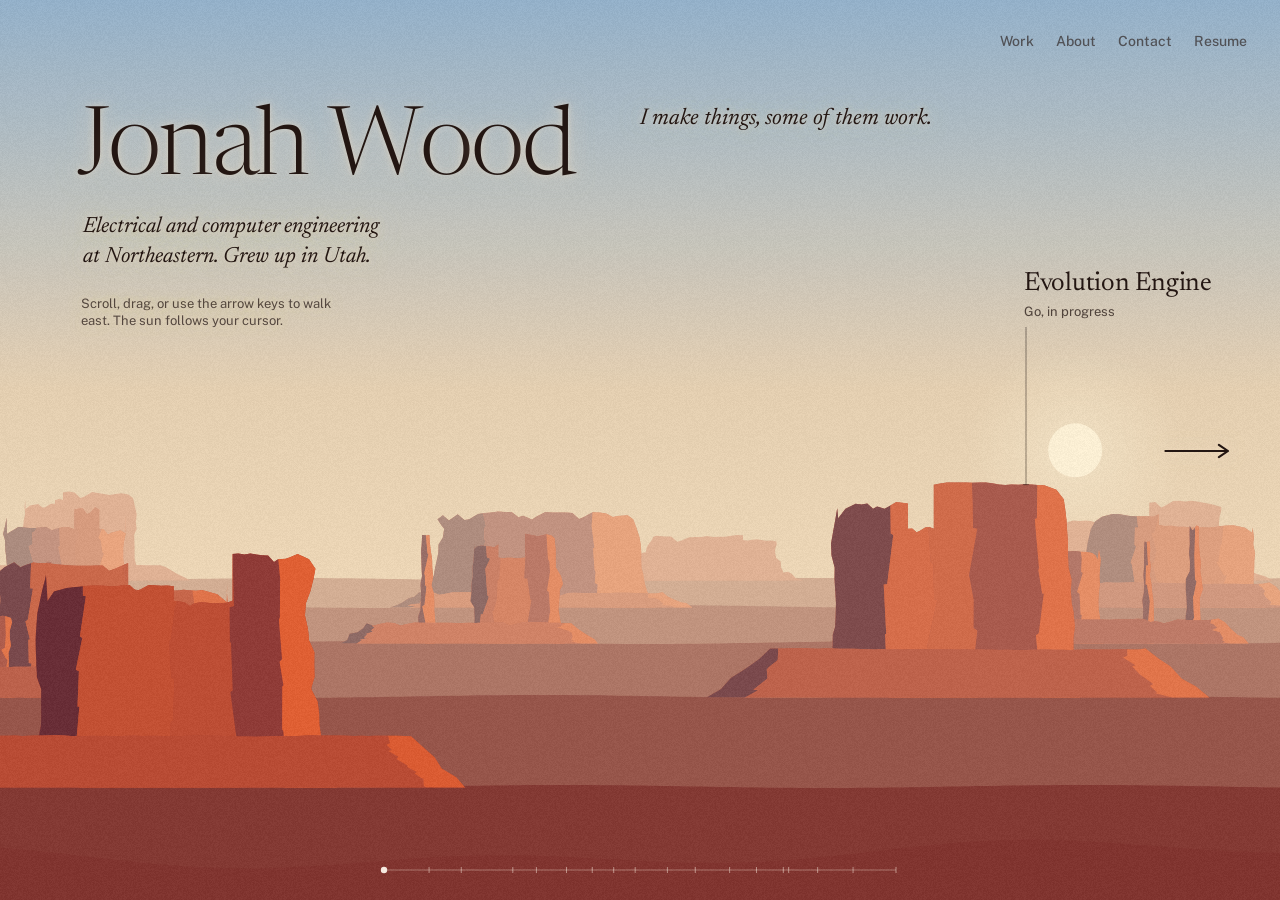
<file: index.html>
<!doctype html>
<html lang="en">
<head>
<meta charset="utf-8">
<meta name="viewport" content="width=device-width, initial-scale=1, viewport-fit=cover">
<title>Jonah Wood</title>
<meta name="description" content="Jonah Wood, electrical and computer engineering at Northeastern.">
<link rel="preconnect" href="https://fonts.googleapis.com">
<link rel="preconnect" href="https://fonts.gstatic.com" crossorigin>
<link href="https://fonts.googleapis.com/css2?family=Newsreader:ital,opsz,wght@0,6..72,300..600;1,6..72,300..500&family=Public+Sans:wght@300..700&family=JetBrains+Mono:wght@400;500&display=swap" rel="stylesheet">
<style>
:root{
  --ink:#231612; --halo:rgba(230,200,170,.55); --cream:#F6EBDD;
  --sheet:rgba(251,246,239,.9); --paper:#FBF6EF; --rule:rgba(35,22,18,.16); --tint:rgba(35,22,18,.045);
  --serif:"Newsreader","Iowan Old Style","Palatino Linotype",Palatino,Georgia,serif;
  --mono:"JetBrains Mono",ui-monospace,"SF Mono",Menlo,Consolas,monospace;
  --sans:"Public Sans",ui-sans-serif,system-ui,-apple-system,"Segoe UI",Helvetica,Arial,sans-serif;
  --ease:cubic-bezier(.2,.75,.1,1);
  --pad:clamp(18px,2.6vw,40px);
  --start:day;
  color-scheme:light dark;
  box-sizing:border-box;
  padding-top:env(safe-area-inset-top,0px);
  padding-bottom:env(safe-area-inset-bottom,0px);
}
/* the desert lights itself; a dark preference just starts the visit after sundown */
@media (prefers-color-scheme:dark){:root:not([data-theme="light"]){--start:night;--ink:#F6EBDD;--halo:rgba(18,18,36,.6);--sheet:rgba(22,20,36,.88);--paper:#16142A;--rule:rgba(246,235,221,.18);--tint:rgba(246,235,221,.06)}}
:root[data-theme="dark"]{--start:night;--ink:#F6EBDD;--halo:rgba(18,18,36,.6);--sheet:rgba(22,20,36,.88);--paper:#16142A;--rule:rgba(246,235,221,.18);--tint:rgba(246,235,221,.06)}
*,*::before,*::after{box-sizing:inherit}
html{height:100%;scroll-padding-top:env(safe-area-inset-top,0px);background:#1a1420}
body{height:100%;margin:0;overflow:hidden;background:#1a1420;color:var(--ink);font-family:var(--sans);-webkit-font-smoothing:antialiased;overscroll-behavior:none}
a{color:inherit}
button{font:inherit;color:inherit;background:none;border:0;padding:0;cursor:pointer;text-align:left}
:focus-visible{outline:1.5px solid currentColor;outline-offset:5px;border-radius:2px}

#scene{position:fixed;inset:0;width:100%;height:100%;touch-action:none;cursor:grab}
body.dragging #scene,body.dragging{cursor:grabbing}
#world{position:fixed;inset:0;pointer-events:none;overflow:hidden}
.it{position:absolute;left:0;top:0;pointer-events:auto;color:var(--ink);
  text-shadow:0 0 22px var(--halo),0 0 6px var(--halo);transition:color 1.2s ease,opacity .6s ease;will-change:transform}
.it.gone{visibility:hidden}

/* name */
.name h1{margin:0;font-family:var(--serif);font-weight:300;font-size:clamp(3rem,7.4vw,7.6rem);line-height:.92;letter-spacing:-.025em;font-variation-settings:"opsz" 72}
.name h1 span{display:inline-block;transition:transform .9s var(--ease)}
.name p{margin:18px 0 0 .3em;font-family:var(--serif);font-size:clamp(1.05rem,1.1vw + .5rem,1.4rem);line-height:1.35;max-width:26ch;font-style:italic}
.name .hint{margin-top:22px;font-family:var(--sans);font-style:normal;font-size:.8125rem;opacity:.72;max-width:34ch}

/* loose fragments */
.frag{max-width:30ch;font-family:var(--serif);font-style:italic;font-size:clamp(1.15rem,1.1vw + .55rem,1.6rem);line-height:1.32;font-weight:400}
.frag.small{font-style:normal;font-family:var(--sans);font-size:.9375rem;line-height:1.5;max-width:34ch;font-weight:400}
.frag.small b{font-weight:600}

/* projects and tools, anchored to the land */
.proj .lb{display:block}
.proj .tt{display:block;font-family:var(--serif);font-size:clamp(1.3rem,1.3vw + .6rem,2rem);line-height:1.1;letter-spacing:-.01em;font-weight:400}
.proj.tool .tt{font-family:var(--sans);font-size:1rem;font-weight:600;letter-spacing:0}
.proj .mt{display:block;margin-top:5px;font-size:.8125rem;opacity:.75}
.proj .tt::after{content:"\2193";display:inline-block;margin-left:.3em;opacity:0;transform:translateY(-.35em);transition:opacity .35s ease,transform .5s var(--ease)}
.proj:hover .tt::after,.proj .lb:focus-visible .tt::after{opacity:.8;transform:none}
.proj .ex{display:none}

/* contact */
.contact .mail{font-family:var(--serif);font-weight:300;font-size:clamp(1.9rem,5.4vw,5.4rem);line-height:1;letter-spacing:-.02em;white-space:nowrap;
  display:inline-block;transform-origin:0 100%;transition:transform .7s var(--ease),font-weight .7s var(--ease)}
.contact .mail:hover{transform:skewX(-10deg);font-weight:400}
.contact .row{display:flex;flex-wrap:wrap;gap:8px 24px;margin-top:20px;font-size:.9375rem;font-weight:500}
.contact .row a,.contact .row button{text-decoration:underline;text-underline-offset:4px;text-decoration-thickness:1px}
.contact .st{display:block;margin-top:12px;font-size:.8125rem;opacity:.75;min-height:1.2em}

/* down in the rockies */
#deep{position:fixed;inset:0;pointer-events:none;color:var(--ink);text-shadow:0 0 22px var(--halo),0 0 6px var(--halo);transition:color 1.2s ease;will-change:transform;transform:translate3d(0,100vh,0)}
.scene .back,#deep .dp,#city .sheet{pointer-events:auto}
.scene .back{position:absolute;top:var(--pad);left:var(--pad);display:flex;align-items:center;gap:10px;font-family:var(--serif);font-size:1.25rem}
.scene .back svg{width:13px;height:13px;fill:none;stroke:currentColor;stroke-width:1.6;stroke-linecap:round;stroke-linejoin:round;transition:transform .5s var(--ease)}
#deep .back:hover svg{transform:translateY(-3px)}
#city .back:hover svg{transform:translateX(3px)}
#deep .dp{position:absolute;left:calc(var(--pad)*2.2);top:clamp(84px,17vh,19vh);max-width:52ch;max-height:calc(100% - clamp(84px,17vh,19vh) - 24px);overflow:auto;scrollbar-width:none}
#deep h2{margin:0;font-family:var(--serif);font-weight:300;font-size:clamp(2.2rem,min(5vw,8.5vh),5rem);line-height:.98;letter-spacing:-.02em;font-variation-settings:"opsz" 72}
#deep .dm{margin:14px 0 0;font-size:.875rem;opacity:.75}
#deep .dx p{margin:14px 0 0;font-size:1.0625rem;line-height:1.55}
#deep .dx a{display:inline-block;margin-top:16px;font-size:.9375rem;font-weight:600;text-underline-offset:4px;text-decoration-thickness:1px}
body.deep #scene{cursor:default}

/* along the coast in maine: the resume, laid out the way the desert is */
#city{position:fixed;inset:0;pointer-events:none;touch-action:none;overflow:hidden;will-change:transform;transform:translate3d(-100vw,0,0)}
#cworld{position:absolute;inset:0;pointer-events:none}
.scene .back:focus-visible{outline:none;text-decoration:underline;text-underline-offset:5px}
.name h2{margin:0;font-family:var(--serif);font-weight:300;font-size:clamp(3rem,7.4vw,7.6rem);line-height:.92;letter-spacing:-.025em;font-variation-settings:"opsz" 72}
#city .proj a.lb{text-decoration:none}
#city .proj a.lb:hover .tt{text-decoration:underline;text-underline-offset:5px;text-decoration-thickness:1px}
#city .proj .pd{margin:10px 0 0;max-width:32ch;font-size:.875rem;line-height:1.5}
#city .end .row{display:flex;flex-wrap:wrap;gap:8px 22px;margin-top:16px;font-size:.9375rem;font-weight:500}
#city .end a,#city .end button,#city .name a{text-decoration:underline;text-underline-offset:4px;text-decoration-thickness:1px}

/* corner */
.corner{position:fixed;top:var(--pad);right:var(--pad);display:flex;gap:22px;font-size:.875rem;font-weight:500;color:var(--ink);text-shadow:0 0 16px var(--halo);transition:color 1.2s ease;z-index:3}
.corner button{opacity:.62;transition:opacity .3s}
.corner button:hover,.corner button[aria-current="true"]{opacity:1}
.home{position:fixed;top:var(--pad);left:var(--pad);z-index:3;font-family:var(--serif);font-size:1.25rem;color:var(--ink);text-shadow:0 0 16px var(--halo);opacity:0;transform:translateY(-6px);transition:opacity .5s,transform .6s var(--ease),color 1.2s ease;pointer-events:none}
.home.on{opacity:1;transform:none;pointer-events:auto}

/* first-visit arrow: the trail line points east */
.arrow{position:fixed;right:calc(var(--pad)*1.3);top:50%;margin-top:-14px;z-index:3;color:var(--ink);padding:6px;opacity:0;animation:arrIn .8s .6s ease forwards;filter:drop-shadow(0 0 8px var(--halo)) drop-shadow(0 0 2px var(--halo));transition:color 1.2s ease}
.arrow svg{display:block;width:68px;height:18px;overflow:visible}
.arrow .shaft,.arrow .head{fill:none;stroke:currentColor;stroke-width:1.8;stroke-linecap:round;stroke-linejoin:round}
.arrow .shaft{stroke-dasharray:52;stroke-dashoffset:52;animation:draw .9s .7s var(--ease) forwards}
.arrow .head{stroke-dasharray:20;stroke-dashoffset:20;animation:draw .5s 1.35s var(--ease) forwards}
.arrow .mv{animation:nudge 2.4s 2s ease-in-out infinite;transform-box:fill-box}
@keyframes arrIn{to{opacity:1}}
@keyframes draw{to{stroke-dashoffset:0}}
@keyframes nudge{0%,62%,100%{transform:translateX(0)}30%{transform:translateX(6px)}}
.arrow.go{pointer-events:none;animation:none;opacity:1}
.arrow.go .mv{animation:none}
.arrow.go svg{animation:launch .9s cubic-bezier(.55,0,.15,1) forwards;transform-origin:100% 50%}
.arrow.go .shaft{animation:tail .9s cubic-bezier(.55,0,.15,1) forwards;stroke-dashoffset:0}
@keyframes launch{0%{transform:translateX(0)}28%{transform:translateX(-9px) scaleX(.82);opacity:1}65%{opacity:.9}100%{transform:translateX(170px) scaleX(1.6);opacity:0}}
@keyframes tail{0%{stroke-dasharray:52 0;stroke-dashoffset:0}28%{stroke-dasharray:52 0}100%{stroke-dasharray:14 60;stroke-dashoffset:-40}}
@media (prefers-reduced-motion:reduce){.arrow .mv{animation:none}.arrow.go svg{animation:fade .3s forwards}@keyframes fade{to{opacity:0}}}

@media (max-width:760px){
  .frag{max-width:22ch}
  .frag.small{max-width:min(30ch,74vw)}
  #deep .dp{left:var(--pad);right:var(--pad);top:14vh}
  .scene .back .lg{display:none}
  #city .proj .pd{max-width:min(28ch,74vw)}
  .contact .mail{font-size:clamp(1.5rem,7.2vw,2.4rem)}
  .corner{gap:16px;font-size:.8125rem}
  .home{font-size:1.05rem}
}
@media (prefers-reduced-motion:reduce){ .name h1 span,.contact .mail{transition-duration:.01s} }
</style>
</head>
<body>
<canvas id="scene" aria-hidden="true"></canvas>

<button class="home" id="home" type="button">Jonah Wood</button>
<nav class="corner" aria-label="Jump to">
  <button type="button" data-go="work">Work</button>
  <button type="button" data-go="about">About</button>
  <button type="button" data-go="contact">Contact</button>
  <button type="button" id="go-resume" data-resume>Resume</button>
</nav>

<button class="arrow" id="arrow" type="button" aria-label="Walk east">
  <svg viewBox="0 0 56 16" preserveAspectRatio="none" aria-hidden="true"><g class="mv"><path class="shaft" d="M2 8 H53"/><path class="head" d="M46 2.5 L53.5 8 L46 13.5"/></g></svg>
</button>

<div id="world">
  <div class="it name" data-x=".06" data-sy=".12">
    <h1 id="nm" aria-label="Jonah Wood">Jonah Wood</h1>
    <p>Electrical and computer engineering at Northeastern. Grew up in Utah.</p>
    <p class="hint">Scroll, drag, or use the arrow keys to walk east. The sun follows your cursor.</p>
  </div>

  <p class="it frag" data-x=".5" data-sy=".09">I make things, some of them work.</p>

  <div class="it proj" id="p-evo" data-x=".8" data-sy=".3" data-layer="3">
    <button class="lb" type="button"><span class="tt">Evolution Engine</span><span class="mt">Go, in progress</span></button>
    <div class="ex"><div>
      <p>Point it at any simulation that takes some parameters and gives back a score, in whatever language, and it finds the parameters that score best. Right now it runs a genetic algorithm or CMA-ES.</p>
      <p>The point is that it's easy to use. All you give it is the program and the range for each parameter, everything else has a tuned default. The goal is someone running their own sim without me there to help.</p>
      <p>Where it's going: one binary with a local web UI, where you drop in a sim, set it up without touching json, and watch it evolve live. Then Bayesian optimization for sims too expensive to run thousands of times, picking the optimizer for you, and workers on other machines or a cluster.</p>
      <a href="https://github.com/IfAnyoneCould/Evolution_Engine" target="_blank" rel="noopener">Source on GitHub</a>
    </div></div>
  </div>

  <p class="it frag" data-x="1.28" data-sy=".1">Most of my projects start with something that annoys me.</p>

  <div class="it proj tool" data-x="1.5" data-sy=".34" data-layer="4">
    <button class="lb" type="button"><span class="tt">canvas-achieve-sync</span><span class="mt">A small tool</span></button>
    <div class="ex"><div>
      <p>Pulls Canvas assignments, Achieve textbook work and the Northeastern calendar into one Google Tasks list.</p>
      <a href="https://github.com/IfAnyoneCould/canvas-achieve-sync" target="_blank" rel="noopener">Source on GitHub</a>
    </div></div>
  </div>

  <div class="it proj" data-x="1.78" data-sy=".2" data-layer="3">
    <button class="lb" type="button"><span class="tt">2D game engine</span><span class="mt">C++, SDL2, OpenGL</span></button>
    <div class="ex"><div>
      <p>An engine written from scratch, with a fixed 240 Hz physics step.</p>
      <a href="https://github.com/IfAnyoneCould/cpp-game-engine" target="_blank" rel="noopener">Source on GitHub</a>
    </div></div>
  </div>

  <p class="it frag small" data-x="2.02" data-sy=".08">Congressional Award Gold Medal. National Merit Scholar.</p>

  <div class="it proj tool" data-x="2.22" data-sy=".34" data-layer="4">
    <button class="lb" type="button"><span class="tt">neu-clubs</span><span class="mt">A small tool</span></button>
    <div class="ex"><div>
      <p>All 933 Northeastern student groups scraped into one searchable table.</p>
      <a href="https://github.com/IfAnyoneCould/neu-clubs" target="_blank" rel="noopener">Source on GitHub</a>
    </div></div>
  </div>

  <p class="it frag small" id="about-a" data-x="2.42" data-sy=".12"><b>Now</b> studying for a B.S. in Electrical and Computer Engineering at Northeastern, 2026 to 2030.</p>
  <p class="it frag small" data-x="2.72" data-sy=".08"><b>Before that</b> I was an engineering intern at Yale Cordage, a job that came out of a year of asking their engineers questions through robotics. A.S. from Salt Lake Community College.</p>

  <div class="it proj" data-x="2.98" data-sy=".24" data-layer="4">
    <button class="lb" type="button"><span class="tt">Hive 3747</span><span class="mt">FIRST Tech Challenge, lead designer</span></button>
    <div class="ex"><div>
      <p>Three seasons as lead designer, with thousands of hours in CAD across nearly every mechanism on the robot.</p>
      <p>Qualified for the World Championship all three years, and won back-to-back Utah State Inspire Awards.</p>
    </div></div>
  </div>

  <div class="it proj tool" data-x="3.3" data-sy=".34" data-layer="3">
    <button class="lb" type="button"><span class="tt">downloads-janitor</span><span class="mt">A small tool</span></button>
    <div class="ex"><div>
      <p>Archives old downloads automatically and keeps a ledger so any move can be undone.</p>
      <a href="https://github.com/IfAnyoneCould/downloads-janitor" target="_blank" rel="noopener">Source on GitHub</a>
    </div></div>
  </div>

  <div class="it proj tool" data-x="3.55" data-sy=".34" data-layer="4">
    <button class="lb" type="button"><span class="tt">cli-sync</span><span class="mt">A small tool</span></button>
    <div class="ex"><div>
      <p>Keeps my WSL command line setup matched to Windows. Links the configs, pins every tool to the version scoop has, and restores nvim plugins, so nothing gets set up twice.</p>
      <a href="https://github.com/IfAnyoneCould/cli-sync" target="_blank" rel="noopener">Source on GitHub</a>
    </div></div>
  </div>

  <div class="it proj tool" data-x="3.8" data-sy=".34" data-layer="3">
    <button class="lb" type="button"><span class="tt">wzl</span><span class="mt">A small tool</span></button>
    <div class="ex"><div>
      <p>Saves a wezterm window, with its tabs, splits, folders and nvim sessions, and opens it back up. Works for Windows and WSL panes.</p>
      <a href="https://github.com/IfAnyoneCould/wezterm-layouts" target="_blank" rel="noopener">Source on GitHub</a>
    </div></div>
  </div>

  <p class="it frag" data-x="3.85" data-sy=".1">Away from a bench I'm reading, mostly philosophy, or somewhere out here.</p>
  <div class="it proj" data-x="4.12" data-sy=".24" data-layer="3">
    <button class="lb" type="button"><span class="tt">Verilog practices</span><span class="mt">SystemVerilog, in progress</span></button>
    <div class="ex"><div>
      <p>Working toward chip design one project at a time, each harder than the last. First up is a 4-bit ALU with seven instructions and its testbench.</p>
      <a href="https://github.com/IfAnyoneCould/verilog_practices" target="_blank" rel="noopener">Source on GitHub</a>
    </div></div>
  </div>

  <p class="it frag small" data-x="4.45" data-sy=".16">Learning Rust and Verilog. Mostly writing C, C++, Go and Python, and for anything I can hold, it's Fusion 360 and a printer or laser cutter.</p>

  <div class="it contact" id="contact" data-x="4.85" data-sy=".15">
    <button class="mail" id="mail" type="button" data-addr="jonahwood1408@gmail.com" aria-describedby="cst">jonahwood1408@gmail.com</button>
    <span class="st" id="cst" role="status">Click the address to copy it.</span>
    <div class="row">
      <a href="mailto:jonahwood1408@gmail.com">Open in mail</a>
      <a href="https://github.com/IfAnyoneCould" target="_blank" rel="noopener">GitHub</a>
      <a href="https://www.linkedin.com/in/jonah-wood-1494322ab/" target="_blank" rel="noopener">LinkedIn</a>
      <button type="button" data-resume>Resume</button>
    </div>
  </div>
</div>

<section id="deep" class="scene" aria-label="Project" inert>
  <button class="back" id="back" type="button"><svg viewBox="0 0 14 14" aria-hidden="true"><path d="M7 12.5V1.8M2.2 6.4L7 1.5l4.8 4.9"/></svg><span>Back<span class="lg"> to the desert</span></span></button>
  <div class="dp"><h2 id="dt"></h2><p class="dm" id="dm"></p><div class="dx" id="dx"></div></div>
</section>

<section id="city" class="scene" aria-label="Resume" inert>
  <button class="back" id="cback" type="button"><span>Back<span class="lg"> to the desert</span></span><svg viewBox="0 0 14 14" aria-hidden="true"><path d="M1.5 7h10.7M7.6 2.2L12.5 7l-4.9 4.8"/></svg></button>
  <div id="cworld">
    <div class="it name" data-x="5.58" data-sy=".12">
      <h2>Resume</h2>
      <p>Everything on one page is <a href="resume.pdf" target="_blank" rel="noopener">here, as a PDF</a>. The long way round is along the coast.</p>
      <p class="hint">Scroll, drag, or use the arrow keys to walk west. The sun follows your cursor.</p>
    </div>

    <p class="it frag" data-x="5.14" data-sy=".09">Northeastern University, B.S. in Electrical and Computer Engineering. Expected May 2030.</p>
    <p class="it frag small" data-x="4.84" data-sy=".3"><b>Before that</b> an Associate of Science from Salt Lake Community College and an Honors Diploma from Beehive Science and Technology Academy, both in April 2026.</p>

    <div class="it proj" data-x="4.56" data-sy=".2" data-layer="3"><div class="lb"><span class="tt">Engineering Intern, Yale Cordage</span><span class="mt">Jul. to Sep. 2026, Saco, Maine</span></div></div>
    <p class="it frag small" data-x="4.3" data-sy=".08">Designed, built, budgeted, ordered, and programmed a <b>Smart Reeve Plate</b>, an end-to-end system that guides twisting-machine operators through rope reeving patterns with a scan-to-LED workflow.</p>
    <p class="it frag small" data-x="4.08" data-sy=".3">Architected the whole pipeline in Node-RED: barcode work-order scan, product-config lookup, PLC, HMI selection, pattern retrieval, and an Arduino-driven LED display on a custom-machined plate.</p>
    <p class="it frag small" data-x="3.86" data-sy=".1">Designed and tested two custom PCBs and the machined aluminum plates, and wrote the Arduino firmware that takes compact varint-encoded channel data from the PLC over serial and drives their 122 LEDs.</p>
    <p class="it frag small" data-x="3.64" data-sy=".3">Designed a human-readable topology language and a parser that compiles reeve patterns into hole-position and end-count data, with authoring tools built around documentation and ease of use.</p>
    <p class="it frag small" data-x="3.42" data-sy=".08">Built a microcontroller bridge that parses an industrial scale's RS-232 output and prints weight labels on a thermal printer.</p>
    <p class="it frag" data-x="3.2" data-sy=".3">Parsed 3,000+ rows of unstructured product data into a database, saving tens of thousands of dollars and weeks of manual work.</p>

    <div class="it proj" data-x="2.92" data-sy=".22" data-layer="4"><div class="lb"><span class="tt">Hive 3747</span><span class="mt">FIRST Tech Challenge, lead designer and build lead, 2023 to 2026</span></div></div>
    <p class="it frag" data-x="2.64" data-sy=".09">Back-to-back Utah State Inspire Awards, #1 robot-game rankings, and the World Championship all three seasons.</p>
    <p class="it frag small" data-x="2.36" data-sy=".3">Designed and fabricated virtually every mechanism on the robot for three years, drive trains, launchers, lifts, intakes, end-effectors and transfers, owned the CAD in Fusion 360, and worked closely with the programmers.</p>

    <p class="it frag small" data-x="2.08" data-sy=".12"><b>Languages</b> Java, C++, embedded C, Go and Python.</p>
    <p class="it frag small" data-x="1.84" data-sy=".3"><b>At the bench</b> Fusion 360, 3D printing, laser cutting, PCB design, Node-RED, PLC and HMI, Arduino, serial (UART and RS-232), Git.</p>
    <p class="it frag" data-x="1.58" data-sy=".1">National Merit Scholarship Finalist. Congressional Award Gold Medal.</p>
    <p class="it frag small" data-x="1.32" data-sy=".3"><b>AP Scholar with Distinction</b>, eight exams with seven 5s, including Physics C: Mechanics, Calculus AB and Computer Science A.</p>

    <div class="it proj" data-x="1.06" data-sy=".14" data-layer="3"><a class="lb" href="https://github.com/IfAnyoneCould/cpp-game-engine" target="_blank" rel="noopener"><span class="tt">cpp-game-engine</span><span class="mt">C++20</span></a><p class="pd">A 2D engine from scratch on SDL2 and OpenGL, with fixed-timestep 240 Hz physics, SAT and AABB collision, and levels painted as PNGs.</p></div>
    <div class="it proj" data-x="0.8" data-sy=".3" data-layer="4"><a class="lb" href="https://github.com/IfAnyoneCould/Evolution_Engine" target="_blank" rel="noopener"><span class="tt">Evolution Engine</span><span class="mt">Go</span></a><p class="pd">A language-agnostic black-box optimizer over a stdin/stdout pipe, with GA and CMA-ES behind one interface. Seeded, reproducible runs, with defaults tuned across 66 benchmark and control sims like cart-pole and acrobot.</p></div>
    <div class="it proj" data-x="0.54" data-sy=".12" data-layer="3"><a class="lb" href="https://github.com/IfAnyoneCould/canvas-achieve-sync" target="_blank" rel="noopener"><span class="tt">canvas-achieve-sync</span><span class="mt">Python</span></a><p class="pd">Canvas, Achieve and the Northeastern calendar, kept in one Google Tasks list.</p></div>
    <div class="it proj" data-x="0.3" data-sy=".3" data-layer="4"><a class="lb" href="https://github.com/IfAnyoneCould/neu-clubs" target="_blank" rel="noopener"><span class="tt">neu-clubs</span><span class="mt">Python</span></a><p class="pd">All 933 Northeastern student groups, scraped into one searchable table.</p></div>

    <div class="it end" data-x="0.04" data-sy=".16">
      <p class="frag">That&rsquo;s all of it.</p>
      <div class="row"><a href="resume.pdf" target="_blank" rel="noopener">View the PDF</a><a href="mailto:jonahwood1408@gmail.com">Email</a><a href="https://github.com/IfAnyoneCould" target="_blank" rel="noopener">GitHub</a><button type="button" id="cback2">Back to the desert</button></div>
    </div>
  </div>
</section>

<script>
(function(){
const cv = document.getElementById("scene"); let ctx = cv.getContext("2d");
const reduce = matchMedia("(prefers-reduced-motion: reduce)").matches;
let W=0, H=0, D=1, mob=false, CS=1;
let CAMMAX = 4.22; const JX = {work:.52, about:2.3, contact:4.22}, JUMP = {};

/* ---------- noise ---------- */
function hash(i){ i = Math.imul(i ^ 61, 0x27d4eb2d) ^ (i >>> 15); i = Math.imul(i ^ (i >>> 13), 0x85ebca6b); return ((i ^ (i >>> 16)) >>> 0) / 4294967296; }
function h2(x,y){ return hash(Math.imul(x|0, 374761393) + Math.imul(y|0, 668265263)); }
const sm = t => t*t*(3-2*t);
function n1(x){ const i = Math.floor(x), f = x - i; return hash(i) + (hash(i+1) - hash(i))*sm(f); }
function fbm(x, o){ let a = .5, s = 0, n = 0, fr = 1; for (let i=0;i<o;i++){ s += a*n1(x*fr + i*31.7); n += a; a *= .5; fr *= 2.03; } return s/n; }
const ss = (a,b,x) => { const t = Math.max(0, Math.min(1, (x-a)/(b-a))); return t*t*(3-2*t); };
const cl = (v,a=0,b=1) => Math.max(a, Math.min(b, v));
const hx = h => [parseInt(h.slice(1,3),16), parseInt(h.slice(3,5),16), parseInt(h.slice(5,7),16)];
const mix = (a,b,t) => [a[0]+(b[0]-a[0])*t, a[1]+(b[1]-a[1])*t, a[2]+(b[2]-a[2])*t];
const css = (c,a=1) => `rgba(${c[0]|0},${c[1]|0},${c[2]|0},${a})`;

/* ---------- land: flat-lit sandstone, cut like a print ---------- */
const PAL = {lit:"#F2692F", lit2:"#DD552A", mid:"#B1402C", shadow:"#772A31", deep:"#46192B",
  talus:"#8C302A", talusLit:"#C74E2D", floor:"#7C2E2B", bush:"#3E3F27", bushLit:"#575A35"};
const PALK = Object.keys(PAL), PALRGB = {}; PALK.forEach(k => PALRGB[k] = hx(PAL[k]));
const LAYERS = [
  {f:.03, base:.645, hmin:.045, hmax:.1,  kinds:["mesa","mesa","butte"], haze:.74, detail:0, spread:[1.2,2.4]},
  {f:.08, base:.675, hmin:.05,  hmax:.13, kinds:["mesa","butte","mesa"], haze:.58, detail:1, spread:[1.1,2.2]},
  {f:.16, base:.715, hmin:.07,  hmax:.18, kinds:["butte","mesa","monument","butte"], haze:.4, detail:2, spread:[1,2]},
  {f:.27, base:.775, hmin:.11,  hmax:.24, kinds:["butte","monument","mesa","spires","butte","fins"], haze:.2, detail:3, spread:[1,2.1]},
  {f:.42, base:.875, hmin:.15,  hmax:.32, kinds:["monument","butte","spires","mesa","butte","monument","fins"], haze:.03, detail:3, spread:[1.1,2.4]},
  {f:.6,  base:.95, ground:true, haze:0}
];

/* ----- formations: pedestals, blocks and spires, each cut into lit planes ----- */
function jagSide(h, w, sc){
  const pts = []; let off = 0; const n = 8 + (h/(20*sc)|0);
  for (let i=1;i<n;i++){ off += R(-1,1)*1.2*sc; if (rnd() < .25) off += R(-1,1)*R(2.5,6)*sc; off = cl(off, -w*.1, w*.1);
    const t = i/n; pts.push([t, off]); if (rnd() < .4) pts.push([t + .5/n*R(.2,.7), off]); }
  return pts;
}
function jagTop(w, sc, rough = 1){
  const top = []; const nt = 3 + (w/(7*sc)|0); let off = 0;
  for (let i=1;i<nt;i++){
    off = cl(off + R(-1,1)*1.1*sc*rough, -2*sc, 2.5*sc);
    const q = rnd();
    if (q < .1*rough && i < nt - 2){ const d = R(3,7)*sc; top.push([i/nt, off + d]); top.push([(i+.7)/nt, off + d*R(.5,1)]); i++; }
    else top.push([i/nt, off]);
  }
  return top;
}
// a jagged, mostly vertical crease from above the top to the ground
function crease(xTop, xBot, h, sc){
  const pts = [[xTop, -h - 80], [xTop, -h]]; let y = -h, x = xTop;
  while (y < 0){
    const k = cl((y + h)/h), target = xTop + (xBot - xTop)*k;
    y = Math.min(0, y + R(.1,.24)*h); x = target + R(-1,1)*R(1.5,5)*sc;
    pts.push([x, y]); if (y >= 0) break;
    x += R(-1,1)*R(2,5)*sc; pts.push([x, y + R(0,2.5)*sc]);
  }
  pts.push([x, 12]); return pts;
}
function makeBlock(x0, x1, h, sc, opt = {}){
  const w = x1 - x0, taper = opt.taper != null ? opt.taper : w*R(.01,.05);
  const flare = opt.spire ? 0 : w*R(.03,.09);
  // top: one to three levels, stepped down, with chamfered shoulders
  const segs = [0, 1], steps = [];
  if (!opt.spire && w > 50*sc && rnd() < .7){ const k = 1 + (rnd() < .4 ? 1 : 0); for (let i=0;i<k;i++) segs.push(R(.2,.8)); }
  segs.sort((a,b) => a - b);
  const main = (rnd()*(segs.length - 1))|0, lev = [];
  for (let i=0;i<segs.length-1;i++) lev.push(i === main ? 0 : h*R(.07,.24));
  const tw = w - 2*taper, tx = u => x0 + taper + tw*u;
  const top = [];
  for (let i=0;i<segs.length-1;i++){
    const u0 = segs[i], u1 = segs[i+1], d = lev[i];
    if (i > 0) steps.push(u0);
    top.push([tx(u0), -h + d]);
    for (const [u, dy] of jagTop(tw*(u1 - u0), sc, opt.rough || 1)) top.push([tx(u0 + (u1 - u0)*u), -h + d + dy]);
    top.push([tx(u1), -h + d]);
  }
  const ch = opt.spire ? 0 : Math.min(h*R(.03,.1), 14*sc), cw = tw*R(.04,.1);
  const out = [[x0 - flare, 0]];
  const sl = jagSide(h, w, sc), sr = jagSide(h, w, sc);
  const fl = t => t < .28 ? flare*Math.pow((.28 - t)/.28, 1.6) : 0;
  const damp = t => 1 - ss(.72, .97, t);
  for (const [t, dx] of sl){ if (t > .95 || h*t > h - ch - 2) continue; out.push([x0 + taper*t + dx*damp(t) - fl(t), -h*t]); }
  out.push([top[0][0], top[0][1] + ch]); out.push([top[0][0] + cw*.5, top[0][1] + ch*.35]);
  for (const p of top) if (p[0] > top[0][0] + cw && p[0] < top[top.length-1][0] - cw) out.push(p);
  const tl = top[top.length-1]; out.push([tl[0] - cw*.5, tl[1] + ch*.35]); out.push([tl[0], tl[1] + ch]);
  for (let i=sr.length-1;i>=0;i--){ const [t, dx] = sr[i]; if (t > .95 || h*t > h - ch - 2) continue; out.push([x1 - taper*t + dx*damp(t) + fl(t), -h*t]); }
  out.push([x1 + flare, 0]);
  // planes: a crease at every step, plus narrow edge faces
  let splits = steps.slice();
  if (opt.spire || w < 30*sc) splits = [R(.35,.65)];
  else { splits.push(R(.1,.28)); splits.push(R(.72,.9)); if (w > 90*sc && rnd() < .5) splits.push(R(.35,.65)); }
  splits.sort((a,b) => a - b); splits = splits.filter((u,i) => i === 0 || u - splits[i-1] > .09);
  const n = splits.length + 1;
  const bounds = splits.map(u => crease(tx(u), x0 + w*u + (u < .5 ? -1 : 1)*flare*.3, h, sc));
  const normals = Array.from({length:n}, (_,i) => i === 0 ? R(-1,-.72) : i === n-1 ? R(.72,1) : R(-.55,.55));
  return {x0: x0 - flare, x1: x1 + flare, h, out, bounds, normals, ledges:[], fracs:[], top:[x0 + taper, x1 - taper]};
}
function makePed(x0, x1, h, ext, sc){
  const out = [[x0 - ext, 0]], w = x1 - x0;
  for (let i=1;i<5;i++){ const t = i/5; out.push([x0 - ext*(1 - t) + R(-1,1)*2*sc, -h*t + R(-1,1)*1.5*sc]); }
  out.push([x0, -h]);
  for (const [u, dy] of jagTop(w, sc, .6)) out.push([x0 + w*u, -h + dy*.6]);
  out.push([x1, -h]);
  for (let i=4;i>0;i--){ const t = i/5; out.push([x1 + ext*(1 - t) + R(-1,1)*2*sc, -h*t + R(-1,1)*1.5*sc]); }
  out.push([x1 + ext, 0]);
  const bounds = [crease(x0 + w*R(.02,.06), x0 - ext*.45, h, sc), crease(x1 - w*R(.02,.06), x1 + ext*.45, h, sc)];
  const normals = [R(-.95,-.75), R(-.2,.2), R(.75,.95)];
  return {x0: x0 - ext, x1: x1 + ext, h, out, bounds, normals, ledges:[], fracs:[], top:[x0, x1]};
}
function makeForm(L, x, sc, hs){
  const kind = L.kinds[(rnd()*L.kinds.length)|0];
  const H0 = R(L.hmin, L.hmax)*H*hs;
  const blocks = []; let ped = null;
  const spire = (cx, hh) => { const sw = H0*R(.1,.17); return makeBlock(cx - sw/2, cx + sw/2, hh, sc, {taper:sw*R(.2,.3), facets:2, spire:true, rough:.5}); };
  if (kind === "mesa"){
    const w = H0*R(1.9,3.2), ph = H0*R(.16,.28);
    ped = makePed(x, x + w, ph, w*R(.08,.14), sc);
    const i0 = x + w*R(.03,.1), i1 = x + w*R(.9,.97);
    blocks.push(makeBlock(i0, i1, H0, sc));
    if (rnd() < .55){ const sw = w*R(.14,.26); const left = rnd() < .5;
      blocks.push(makeBlock(left ? i0 - sw*.4 : i1 - sw*.6, left ? i0 + sw*.6 : i1 + sw*.4, H0*R(.55,.75), sc)); }
  } else if (kind === "butte"){
    const w = H0*R(.75,1.3), pw = w*R(1.35,1.7), px = x;
    ped = makePed(px, px + pw, H0*R(.16,.28), pw*R(.12,.18), sc);
    const bx = px + (pw - w)*R(.3,.7);
    blocks.push(makeBlock(bx, bx + w, H0, sc));
  } else if (kind === "monument"){
    const w = H0*R(.8,1.2), pw = w*R(2.1,2.7);
    ped = makePed(x, x + pw, H0*R(.15,.26), pw*R(.1,.15), sc);
    const left = rnd() < .5, bx = left ? x + pw*.06 : x + pw*.94 - w;
    blocks.push(makeBlock(bx, bx + w, H0, sc));
    const ns = 1 + (rnd() < .5 ? 1 : 0);
    for (let i=0;i<ns;i++){ const cx = left ? bx + w + pw*R(.18,.34) + i*pw*.16 : bx - pw*R(.18,.34) - i*pw*.16; blocks.push(spire(cx, H0*R(.7,1.1))); }
  } else if (kind === "spires"){
    const n = 3 + (rnd()*3|0), pw = H0*R(1,1.7);
    ped = makePed(x, x + pw, H0*R(.28,.42), pw*R(.12,.2), sc);
    for (let i=0;i<n;i++) blocks.push(spire(x + pw*(i + .5 + R(-.2,.2))/n, H0*R(.5,1.1)));
  } else {
    const n = 3 + (rnd()*3|0); let cx = x;
    for (let i=0;i<n;i++){ const pw = H0*R(.14,.24); blocks.push(makeBlock(cx, cx + pw, H0*R(.6,1), sc, {taper:pw*R(.06,.14), facets:2, rough:.8})); cx += pw + pw*R(.04,.3); }
  }
  blocks.sort((a,b) => b.h - a.h);
  let xmin = Infinity, xmax = -Infinity;
  for (const b of blocks.concat(ped ? [ped] : [])){ xmin = Math.min(xmin, b.x0); xmax = Math.max(xmax, b.x1); }
  const tw = xmax - xmin, ext = tw*R(.05,.12), th = H0*R(.05,.1);
  const tal = []; const nt = 22;
  for (let i=0;i<=nt;i++){ const u = i/nt, b = Math.sin(Math.PI*u); tal.push([xmin - ext + u*(tw + ext*2) + R(-2,2)*sc, -th*Math.pow(b,.5)*(i && i<nt ? R(.75,1.1) : 0)]); }
  const tcx = (xmin + xmax)/2 + R(-.1,.1)*tw;
  return {kind, x:xmin, x1:xmax, cx:(xmin+xmax)/2, blocks, ped, tal, th, ext, H0, tsplit:crease(tcx, tcx + R(-8,8)*sc, th + 2, sc)};
}
function makeBush(x, y, s){ const b = []; const n = 4 + (rnd()*5|0); for (let i=0;i<n;i++) b.push([R(-1,1)*s, -R(0,1)*s*.9, s*R(.45,.8)]); return {x, y, b, s}; }

// highest point of a shape's outline straight up from x, relative to its base
function topAt(out, x){ let t = 0; for (let i = 0; i < out.length; i++){ const [ax, ay] = out[i], [bx, by] = out[(i + 1) % out.length]; if ((ax - x)*(bx - x) <= 0 && ax !== bx){ const y = ay + (by - ay)*(x - ax)/(bx - ax); if (y < t) t = y; } } return t; }
function buildLayer(L, cmax = CAMMAX){
  const lw = Math.ceil(W + L.f*cmax*W + 120);
  const sc = Math.max(.7, Math.min(1.4, H/860)), hs = mob ? .82 : 1;
  const base = L.base*H;
  const tops = new Float32Array(lw).fill(base);
  const forms = [], bushes = [];
  seedR(Math.round(L.f*1000) + 7 + (L.seed || 0));
  const mark = (a, b, y) => { for (let xx = Math.max(0, Math.floor(a)); xx < Math.min(lw, Math.ceil(b)); xx++) tops[xx] = Math.min(tops[xx], y); };
  if (!L.ground){
    let x = -R(20,120);
    while (x < lw){
      const fm = makeForm(L, x, sc, hs);
      forms.push(fm);
      // pines along the tops, for the coast: set on the rock's real outline, only where it's level, kept in from the edges
      if (L.pines){
        fm.pines = [];
        for (const b of fm.blocks){
          if (b.top[1] - b.top[0] < 30*sc) continue;
          for (let px = b.top[0] + R(6, 12)*sc; px < b.top[1] - 6*sc; px += R(5, 11)*sc){
            const s0 = R(10, 24)*sc*L.pines, m = s0*.34, y = topAt(b.out, px), yl = topAt(b.out, px - m), yr = topAt(b.out, px + m);
            if (px - m < b.top[0] || px + m > b.top[1] || Math.abs(yl - y) > 2*sc || Math.abs(yr - y) > 2*sc) continue;
            fm.pines.push([px, base + y + 1.5*sc, s0, R(.8, 1.2)]);
          }
        }
      }
      for (const b of fm.blocks) mark(b.top[0], b.top[1], base - b.h);
      if (fm.ped) mark(fm.ped.top[0], fm.ped.top[1], base - fm.ped.h);
      const tw = fm.x1 - fm.x;
      x = fm.x1 + tw*(R(L.spread[0], L.spread[1]) - .6) + R(10, 60)*sc;
    }
  }
  return {L, f:L.f, lw, tops, forms, bushes, base, sc};
}
let _s = 1; function seedR(v){ _s = v; }
function rnd(){ _s = (_s*16807) % 2147483647; return (_s - 1)/2147483646; }
function R(a,b){ return a + rnd()*(b-a); }

let layers = [];
function bakeAll(){ layers = LAYERS.map(buildLayer); }

function layerPal(L, S, pal = PALRGB){
  const o = {rgb:{}};
  for (const k in pal){
    let c = pal[k];
    c = mix(c, [255,150,90], S.warm*.1);
    c = mix(c, S.hor, L.haze);
    c = mix(c, S.tint, S.ta);
    c = mix(c, [44,36,70], S.dark*.5);
    o.rgb[k] = c; o[k] = css(c);
  }
  return o;
}
function poly(pts, ox, base){ ctx.beginPath(); ctx.moveTo(pts[0][0] + ox, base + pts[0][1]); for (let i=1;i<pts.length;i++) ctx.lineTo(pts[i][0] + ox, base + pts[i][1]); ctx.closePath(); }
function faces(b, ox, base, T){
  const n = b.normals.length, far = 4000;
  for (let i=0;i<n;i++){
    const A = i === 0 ? [[b.x0 - far, -b.h - 100], [b.x0 - far, 20]] : b.bounds[i-1];
    const B = i === n-1 ? [[b.x1 + far, -b.h - 100], [b.x1 + far, 20]] : b.bounds[i];
    ctx.beginPath();
    ctx.moveTo(A[0][0] + ox, base + A[0][1]);
    for (let k=1;k<A.length;k++) ctx.lineTo(A[k][0] + ox, base + A[k][1]);
    for (let k=B.length-1;k>=0;k--) ctx.lineTo(B[k][0] + ox, base + B[k][1]);
    ctx.closePath(); ctx.fillStyle = T(b.normals[i]); ctx.fill();
  }
}
function drawShape(b, ox, base, L, T, sc){
  poly(b.out, ox, base);
  ctx.fillStyle = T(0); ctx.fill();
  if (L.detail === 0) return;
  ctx.save(); ctx.clip();
  faces(b, ox, base, T);
  if (L.detail >= 2){
    ctx.lineWidth = 1.5*sc; ctx.strokeStyle = T(-1, -.3); ctx.globalAlpha = .55;
    for (const pts of b.ledges){ ctx.beginPath(); pts.forEach(([x,y],k) => k ? ctx.lineTo(x + ox, base + y) : ctx.moveTo(x + ox, base + y)); ctx.stroke(); }
    ctx.globalAlpha = 1;
  }
  if (L.detail >= 3){
    ctx.fillStyle = T(-1, -.35);
    for (const [fx, fy, fw] of b.fracs){ ctx.beginPath(); ctx.moveTo(fx + ox - fw*.5, base + fy); ctx.lineTo(fx + ox + fw*.5, base + fy + fw*3); ctx.lineTo(fx + ox + fw*.4, base); ctx.lineTo(fx + ox - fw*.8, base); ctx.closePath(); ctx.fill(); }
  }
  ctx.restore();
}
function shader(ramp, S, e, lx){
  const lightK = Math.max(.35*S.dark, cl(e*4 + .45)*(1 - S.dark*.6)), frontK = cl(e*1.8);
  return (nx, off = 0) => {
    const b = cl(.4 + .52*nx*lx*lightK + .2*(1 - Math.abs(nx))*frontK - (1 - lightK)*.12 + off);
    const f = b*3.999, i = f|0, t = f - i; return css(mix(ramp[i], ramp[i+1], t));
  };
}
function floor(col, base, ox, L, hill = 0){
  ctx.fillStyle = col;
  ctx.beginPath(); ctx.moveTo(0, H);
  for (let x=0; x<=W+10; x+=10) ctx.lineTo(x, base - 1 + Math.sin((x - ox)*.012 + L.f*40)*(L.ground ? 7 : 1.5) + (L.ground ? Math.sin((x - ox)*.004)*9 : 0) - hill*n1((x - ox)*.005 + L.f*90));
  ctx.lineTo(W, H); ctx.closePath(); ctx.fill();
}
function drawLayer(LL, S, e, lx, cv = cam, pal = PALRGB){
  const L = LL.L, ox = -cv*L.f*W + par*L.f, base = LL.base, P = layerPal(L, S, pal), sc = LL.sc;
  const T = shader([P.rgb.deep, P.rgb.shadow, P.rgb.mid, P.rgb.lit2, P.rgb.lit], S, e, lx);
  floor(P.floor, base, ox, L);
  for (const fm of LL.forms){
    if (fm.x1 + fm.ext + ox < -20 || fm.x - fm.ext + ox > W + 20) continue;
    for (const b of fm.blocks) drawShape(b, ox, base, L, T, sc);
    if (fm.ped) drawShape(fm.ped, ox, base, L, T, sc);
    if (fm.pines) drawPines(fm.pines, ox, P, S, e, lx);
  }
  if (LL.light) drawLight(LL.light, ox, T, S, e);
}

/* ---------- the rockies: down the page, where each project lives ---------- */
const MPAL = {r0:"#29283F", r1:"#434360", r2:"#6B6A85", r3:"#9D97A6", r4:"#CDC2BA",
  s0:"#5A6792", s1:"#8995BC", s2:"#BCC6DF", s3:"#E3E7F0", s4:"#FBF7F0",
  t0:"#0F1E19", t1:"#17301F", t2:"#234427", t3:"#315A30", t4:"#43703D", floor:"#1C3322", meadow:"#3F5E36"};
const MPALRGB = {}; for (const k in MPAL) MPALRGB[k] = hx(MPAL[k]);
const rampOf = (P, c) => [0,1,2,3,4].map(i => P.rgb[c + i]);
const MLAYERS = [
  {f:.03, base:.6,  hmin:.08, hmax:.32, haze:.7,  detail:1, snowH:.15},
  {f:.08, base:.67, hmin:.07, hmax:.29, haze:.5,  detail:2, snowH:.145},
  {f:.16, base:.76, hmin:.05, hmax:.25, haze:.3,  detail:2, snowH:.18, trees:1.4, tree:7,  treeline:.08},
  {f:.27, base:.86, hmin:.03, hmax:.17, haze:.14, detail:3, snowH:.14, trees:2,   tree:12, treeline:.1},
  {f:.42, base:.95, haze:.03, forest:true, trees:2.4, tree:26, treeline:.04},
  {f:.6,  base:.985, ground:true, haze:0}
];
// one continuous ridge per range: folded noise gives sharp crests and rounder saddles
function ridgeline(L, seed, sc){
  const k = 1/(H*.36), o = seed*37.1 + L.f*113, pts = [];
  const rg = t => { const v = 1 - Math.abs(2*n1(t) - 1); return v*v; };
  for (let x = -40; x <= W + 80; x += R(2,4)*sc){
    const t = x*k + o;
    const v = (.38*rg(t) + .36*rg(t*2.13 + 5.2) + .18*rg(t*4.4 + 9.7) + .08*n1(t*9.1 + 3.3))*(.55 + .45*n1(t*.33 + 1.7));
    // lower on the left, so the words have sky
    const lo = mob ? .85 : .55 + .45*ss(0, .65, x/W);
    pts.push([x, -H*(L.hmin + (L.hmax - L.hmin)*v)*lo + R(-1,1)*H*.002]);
  }
  return pts;
}
function makeRange(pts, L, sc){
  // summits and saddles, ignoring anything without real prominence
  const prom = H*.035, ex = []; let up = true, c = 0;
  for (let i=1;i<pts.length;i++){
    const y = pts[i][1];
    if (up){ if (y < pts[c][1]) c = i; else if (y > pts[c][1] + prom){ ex.push(c); up = false; c = i; } }
    else { if (y > pts[c][1]) c = i; else if (y < pts[c][1] - prom){ ex.push(c); up = true; c = i; } }
  }
  // each face lit by the slope it actually has. a summit shows a front face between two spurs,
  // a saddle drops a single gully, and long faces get a gully of their own
  const nrm = (a, b) => { const sl = (pts[b][1] - pts[a][1])/Math.max(1, pts[b][0] - pts[a][0]); return (sl < 0 ? -1 : 1)*(.25 + .6*Math.min(1, Math.abs(sl)*1.5)); };
  const E = [0, ...ex, pts.length - 1], bounds = [], normals = [], gullies = [];
  for (let j=0;j<E.length-1;j++){
    const a = E[j], b = E[j+1], n = nrm(a, b), seg = pts[b][0] - pts[a][0];
    if (j === 0) normals.push(n);
    if (seg > 90*sc && b - a > 4){
      const g = a + ((b - a)*R(.48,.55)|0), gx = pts[g][0];
      bounds.push(crease(gx, gx + R(-.04,.04)*seg, -pts[g][1], sc)); normals.push(cl(n + R(-.25,.25), -1, 1)); gullies.push(gx);
    }
    if (j === E.length - 2) break;
    const x = pts[b][0], hb = -pts[b][1], c = E[j+2], seg2 = pts[c][0] - x, nNext = nrm(b, c);
    if (pts[b][1] < pts[a][1] && pts[b][1] < pts[c][1]){
      bounds.push(crease(x, x - R(.18,.35)*seg, hb, sc)); normals.push(R(-.2,.2));
      bounds.push(crease(x, x + R(.18,.35)*seg2, hb, sc)); normals.push(nNext);
    } else { bounds.push(crease(x, x + R(-.06,.06)*Math.min(seg, seg2), hb, sc)); normals.push(nNext); gullies.push(x); }
  }
  const h = -Math.min(...pts.map(q => q[1]));
  let sn = null;
  if (L.snowH){
    // a ragged snowline, with streaks down the gullies where it lasts longest
    const sy = -H*L.snowH, o = L.f*211, line = x => sy + H*.03*(2*n1(x/(H*.1) + o) - 1) + H*.01*(2*n1(x/(H*.025) + o*2) - 1);
    const q = [];
    for (let x = -40; x <= W + 80; x += R(4,8)*sc) q.push([x, line(x)]);
    for (const gx of gullies){ const w = R(2,5)*sc; q.push([gx - w, line(gx - w)], [gx + R(-1,1)*sc, line(gx) + H*R(.02,.07)], [gx + w, line(gx + w)]); }
    q.sort((a,b) => a[0] - b[0]);
    sn = [[-60, -H], ...q, [W + 100, sy], [W + 100, -H]];
  }
  return {x0:-40, x1:W + 80, h, out:[[-40, 0], ...pts, [W + 80, 0]], bounds, normals, ledges:[], fracs:[], snow:sn};
}
function buildRange(L, seed){
  const sc = Math.max(.7, Math.min(1.4, H/860)), base = L.base*H;
  seedR(seed*7919 + Math.round(L.f*1000) + 3);
  const peaks = [], trees = [], tl = H*(L.treeline || 0);
  // a ragged top edge for the timber, so rock between the trees still reads as forest
  const tk = x => L.forest ? .45 + 1.1*n1(x*.006 + seed*13.1) : 1;
  const timber = (a, b, lo, hi) => { const pts = [[a - 10, 20]]; for (let x = a; x <= b; x += R(6,14)*sc) pts.push([x, -tl*tk(x)*R(lo, hi)]); pts.push([b + 10, -tl*lo], [b + 10, 20]); return pts; };
  if (!L.ground && !L.forest){
    const rg = makeRange(ridgeline(L, seed, sc), L, sc);
    if (L.trees) rg.wood = timber(rg.x0, rg.x1, .55, 1.1);
    peaks.push(rg);
  }
  if (L.trees){
    const lw = Math.ceil(W + 120), sky = new Float32Array(lw).fill(0);
    for (const pk of peaks) for (let i=1;i<pk.out.length;i++){
      const [ax, ay] = pk.out[i-1], [bx, by] = pk.out[i]; if (bx <= ax) continue;
      for (let xx = Math.ceil(ax); xx <= bx; xx++){ const j = xx + 40; if (j >= 0 && j < lw) sky[j] = Math.min(sky[j], ay + (by - ay)*(xx - ax)/(bx - ax)); }
    }
    for (let x = -20; x < W + 20; x += R(2.5,6)*sc/L.trees){
      const climb = L.forest ? tl*tk(x) : Math.min(-sky[cl(Math.round(x) + 40, 0, lw-1)], tl);
      trees.push([x, -climb*Math.pow(rnd(), 1.2), L.tree*sc*R(.55,1.45), R(.8,1.2)]);
    }
    trees.sort((a,b) => a[1] - b[1]);
  }
  return {L, base, sc, peaks, trees, band: L.forest ? timber(-40, W + 40, .35, .65) : null};
}
let rockies = [], rockSeed = -1;
function bakeRockies(seed){ rockSeed = seed; rockies = MLAYERS.map(L => buildRange(L, seed)); rcU = null; }

// the rockies and boston hold still, so whichever you're in is painted once and only repainted,
// a few layers a frame, when the light moves
const rc = [document.createElement("canvas"), document.createElement("canvas")];
let rcU = null, rcJob = null, rcFade = 1, rcScene = null;
const ROCK = {layers: () => rockies, steps: rangeSteps};
function light(u){ const e = Math.sin(Math.PI*(u*1.2 - .1)); return {u, e, S:sky(e), lx:cl((u - .5)*2.4, -1, 1)}; }
function rcClear(c){ const g = c.getContext("2d"); if (c.width !== W*D || c.height !== H*D){ c.width = W*D; c.height = H*D; } else { g.setTransform(1,0,0,1,0,0); g.clearRect(0, 0, c.width, c.height); } g.setTransform(D,0,0,D,0,0); return g; }
// runs one slice of a layer's drawing into g; true once the layer is finished
function paintStep(g, it){ const m = ctx; ctx = g; try { return it.next().done; } finally { ctx = m; } }
function paintLayer(g, LL, Lt){ const it = rcScene.steps(LL, Lt.S, Lt.e, Lt.lx); while (!paintStep(g, it)); }
function paintScene(sc){ if (sc) rcScene = sc; const g = rcClear(rc[0]), Lt = light(u); for (const LL of rcScene.layers()) paintLayer(g, LL, Lt); rcU = u; rcJob = null; rcFade = 1; }
function drawScene(dt){
  if (!rcScene) return;
  if (rcU === null) paintScene();
  const Ls = rcScene.layers();
  if (!rcJob && rcFade >= 1 && Math.abs(u - rcU) > .005) rcJob = {Lt:light(u), i:0, g:rcClear(rc[1])};
  if (rcJob){
    const t0 = performance.now();
    do {
      if (!rcJob.it) rcJob.it = rcScene.steps(Ls[rcJob.i], rcJob.Lt.S, rcJob.Lt.e, rcJob.Lt.lx);
      if (paintStep(rcJob.g, rcJob.it)){ rcJob.it = null; rcJob.i++; }
    } while (rcJob.i < Ls.length && performance.now() - t0 < 4);
    if (rcJob.i >= Ls.length){ rc.reverse(); rcU = rcJob.Lt.u; rcJob = null; rcFade = 0; }
  }
  // cross-fade from the old light to the new
  rcFade = Math.min(1, rcFade + dt/90);
  if (rcFade < 1) ctx.drawImage(rc[1], 0, 0, W, H);
  ctx.globalAlpha = rcFade; ctx.drawImage(rc[0], 0, 0, W, H); ctx.globalAlpha = 1;
}
function drawSnow(b, ox, base, T){
  if (!b.snow) return;
  ctx.save(); poly(b.out, ox, base); ctx.clip(); poly(b.snow, ox, base); ctx.clip();
  faces(b, ox, base, T);
  ctx.restore();
}
function* drawTrees(LL, ox, base, T){
  const lit = [T(-.8), T(.8)], tr = LL.trees;
  // a few dozen at a time, back to front, so the forest still overlaps itself
  for (let c=0;c<tr.length;c+=24) for (let si=0;si<2;si++){
    const side = si ? 1 : -1; ctx.beginPath();
    for (let i=c;i<Math.min(tr.length, c + 24);i++){
      const [x, y, s, wk] = tr[i], X = x + ox, Y = base + y, w = s*.32*wk*side;
      ctx.moveTo(X, Y - s); ctx.lineTo(X + w*.42, Y - s*.62); ctx.lineTo(X + w*.26, Y - s*.6); ctx.lineTo(X + w*.72, Y - s*.3);
      ctx.lineTo(X + w*.5, Y - s*.28); ctx.lineTo(X + w, Y); ctx.lineTo(X, Y); ctx.closePath();
    }
    ctx.fillStyle = lit[si]; ctx.fill();
    if (si) yield;
  }
}
// a generator so a relight can stop between peaks and every few dozen trees, and pick up next frame
function* rangeSteps(LL, S, e, lx){
  const L = LL.L, ox = 0, base = LL.base, P = layerPal(L, S, MPALRGB), sc = LL.sc;
  const rock = shader(rampOf(P, "r"), S, e, lx), snow = shader(rampOf(P, "s"), S, e, lx), tree = shader(rampOf(P, "t"), S, e, lx), wood = tree(-.5);
  // foothills under the peaks, coloured like their lower slopes so they don't read as terraces
  floor(L.ground ? P.meadow : L.forest ? P.floor : L.trees ? wood : rock(-.15), base, ox, L, L.ground || L.forest ? 0 : H*.025);
  if (LL.band){ poly(LL.band, ox, base); ctx.fillStyle = wood; ctx.fill(); }
  for (const pk of LL.peaks){
    drawShape(pk, ox, base, L, rock, sc); drawSnow(pk, ox, base, snow);
    if (pk.wood){ ctx.save(); poly(pk.out, ox, base); ctx.clip(); poly(pk.wood, ox, base); ctx.fillStyle = wood; ctx.fill(); ctx.restore(); }
    yield;
  }
  if (LL.trees.length) yield* drawTrees(LL, ox, base, tree);
  // haze pooling in the valley at the foot of each range, carried on down over its foothills
  for (const pk of LL.peaks){
    const g = ctx.createLinearGradient(0, base - pk.h*.7, 0, base);
    g.addColorStop(0, css(S.hor, 0)); g.addColorStop(1, css(S.hor, .55));
    ctx.save(); poly([[-40, H], ...pk.out.slice(1, -1), [W + 80, H]], ox, base); ctx.clip(); ctx.fillStyle = g; ctx.fillRect(-50, base - pk.h - 10, W + 150, H); ctx.restore();
  }
}

/* ---------- the maine coast, where the resume is: the desert's rock gone to granite, with the sea for a floor ---------- */
const COASTPAL = {lit:"#EAE4D0", lit2:"#CCC6B0", mid:"#9B9A8D", shadow:"#606A6B", deep:"#36434E",
  talus:"#767C74", talusLit:"#B0AF9C", floor:"#5C8099", bush:"#2F4A3B", bushLit:"#4A6A4F",
  p0:"#1B2E26", p1:"#26402F", p2:"#35553C", p3:"#4A6C4B", p4:"#61845C"};
const COASTRGB = {}; for (const k in COASTPAL) COASTRGB[k] = hx(COASTPAL[k]);
const CLAYERS = [
  {f:.03, base:.63,  hmin:.03, hmax:.075, kinds:["mesa","mesa","butte"], haze:.74, detail:0, spread:[1.3,2.6], seed:300},
  {f:.08, base:.66,  hmin:.035, hmax:.1,  kinds:["mesa","butte","mesa"], haze:.56, detail:1, spread:[1.2,2.4], seed:300, pines:.45},
  {f:.16, base:.705, hmin:.05, hmax:.14,  kinds:["butte","mesa","monument"], haze:.36, detail:2, spread:[1.1,2.2], seed:300, pines:.6},
  {f:.27, base:.77,  hmin:.08, hmax:.19,  kinds:["butte","monument","mesa","spires"], haze:.18, detail:3, spread:[1.1,2.3], seed:300, pines:.8},
  {f:.42, base:.875, hmin:.1,  hmax:.24,  kinds:["monument","butte","spires","mesa"], haze:.03, detail:3, spread:[1.3,2.6], seed:300, pines:1},
  {f:.6,  base:.955, ground:true, haze:0, seed:300}
];
let clayers = [], CMAXC = 5.52, ccam = 0, ccamT = 0;
const clampC = v => cl(v, 0, CMAXC);
function bakeCoast(){
  clayers = CLAYERS.map(L => buildLayer(L, CMAXC + 1));
  // a lighthouse out on a point, a little way along
  const LL = clayers[3], want = (4.5*CS - .4)*LL.f*W + W*.72;
  // somewhere wide and level enough that the tower's footing sits well inside the rock
  const sc = LL.sc, foot = 11*sc; let best = null;
  for (const fm of LL.forms) for (const b of fm.blocks){
    if (b.top[1] - b.top[0] < foot*5) continue;
    for (let x = b.top[0] + foot*2; x < b.top[1] - foot*2; x += 4*sc){
      const y = topAt(b.out, x), flat = Math.max(Math.abs(topAt(b.out, x - foot*1.6) - y), Math.abs(topAt(b.out, x + foot*1.6) - y));
      if (flat > 1.5*sc) continue;
      const score = Math.abs(x - want) - b.h*.5;
      if (!best || score < best.score) best = {score, x, y, fm};
    }
  }
  if (best){ LL.light = {x:best.x, y:LL.base + best.y, sc}; best.fm.pines = best.fm.pines && best.fm.pines.filter(p => Math.abs(p[0] - best.x) > 26*sc); }
}
function drawPines(pines, ox, P, S, e, lx){
  const T = shader([P.rgb.p0, P.rgb.p1, P.rgb.p2, P.rgb.p3, P.rgb.p4], S, e, lx);
  for (const side of [-1, 1]){
    ctx.fillStyle = T(side*.8); ctx.beginPath();
    for (const [x, y, s, wk] of pines){
      const X = x + ox; if (X < -20 || X > W + 20) continue;
      const w = s*.3*wk*side;
      ctx.moveTo(X, y - s); ctx.lineTo(X + w*.45, y - s*.6); ctx.lineTo(X + w*.28, y - s*.58); ctx.lineTo(X + w*.75, y - s*.26); ctx.lineTo(X + w*.5, y - s*.24); ctx.lineTo(X + w, y); ctx.lineTo(X, y); ctx.closePath();
    }
    ctx.fill();
  }
}
function drawLight(L, ox, T, S, e){
  const x = L.x + ox, y = L.y, s = L.sc, h = 64*s, w0 = 11*s, w1 = 7*s;
  if (x < -300 || x > W + 300) return;
  ctx.fillStyle = css(mix([248,244,236], S.hor, .15)); ctx.beginPath(); ctx.moveTo(x - w0, y); ctx.lineTo(x - w1, y - h); ctx.lineTo(x + w1, y - h); ctx.lineTo(x + w0, y); ctx.fill();
  ctx.fillStyle = "rgba(40,30,40,.14)"; ctx.beginPath(); ctx.moveTo(x, y); ctx.lineTo(x, y - h); ctx.lineTo(x + w1, y - h); ctx.lineTo(x + w0, y); ctx.fill();
  ctx.fillStyle = css(mix([168,52,44], S.hor, .15)); ctx.fillRect(x - w1 - 2*s, y - h - 5*s, (w1 + 2*s)*2, 5*s); ctx.fillRect(x - w1*.8, y - h - 17*s, w1*1.6, 12*s);
  ctx.beginPath(); ctx.moveTo(x - w1, y - h - 17*s); ctx.lineTo(x, y - h - 25*s); ctx.lineTo(x + w1, y - h - 17*s); ctx.fill();
  const nk = cl((.04 - e)/.26), ly = y - h - 11*s;
  ctx.fillStyle = css([255,236,190], .5 + .5*nk); ctx.fillRect(x - w1*.5, ly - 3*s, w1, 6*s);
  // after dark, the beam goes round
  if (nk > .02 && !reduce){
    const a = performance.now()/1000*.9, dir = Math.cos(a), len = W*.5*Math.abs(dir) + 40, sp = 22*s;
    const g = ctx.createLinearGradient(x, ly, x + Math.sign(dir)*len, ly);
    g.addColorStop(0, `rgba(255,236,190,${(.42*nk).toFixed(3)})`); g.addColorStop(1, "rgba(255,236,190,0)");
    ctx.fillStyle = g; ctx.beginPath(); ctx.moveTo(x, ly); ctx.lineTo(x + Math.sign(dir)*len, ly - sp); ctx.lineTo(x + Math.sign(dir)*len, ly + sp); ctx.fill();
  }
}
// open water out to the horizon, behind the headlands, with the sun lying on it
function drawSea(S, e, lx, time){
  const y0 = H*.625, nk = cl((.04 - e)/.26), g = ctx.createLinearGradient(0, y0, 0, H);
  g.addColorStop(0, css(mix(COASTRGB.floor, S.hor, .55))); g.addColorStop(1, css(mix(COASTRGB.floor, S.tint, .25)));
  ctx.fillStyle = g; ctx.fillRect(-10, y0, W + 20, H - y0);
  const sx = u*W, gl = css(mix(S.sun, [255,255,255], .3), .55*(1 - nk*.7));
  ctx.fillStyle = gl;
  for (let i = 0; i < 26; i++){
    const yy = y0 + 3 + i*i*.5, w = (40 + i*9)*(.7 + .3*Math.sin(time*1.3 + i*1.7)), xx = sx + Math.sin(i*2.3 + time*.4)*i*3;
    if (yy > H) break;
    ctx.globalAlpha = .7 - i/40; ctx.fillRect(xx - w/2, yy, w, 1.2);
  }
  ctx.globalAlpha = 1;
}
function cLayerAt(li, sx){ const L = clayers[li]; if (!L) return null; return L.tops[cl(Math.round(sx + ccam*L.f*W - par*L.f), 0, L.lw - 1)]; }

/* ---------- sky ---------- */
const KEYS = [
  [-.32,{top:"#0B0A18",mid:"#171428",hor:"#2E2238",sun:"#FF8A4A",tint:"#15172E",ta:.55,dark:1,warm:0}],
  [-.07,{top:"#2A2448",mid:"#7A4C66",hor:"#E0866A",sun:"#FF7A40",tint:"#4A2F55",ta:.28,dark:.55,warm:.4}],
  [.07, {top:"#B8B3C0",mid:"#F0C597",hor:"#F8D6A4",sun:"#FFE7B8",tint:"#FF9A55",ta:.06,dark:0,warm:1}],
  [.3,  {top:"#93B3CE",mid:"#E8D3B6",hor:"#F4DDBC",sun:"#FFF4DA",tint:"#FFFFFF",ta:0,dark:0,warm:.3}],
  [1,   {top:"#86ACCE",mid:"#DCD6CB",hor:"#EFE0CA",sun:"#FFFBF0",tint:"#E6EEFF",ta:.04,dark:0,warm:0}]
];
function sky(e){
  let i = 0; while (i < KEYS.length-2 && e > KEYS[i+1][0]) i++;
  const [e0,a] = KEYS[i], [e1,b] = KEYS[i+1], t = cl((e-e0)/(e1-e0)), o = {};
  for (const k of ["top","mid","hor","sun","tint"]) o[k] = mix(hx(a[k]), hx(b[k]), t);
  o.ta = a.ta + (b.ta - a.ta)*t; o.dark = a.dark + (b.dark - a.dark)*t; o.warm = a.warm + (b.warm - a.warm)*t;
  return o;
}
const stars = []; for (let i=0;i<220;i++) stars.push({x:hash(i*3+1), y:Math.pow(hash(i*3+2),1.5)*.6, r:.5 + hash(i*3+3)*1.1, p:hash(i*9)*6.3});

/* grain */
const grain = document.createElement("canvas"); grain.width = grain.height = 160;
{ const g = grain.getContext("2d"), im = g.createImageData(160,160);
  for (let i=0;i<im.data.length;i+=4){ const v = Math.random()*255; im.data[i]=im.data[i+1]=im.data[i+2]=v; im.data[i+3]=255; }
  g.putImageData(im,0,0); }
let grainPat = null;

/* ---------- items ---------- */
const items = [...document.querySelectorAll("#world .it")].map(el => ({
  el, X:+el.dataset.x, sy:+el.dataset.sy,
  layer: el.dataset.layer ? +el.dataset.layer : -1, lbh:0, x:0, y:0, heat:0, proj: el.classList.contains("proj")
}));
const ro = new ResizeObserver(es => es.forEach(e => { const it = items.find(i => i.el === e.target); if (it){ const lb = it.el.querySelector(".lb"); it.lbh = lb ? lb.offsetHeight : 0; } }));
items.forEach(it => ro.observe(it.el));

items.filter(i => i.proj).forEach((it, i) => {
  it.el.querySelector(".lb").addEventListener("click", () => { if (!dragMoved) goDeep(it, i); });
  it.el.addEventListener("mouseenter", () => hot = it);
  it.el.addEventListener("mouseleave", () => { if (hot === it) hot = null; });
});
// only keyboard focus walks you over; a click focuses too, and moving then would pull the button out from under the pointer
items.forEach(it => it.el.addEventListener("focusin", e => { if (!dive && e.target.matches(":focus-visible")) camT = clampCam(it.X*CS - .08); }));

/* clicking a project drops down the page into the rockies */
const world = document.getElementById("world"), deep = document.getElementById("deep"), back = document.getElementById("back");
let dive = 0, diveT = 0, sel = null;
function goDeep(it, i){
  sel = it;
  document.getElementById("dt").textContent = it.el.querySelector(".tt").textContent;
  document.getElementById("dm").textContent = it.el.querySelector(".mt").textContent;
  document.getElementById("dx").innerHTML = it.el.querySelector(".ex > div").innerHTML;
  bakeRockies(i + 1); paintScene(ROCK);
  diveT = 1; world.inert = true; deep.inert = false; document.body.classList.add("deep");
  dismissArrow(); back.focus({preventScroll:true});
}
function surface(){
  if (!diveT) return;
  diveT = 0; world.inert = false; deep.inert = true; document.body.classList.remove("deep");
  sel.el.querySelector(".lb").focus({preventScroll:true});
}
back.addEventListener("click", surface);

/* the resume is off to the west, on the coast. the wind carries you there, then you walk it like the desert */
const city = document.getElementById("city"), cback = document.getElementById("cback"), resumeB = document.getElementById("go-resume");
const seamC = document.createElement("canvas");
let trip = 0, tripT = 0, toCity = false, chot = null, cityE = null, cityS = null, cDot = 0, cDotR = 3.2, cDotHot = false;
const cDotOff = e => [e.clientX - (W*.3 + cl(cDot/CMAXC)*W*.4), e.clientY - (H - 30)];
const citems = [...document.querySelectorAll("#cworld .it")].map(el => ({el, X:+el.dataset.x, sy:+el.dataset.sy, layer:el.dataset.layer ? +el.dataset.layer : -1, lbh:0, x:0, heat:0}));
const cro = new ResizeObserver(es => es.forEach(e => { const it = citems.find(i => i.el === e.target); if (it) it.lbh = it.el.offsetHeight; }));
citems.forEach(it => {
  cro.observe(it.el);
  if (it.layer >= 0){ it.el.addEventListener("mouseenter", () => chot = it); it.el.addEventListener("mouseleave", () => { if (chot === it) chot = null; }); }
  it.el.addEventListener("focusin", e => { if (e.target.matches(":focus-visible")) ccamT = clampC(it.X*CS - .08); });
});
function goCity(){
  if (tripT) return;
  if (diveT){ surface(); toCity = true; return; }
  if (!clayers.length) bakeCoast();
  // arrive at the east end, with the camera still carrying the swoop in
  ccamT = CMAXC; ccam = reduce ? CMAXC : CMAXC + .9; cDot = CMAXC;
  tripT = 1; world.inert = true; city.inert = false; document.body.classList.add("city");
  dismissArrow(); cback.focus({preventScroll:true});
}
function leaveCity(){
  if (!tripT) return;
  tripT = 0; world.inert = false; city.inert = true; document.body.classList.remove("city");
  resumeB.focus({preventScroll:true});
}
cback.addEventListener("click", leaveCity);
document.getElementById("cback2").addEventListener("click", leaveCity);
document.querySelectorAll("[data-resume]").forEach(b => b.addEventListener("click", () => { if (!dragMoved) goCity(); }));

/* name letters rise like heat off the rock */
const nm = document.getElementById("nm");
nm.innerHTML = [...nm.textContent].map(ch => ch === " " ? " " : `<span>${ch}</span>`).join("");
const nmL = [...nm.querySelectorAll("span")];

/* fragments shed a little dust when you linger */
let hot = null, fragHot = null;
document.querySelectorAll(".frag").forEach(el => {
  el.addEventListener("mouseenter", () => fragHot = el);
  el.addEventListener("mouseleave", () => { if (fragHot === el) fragHot = null; });
});

/* contact */
const mail = document.getElementById("mail"), cst = document.getElementById("cst"); let cT;
mail.addEventListener("click", async () => {
  if (dragMoved) return;
  try { await navigator.clipboard.writeText(mail.dataset.addr); cst.textContent = "Copied to clipboard."; }
  catch(e){ location.href = "mailto:" + mail.dataset.addr; return; }
  const r = mail.getBoundingClientRect(); for (let i=0;i<60;i++) dust.push(mote(r.left + Math.random()*r.width, r.top + Math.random()*r.height, 2.5));
  clearTimeout(cT); cT = setTimeout(() => cst.textContent = "Click the address to copy it.", 2600);
});

/* ---------- camera and input ---------- */
const startNight = getComputedStyle(document.documentElement).getPropertyValue("--start").trim() === "night";
let cam = 0, camT = 0, u = startNight ? .93 : .84, uT = u, par = 0, parT = 0;
const ptr = {x:-999, y:-999, vx:0, in:false};
let down = null, dragMoved = false, dotC = 0, dotR = 3.2, dotHot = false;
const bar = () => ({x0:W*.3, x1:W*.7, y:H - 30});
// how far the pointer is from the dot on the path
const dotOff = e => { const b = bar(); return [e.clientX - (b.x0 + dotC/CAMMAX*(b.x1 - b.x0)), e.clientY - b.y]; };
const clampCam = v => cl(v, 0, CAMMAX);

addEventListener("wheel", e => {
  if (tripT){ e.preventDefault(); const d = Math.abs(e.deltaX) > Math.abs(e.deltaY) ? e.deltaX : -e.deltaY; ccamT = clampC(ccamT + d*(e.deltaMode ? 30 : 1)*.0011); return; }
  if (diveT) return; e.preventDefault(); userMoved = true; const d = Math.abs(e.deltaX) > Math.abs(e.deltaY) ? e.deltaX : e.deltaY; camT = clampCam(camT + d*(e.deltaMode ? 30 : 1)*.0011); }, {passive:false});
addEventListener("keydown", e => {
  if (e.target.closest && e.target.closest("input,textarea")) return;
  if (tripT){
    const st = {ArrowRight:.22, ArrowUp:.22, PageUp:.6, ArrowLeft:-.22, ArrowDown:-.22, PageDown:-.6}[e.key];
    if (st){ e.preventDefault(); ccamT = clampC(ccamT + st); }
    if (e.key === "Home") ccamT = CMAXC; if (e.key === "End") ccamT = 0;
  }
  if (diveT || tripT){ if (e.key === "Escape"){ surface(); leaveCity(); } return; }
  const s = {ArrowRight:.22, ArrowDown:.22, PageDown:.6, ArrowLeft:-.22, ArrowUp:-.22, PageUp:-.6}[e.key];
  if (s){ e.preventDefault(); userMoved = true; camT = clampCam(camT + s); }
  if (e.key === "Home"){ camT = 0; } if (e.key === "End"){ camT = CAMMAX; }
});
addEventListener("pointerdown", e => {
  if (tripT){
    down = {x:e.clientX, y:e.clientY, cam:ccamT, id:e.pointerId, city:true}; dragMoved = false;
    // the dot on the coast's path scrubs it, same as the desert's
    const [dx, dy] = cDotOff(e);
    if (Math.hypot(dx, dy) < (e.pointerType === "touch" ? 24 : 14)){ down.scrub = dx; dragMoved = true; document.body.classList.add("dragging"); }
    return;
  }
  if (diveT){ down = null; return; }
  down = {x:e.clientX, y:e.clientY, cam:camT, id:e.pointerId}; dragMoved = false;
  // grabbing the dot scrubs the path instead of dragging the land
  const [dx, dy] = dotOff(e);
  if (Math.hypot(dx, dy) < (e.pointerType === "touch" ? 24 : 14)){ down.scrub = dx; dragMoved = userMoved = true; document.body.classList.add("dragging"); }
});
addEventListener("pointermove", e => {
  ptr.vx = ptr.vx*.7 + (e.clientX - ptr.x)*.3; ptr.x = e.clientX; ptr.y = e.clientY; ptr.in = true;
  if (e.pointerType !== "touch") uT = cl(e.clientX/W, .005, .995);
  parT = (e.clientX/W - .5)*-24;
  dotHot = e.pointerType !== "touch" && Math.hypot(...dotOff(e)) < 14;
  cDotHot = tripT && e.pointerType !== "touch" && Math.hypot(...cDotOff(e)) < 14;
  if (down && down.city && e.pointerId === down.id && down.scrub != null) ccamT = clampC((e.clientX - down.scrub - W*.3)/(W*.4)*CMAXC);
  else if (down && down.city && e.pointerId === down.id){
    const dx = e.clientX - down.x, dy = e.clientY - down.y;
    if (!dragMoved && Math.hypot(dx, dy) > 6){ dragMoved = true; document.body.classList.add("dragging"); }
    if (dragMoved) ccamT = clampC(down.cam - (e.pointerType === "touch" && Math.abs(dy) > Math.abs(dx) ? dy : dx)/W);
  }
  else if (down && e.pointerId === down.id && down.scrub != null){ const b = bar(); camT = clampCam((e.clientX - down.scrub - b.x0)/(b.x1 - b.x0)*CAMMAX); }
  else if (down && e.pointerId === down.id){
    const dx = e.clientX - down.x, dy = e.clientY - down.y;
    if (!dragMoved && Math.hypot(dx,dy) > 6){ dragMoved = true; document.body.classList.add("dragging"); }
    if (dragMoved){
      userMoved = true;
      const d = e.pointerType === "touch" && Math.abs(dy) > Math.abs(dx) ? dy : dx;
      camT = clampCam(down.cam - d/W);
      if (e.pointerType === "touch") uT = cl(uT - (e.movementX || 0)/W*.3, .005, .995);
    }
  }
  if (!reduce && e.pointerType !== "touch" && ptr.y < H*.62 && Math.random() < .35 && sunUp > .05) dust.push(mote(ptr.x, ptr.y, .4));
});
const endDrag = () => { down = null; setTimeout(() => { dragMoved = false; }, 0); document.body.classList.remove("dragging"); };
addEventListener("pointerup", endDrag); addEventListener("pointercancel", endDrag);
document.documentElement.addEventListener("pointerleave", () => ptr.in = false);
addEventListener("click", e => { if (dragMoved){ e.preventDefault(); e.stopPropagation(); } }, true);
cv.addEventListener("click", e => { if (!dragMoved) ravens.push(raven(e.clientX, e.clientY)); });

document.querySelectorAll("[data-go]").forEach(b => b.addEventListener("click", () => { surface(); leaveCity(); camT = JUMP[b.dataset.go]; }));
const home = document.getElementById("home"); home.addEventListener("click", () => camT = 0);
const arrow = document.getElementById("arrow"); let arrowGone = false;
arrow.addEventListener("click", () => { if (!dragMoved){ userMoved = true; camT = JUMP.work; } });
function dismissArrow(){
  if (arrowGone) return; arrowGone = true;
  const r = arrow.getBoundingClientRect();
  arrow.classList.add("go");
  if (reduce) return;
  // it winds back, then bolts east and comes apart into dust
  const t0 = performance.now();
  const shed = () => {
    const k = (performance.now() - t0)/900; if (k > 1) return;
    if (k > .25){
      const e = (k - .25)/.75, x = r.left + r.width*.2 + 170*e*e*(3 - 2*e);
      for (let i=0;i<5;i++){ const m = mote(x + Math.random()*r.width*.8, r.top + r.height*.5 + (Math.random() - .5)*6, 1.2); m.vx = 1.5 + Math.random()*3; m.vy = (Math.random() - .6)*.9; m.bright = 1; dust.push(m); }
    }
    requestAnimationFrame(shed);
  };
  requestAnimationFrame(shed);
  setTimeout(() => arrow.remove(), 1200);
}
const navB = [...document.querySelectorAll("[data-go]")];

/* ---------- life ---------- */
const dust = [], ravens = [];
function mote(x, y, sp){ return {x, y, vx:(Math.random()-.3)*sp + ptr.vx*.05, vy:(Math.random()-.7)*sp*.6, l:1, s:.8 + Math.random()*1.4}; }
function raven(x, y){ return {x, y, vx:(ptr.vx > 0 ? 1 : ptr.vx < 0 ? -1 : (Math.random() < .5 ? 1 : -1))*(2.2 + Math.random()), vy:-2.6, t:Math.random()*6, s:1 + Math.random()*.3, l:1}; }
const devils = new Map();
function devil(it){ if (!devils.has(it)){ const p = []; for (let i=0;i<260;i++) p.push({a:Math.random()*6.3, h:Math.random(), w:.6 + Math.random()*.8}); devils.set(it, {p, k:0}); } return devils.get(it); }

/* ---------- frame ---------- */
let last = 0, sunUp = 1, inkState = "", lastFix = 0, drawFailed = false, userMoved = false;
function layerAt(li, sx){
  const L = layers[li]; if (!L) return null;
  const lx = Math.round(sx + cam*L.f*W - par*L.f);
  return L.tops[cl(lx, 0, L.lw-1)];
}
function drawSky(S, e, nightK, time){
  const sg = ctx.createLinearGradient(0, 0, 0, H*.72);
  sg.addColorStop(0, css(S.top)); sg.addColorStop(.6, css(S.mid)); sg.addColorStop(1, css(S.hor));
  ctx.fillStyle = sg; ctx.fillRect(0, 0, W, H);

  if (nightK > .01){
    ctx.fillStyle = "#FFF6E8";
    for (const s of stars){
      ctx.globalAlpha = nightK*(reduce ? .8 : .55 + .45*Math.sin(time*1.3 + s.p));
      const x = ((s.x*W - cam*W*.01) % W + W) % W;
      ctx.fillRect(x, s.y*H, s.r, s.r);
    }
    ctx.globalAlpha = 1;
  }
  const sunX = u*W, sunY = H*.66 - e*H*.56, sr = Math.max(14, Math.min(W,H)*.03);
  const glow = ctx.createRadialGradient(sunX, sunY, sr, sunX, sunY, sr*4);
  glow.addColorStop(0, css(S.sun, .35*(1-nightK))); glow.addColorStop(1, css(S.sun, 0));
  ctx.fillStyle = glow; ctx.fillRect(sunX - sr*4, sunY - sr*4, sr*8, sr*8);
  ctx.fillStyle = css(S.sun, 1 - nightK*.9); ctx.beginPath(); ctx.arc(sunX, sunY, sr, 0, Math.PI*2); ctx.fill();
}
function frame(now){
  const dt = Math.min(50, now - (last || now)); last = now;
  const k = 1 - Math.pow(.9, dt/16.7);
  cam += (camT - cam)*(reduce ? 1 : 1 - Math.pow(.925, dt/16.7));
  u += (uT - u)*(1 - Math.pow(.8, dt/16.7)); par += (parT - par)*k*.4;
  const e = Math.sin(Math.PI*(u*1.2 - .1)); sunUp = e;
  const S = sky(e), time = now/1000;
  dive += cl(diveT - dive, -dt/850, dt/850); if (reduce) dive = diveT;
  const off = H*(dive < .5 ? 4*dive*dive*dive : 1 - Math.pow(2 - 2*dive, 3)/2);
  if (toCity && dive === 0){ toCity = false; goCity(); }
  trip += cl(tripT - trip, -dt/900, dt/900); if (reduce) trip = tripT;
  const offX = W*(trip < .5 ? 4*trip*trip*trip : 1 - Math.pow(2 - 2*trip, 3)/2);
  const nightK = cl((.04 - e)/.26), lx = cl((u - .5)*2.4, -1, 1), litDust = mix(hx("#E9C49A"), [120,120,160], nightK*.7), darkDust = mix(hx("#A86A44"), [70,66,96], nightK*.7);
  if ((innerWidth !== W || innerHeight !== H || !layers.length) && now - lastFix > 250){ lastFix = now; resize(); }

  // the desert, pushed up and out of the way in the rockies, off to the east in boston
  if (off < H && offX < W){
    ctx.save(); ctx.translate(offX, -off);
    drawSky(S, e, nightK, time);
    for (const LL of layers){
      try { drawLayer(LL, S, e, lx); }
      catch(err){ ctx.restore && ctx.restore(); if (!drawFailed){ drawFailed = true; console.error(err); layers = []; } }
    }

    // items
    for (const it of items){
      const x = (it.X*CS - cam)*W + par*.6, y = it.sy*H;
      it.x = x; it.y = y;
      const vis = x > -700 && x < W + 60;
      it.el.classList.toggle("gone", !vis);
      if (vis) it.el.style.transform = `translate3d(${x.toFixed(1)}px,${y.toFixed(1)}px,0)`;
      if (!vis || it.layer < 0 || !layers.length) continue;
      const ax = x + 2, ty = layerAt(it.layer, ax);
      const bottom = y + it.lbh + 8;
      if (ty != null && ty > bottom){
        ctx.strokeStyle = css(inkState === "light" ? [246,235,221] : [35,22,18], .5 + .4*it.heat); ctx.lineWidth = 1 + it.heat*.5;
        ctx.beginPath(); ctx.moveTo(ax, bottom); ctx.lineTo(ax, ty); ctx.stroke();
        ctx.fillStyle = ctx.strokeStyle; ctx.fillRect(ax - 3, ty - .5, 6, 1);
      }
      // a dust devil wakes where the project stands
      const target = (hot === it || (sel === it && dive > 0)) ? 1 : 0;
      it.heat += (target - it.heat)*(1 - Math.pow(target > it.heat ? .88 : .95, dt/16.7));
      if (it.heat > .02 && ty != null){
        const dv = devil(it), hgt = Math.min(H*.4, ty - y - 20) * it.heat, sc = it.layer === 4 ? 1 : .7;
        const cx = ax + 14*sc, wd = (.6 + it.heat*.4)*Math.max(sc, .85)*1.5, sw = h => Math.sin(time*1.7 + h*3)*h*10*sc;
        // the funnel itself, a haze of dust narrow at the ground and opening upward
        const fg = ctx.createLinearGradient(0, ty, 0, ty - hgt);
        fg.addColorStop(0, css(darkDust, .45*it.heat)); fg.addColorStop(.65, css(darkDust, .2*it.heat)); fg.addColorStop(1, css(darkDust, 0));
        ctx.fillStyle = fg; ctx.beginPath(); ctx.moveTo(cx - 5*wd, ty);
        for (let i=1;i<=8;i++){ const h = i/8; ctx.lineTo(cx + sw(h) - (5 + h*h*38)*wd, ty - h*hgt); }
        for (let i=8;i>=1;i--){ const h = i/8; ctx.lineTo(cx + sw(h) + (5 + h*h*38)*wd, ty - h*hgt); }
        ctx.lineTo(cx + 5*wd, ty); ctx.closePath(); ctx.fill();
        // grains wheel round it, darker on the far side
        const tone = [css(darkDust), css(litDust)];
        for (const p of dv.p){
          if (!reduce){ p.a += (.09 + p.h*.05)*dt/16.7*p.w; p.h += .004*dt/16.7; if (p.h > 1) p.h = 0; }
          const hh = p.h, rad = (4 + hh*hh*36)*wd;
          const px = cx + Math.cos(p.a)*rad + sw(hh), py = ty - hh*hgt;
          const front = .5 + .5*Math.sin(p.a);
          ctx.globalAlpha = it.heat*(1 - hh*hh)*.9*(.35 + .65*front);
          ctx.fillStyle = tone[front > .5 ? 1 : 0]; ctx.fillRect(px, py, 1.6 + front*1.4, 1.6 + front*1.4);
        }
        ctx.globalAlpha = 1;
        // and kicks dust up off the ground
        if (!reduce && it.heat > .5 && Math.random() < .5*it.heat){ const m = mote(ax + 14*sc + (Math.random() - .5)*30*sc, ty - off, 1.4); m.vy -= .8; dust.push(m); }
      }
    }

    // path along the bottom: where you are
    const {x0:lx0, x1:lx1, y:ly} = bar(), scrub = down && down.scrub != null;
    dotC += ((scrub ? camT : cam) - dotC)*(1 - Math.pow(.5, dt/16.7));
    dotR += ((scrub || dotHot ? 5.5 : 3.2) - dotR)*k*2;
    ctx.strokeStyle = "rgba(255,240,225,.35)"; ctx.lineWidth = 1;
    ctx.beginPath(); ctx.moveTo(lx0, ly); ctx.lineTo(lx1, ly); ctx.stroke();
    ctx.fillStyle = "rgba(255,240,225,.5)";
    for (const it of items) ctx.fillRect(lx0 + cl((it.X*CS - .08)/CAMMAX)*(lx1-lx0) - .5, ly - 3, 1, 6);
    ctx.fillStyle = "rgba(255,246,236,.95)"; ctx.beginPath(); ctx.arc(lx0 + dotC/CAMMAX*(lx1-lx0), ly, dotR, 0, Math.PI*2); ctx.fill();
    ctx.restore();
  }
  if (off > 0){
    ctx.save(); ctx.translate(0, H - off);
    drawSky(S, e, nightK, time);
    try { drawScene(dt); }
    catch(err){ if (!drawFailed){ drawFailed = true; console.error(err); } rcScene = null; }
    ctx.restore();
  }
  // mid-swoop the coast reaches a little past the seam and fades out over the desert, so the two dissolve rather than butt
  const blend = offX > 0 && offX < W && !reduce, ov = blend ? Math.min(W*.3, 380)*Math.sin(Math.PI*trip) : 0, cOX = offX - W + ov;
  let mctx = null;
  if (blend){ if (seamC.width !== W*D || seamC.height !== H*D){ seamC.width = W*D; seamC.height = H*D; } mctx = ctx; ctx = seamC.getContext("2d"); ctx.setTransform(D,0,0,D,0,0); ctx.clearRect(0, 0, W, H); }
  if (offX > 0){
    ccam += (ccamT - ccam)*(reduce ? 1 : 1 - Math.pow(.925, dt/16.7));
    // the sun is yours, same as the desert; walking west only warms the light, it never moves the sun
    const prog = ss(0, 1, cl(1 - ccam/CMAXC)), eC = e, SC = sky(e), nkC = nightK, lxC = lx;
    cityE = eC; cityS = SC;
    ctx.save(); ctx.translate(cOX, 0);
    drawSky(SC, eC, nkC, time);
    // evening coming on in the west as you go
    if (prog > .01){ const wg = ctx.createLinearGradient(0, 0, W, 0); wg.addColorStop(0, `rgba(255,150,90,${(.24*prog).toFixed(3)})`); wg.addColorStop(.7, `rgba(255,190,140,${(.08*prog).toFixed(3)})`); wg.addColorStop(1, "rgba(255,190,140,0)"); ctx.fillStyle = wg; ctx.fillRect(0, 0, W, H*.72); }
    drawSea(SC, eC, lxC, time);
    for (const LL of clayers){
      try { drawLayer(LL, SC, eC, lxC, ccam, COASTRGB); }
      catch(err){ if (!drawFailed){ drawFailed = true; console.error(err); } clayers = []; }
    }
    // the resume, spread along the coast; titles stake down to the rock they stand over, like the desert's
    for (const it of citems){
      const x = (it.X*CS - ccam)*W + par*.6, y = it.sy*H, vis = x > -700 && x < W + 60;
      it.el.classList.toggle("gone", !vis);
      if (vis) it.el.style.transform = `translate3d(${x.toFixed(1)}px,${y.toFixed(1)}px,0)`;
      if (!vis || it.layer < 0 || !clayers.length) continue;
      const ax = x + 2, ty = cLayerAt(it.layer, ax), bottom = y + it.lbh + 8;
      const target = chot === it ? 1 : 0;
      it.heat += (target - it.heat)*(1 - Math.pow(target > it.heat ? .88 : .95, dt/16.7));
      if (ty != null && ty > bottom){
        ctx.strokeStyle = css(inkState === "light" ? [246,235,221] : [35,22,18], .5 + .4*it.heat); ctx.lineWidth = 1 + it.heat*.5;
        ctx.beginPath(); ctx.moveTo(ax, bottom); ctx.lineTo(ax, ty); ctx.stroke();
        ctx.fillStyle = ctx.strokeStyle; ctx.fillRect(ax - 3, ty - .5, 6, 1);
        // gulls lift off the rock where it stands
        if (it.heat > .5 && !reduce && Math.random() < .02*it.heat) ravens.push(Object.assign(raven(ax + 10, ty - 6), {gull:1}));
      }
    }
    // the path along the bottom: where you are
    const lx0 = W*.3, lx1 = W*.7, ly = H - 30;
    ctx.strokeStyle = "rgba(255,240,225,.35)"; ctx.lineWidth = 1; ctx.beginPath(); ctx.moveTo(lx0, ly); ctx.lineTo(lx1, ly); ctx.stroke();
    ctx.fillStyle = "rgba(255,240,225,.5)"; for (const it of citems) ctx.fillRect(lx0 + cl((it.X*CS - .08)/CMAXC)*(lx1 - lx0) - .5, ly - 3, 1, 6);
    const cScrub = down && down.city && down.scrub != null;
    cDot += ((cScrub ? ccamT : ccam) - cDot)*(1 - Math.pow(.5, dt/16.7));
    cDotR += ((cScrub || cDotHot ? 5.5 : 3.2) - cDotR)*k*2;
    ctx.fillStyle = "rgba(255,246,236,.95)"; ctx.beginPath(); ctx.arc(lx0 + cl(cDot/CMAXC)*(lx1 - lx0), ly, cDotR, 0, Math.PI*2); ctx.fill();
    ctx.restore();
    if (mctx){
      const fg = ctx.createLinearGradient(offX, 0, offX + ov, 0); fg.addColorStop(0, "#000"); fg.addColorStop(1, "rgba(0,0,0,0)");
      ctx.globalCompositeOperation = "destination-in"; ctx.fillStyle = fg; ctx.fillRect(0, 0, W, H); ctx.globalCompositeOperation = "source-over";
      ctx = mctx; ctx.drawImage(seamC, 0, 0, W, H);
    }
  }
  // where the coast meets the desert: a soft bank of haze riding the seam, so it's weather rather than a cut
  if (offX > 0 && offX < W){
    const sw = Math.min(W*.3, 380), hz = mix(S.hor, [255,248,238], .2), g = ctx.createLinearGradient(offX - sw, 0, offX + sw, 0);
    g.addColorStop(0, css(hz, 0)); g.addColorStop(.3, css(hz, .35)); g.addColorStop(.5, css(hz, .62)); g.addColorStop(.7, css(hz, .35)); g.addColorStop(1, css(hz, 0));
    ctx.fillStyle = g; ctx.fillRect(offX - sw, 0, sw*2, H);
    // and a little dust caught in it, drifting with the wind
    if (!reduce){ ctx.fillStyle = css(litDust, .7); for (let i = 0; i < 70; i++){ const dx = (hash(i*3 + 7) - .5)*sw*1.4, y = hash(i*3 + 8)*H; ctx.globalAlpha = (1 - Math.abs(dx)/(sw*.7))*.8; ctx.fillRect(offX + dx + Math.sin(time*2 + i)*6, y, 1.6, 1.6); } ctx.globalAlpha = 1; }
  }
  // wind streaks while you're carried across
  if (trip > 0 && trip < 1 && !reduce){
    const wk = Math.sin(Math.PI*trip);
    ctx.strokeStyle = css(litDust, .55*wk); ctx.lineWidth = 1.2; ctx.beginPath();
    for (let i=0;i<46;i++){
      const y = hash(i*7 + 1)*H, len = (80 + hash(i*7 + 2)*240)*wk, x = ((hash(i*7 + 3)*W*1.6 + offX*(1.2 + hash(i*7 + 4))) % (W*1.6)) - W*.3;
      ctx.moveTo(x, y); ctx.lineTo(x + len, y);
    }
    ctx.stroke();
  }
  world.style.transform = off || offX ? `translate3d(${offX.toFixed(1)}px,${(-off).toFixed(1)}px,0)` : "";
  deep.style.transform = `translate3d(0,${(H - off).toFixed(1)}px,0)`;
  city.style.transform = `translate3d(${cOX.toFixed(1)}px,0,0)`;

  // fragments weathering
  if (fragHot && !reduce){
    const r = fragHot.getBoundingClientRect();
    for (let i=0;i<2;i++){ const m = mote(r.right - Math.random()*r.width*.4, r.top + Math.random()*r.height, 1.4); m.vx = Math.abs(m.vx) + .8; dust.push(m); }
  }

  // motes
  ctx.fillStyle = css(litDust);
  for (let i=dust.length-1;i>=0;i--){
    const m = dust[i]; m.x += m.vx; m.y += m.vy; m.vx += .01; m.vy += .006; m.l -= .008;
    if (m.l <= 0){ dust.splice(i,1); continue; }
    ctx.globalAlpha = m.l*.7; if (m.bright){ ctx.fillStyle = inkState === "light" ? "#FBEFE2" : "#3A221B"; ctx.fillRect(m.x, m.y, m.s, m.s); ctx.fillStyle = css(litDust); } else ctx.fillRect(m.x, m.y, m.s, m.s);
  }
  if (dust.length > 400) dust.splice(0, dust.length - 400);
  ctx.globalAlpha = 1;

  // ravens
  for (let i=ravens.length-1;i>=0;i--){
    const r = ravens[i]; r.t += dt/1000;
    r.vy += (-.6 - r.vy)*.02; r.x += r.vx*dt/16.7; r.y += r.vy*dt/16.7; r.s *= .9985;
    if (r.x < -60 || r.x > W + 60 || r.y < -60){ ravens.splice(i,1); continue; }
    const fl = Math.sin(r.t*11)*.9, sz = 9*r.s, dir = Math.sign(r.vx);
    ctx.fillStyle = r.gull ? css(mix([250,248,244], [150,150,170], nightK), .95) : css(mix([24,18,18], [10,10,20], nightK), .92);
    ctx.save(); ctx.translate(r.x, r.y); ctx.scale(dir, 1);
    ctx.beginPath(); ctx.ellipse(0, 0, sz*.55, sz*.16, -.08, 0, Math.PI*2); ctx.fill();
    ctx.beginPath(); ctx.moveTo(sz*.5, -sz*.05); ctx.lineTo(sz*.78, -sz*.02); ctx.lineTo(sz*.5, sz*.08); ctx.fill();
    ctx.beginPath(); ctx.moveTo(-sz*.55, 0); ctx.lineTo(-sz*.85, -sz*.1); ctx.lineTo(-sz*.85, sz*.12); ctx.fill();
    for (const side of [-1, 1]){
      ctx.beginPath(); ctx.moveTo(-sz*.1, 0);
      ctx.quadraticCurveTo(-sz*.05, -sz*fl*.9*side, sz*.25, -sz*(.2 + fl)*side*1.1);
      ctx.quadraticCurveTo(sz*.2, -sz*fl*.3*side, sz*.2, 0); ctx.fill();
    }
    ctx.restore();
  }

  // grain
  if (!grainPat) grainPat = ctx.createPattern(grain, "repeat");
  ctx.globalAlpha = .035;
  ctx.save(); ctx.translate((Math.random()*160)|0, (Math.random()*160)|0); ctx.fillStyle = grainPat; ctx.fillRect(-160, -160, W + 320, H + 320); ctx.restore();
  ctx.globalAlpha = 1;


  // ink follows the light
  const inCity = trip > .5 && cityE != null, eI = inCity ? cityE : e, SI = inCity ? cityS : S;
  const want = eI < .05 ? "light" : "dark";
  if (want !== inkState){
    inkState = want;
    const rs = document.documentElement.style, nite = want === "light";
    rs.setProperty("--ink", nite ? "#F6EBDD" : "#231612");
    rs.setProperty("--sheet", nite ? "rgba(22,20,36,.88)" : "rgba(251,246,239,.9)"); rs.setProperty("--paper", nite ? "#16142A" : "#FBF6EF");
    rs.setProperty("--rule", nite ? "rgba(246,235,221,.18)" : "rgba(35,22,18,.16)"); rs.setProperty("--tint", nite ? "rgba(246,235,221,.06)" : "rgba(35,22,18,.045)");
  }
  if ((now|0) % 3 === 0) document.documentElement.style.setProperty("--halo", want === "light" ? "rgba(14,14,30,.55)" : css(mix(SI.mid, [255,240,220], .3), .6));

  // name shimmer
  const nr = items[0];
  if (!reduce && nr.x > -600){
    nmL.forEach((s,i) => {
      const r = s.getBoundingClientRect(), d = Math.hypot(r.left + r.width/2 - ptr.x, r.top + r.height/2 - ptr.y);
      const k2 = ptr.in ? cl(1 - d/220) : 0;
      s.style.transform = k2 > .01 ? `translateY(${(-Math.sin(time*3 + i*.8)*6 - 10)*k2}px) skewX(${Math.sin(time*2.3 + i)*4*k2}deg)` : "";
    });
  }

  if (!arrowGone && userMoved && cam > .1) dismissArrow();
  home.classList.toggle("on", cam > .4 && !diveT && !tripT);
  const near = Object.entries(JUMP).reduce((a,b) => Math.abs(b[1]-cam) < Math.abs(a[1]-cam) ? b : a);
  navB.forEach(b => b.setAttribute("aria-current", cam > .3 && !tripT && b.dataset.go === near[0] ? "true" : "false"));
  resumeB.setAttribute("aria-current", tripT ? "true" : "false");

  requestAnimationFrame(frame);
}

function resize(){
  // 1.5x is plenty for flat shapes and saves close to half the pixels on a 2x screen; the text is html and stays sharp
  D = Math.min(devicePixelRatio || 1, 1.5);
  W = innerWidth; H = innerHeight; mob = W < 760; CS = mob ? 2.5 : 1;
  cv.width = W*D; cv.height = H*D; ctx.setTransform(D,0,0,D,0,0);
  grainPat = null;
  CAMMAX = 4.85*CS - .08; CMAXC = 5.6*CS - .08; ccamT = clampC(ccamT); ccam = clampC(ccam);
  for (const k in JX) JUMP[k] = Math.min(CAMMAX, JX[k]*CS + (k === "contact" ? 1 : 0)*99);
  JUMP.work = .92*CS - .4; JUMP.about = 2.42*CS - .1; JUMP.contact = CAMMAX;
  camT = clampCam(camT); cam = clampCam(cam);
  bakeAll(); if (rockSeed >= 0) bakeRockies(rockSeed); if (clayers.length) bakeCoast();
}
let rT; addEventListener("resize", () => { clearTimeout(rT); rT = setTimeout(resize, 200); });
resize();
requestAnimationFrame(frame);
})();
</script>
</body>
</html>
</file>
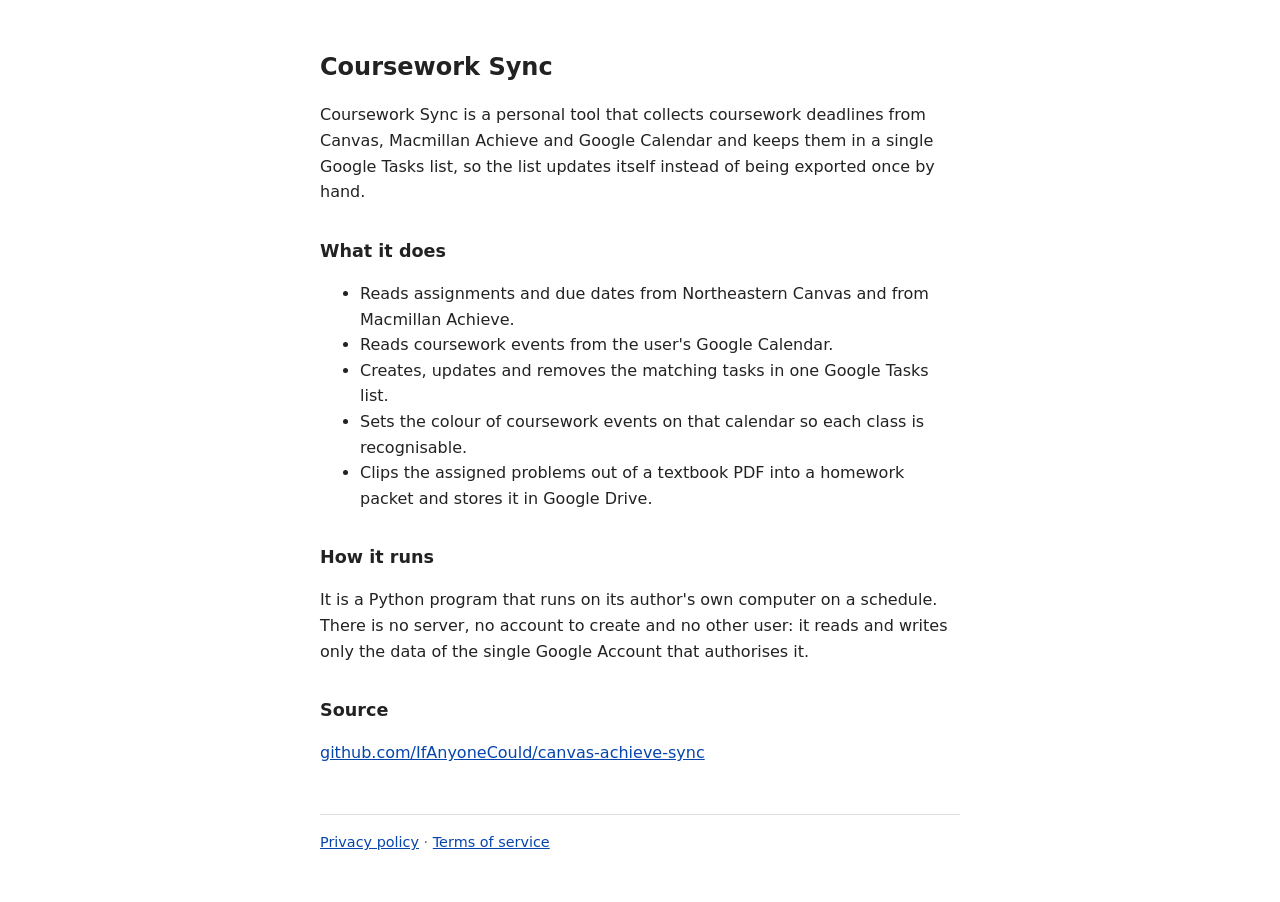
<file: coursework-sync/index.html>
<!DOCTYPE html>
<html lang="en">
<head>
<meta charset="utf-8">
<meta name="viewport" content="width=device-width, initial-scale=1">
<title>Coursework Sync</title>
<link rel="stylesheet" href="style.css">
</head>
<body>

<h1>Coursework Sync</h1>

<p>Coursework Sync is a personal tool that collects coursework deadlines from
Canvas, Macmillan Achieve and Google Calendar and keeps them in a single Google
Tasks list, so the list updates itself instead of being exported once by hand.</p>

<h2>What it does</h2>

<ul>
  <li>Reads assignments and due dates from Northeastern Canvas and from
      Macmillan Achieve.</li>
  <li>Reads coursework events from the user's Google Calendar.</li>
  <li>Creates, updates and removes the matching tasks in one Google Tasks list.</li>
  <li>Sets the colour of coursework events on that calendar so each class is
      recognisable.</li>
  <li>Clips the assigned problems out of a textbook PDF into a homework packet
      and stores it in Google Drive.</li>
</ul>

<h2>How it runs</h2>

<p>It is a Python program that runs on its author's own computer on a schedule.
There is no server, no account to create and no other user: it reads and writes
only the data of the single Google Account that authorises it.</p>

<h2>Source</h2>

<p><a href="https://github.com/IfAnyoneCould/canvas-achieve-sync">github.com/IfAnyoneCould/canvas-achieve-sync</a></p>

<footer>
<a href="privacy.html">Privacy policy</a> &middot;
<a href="terms.html">Terms of service</a>
</footer>

</body>
</html>
</file>
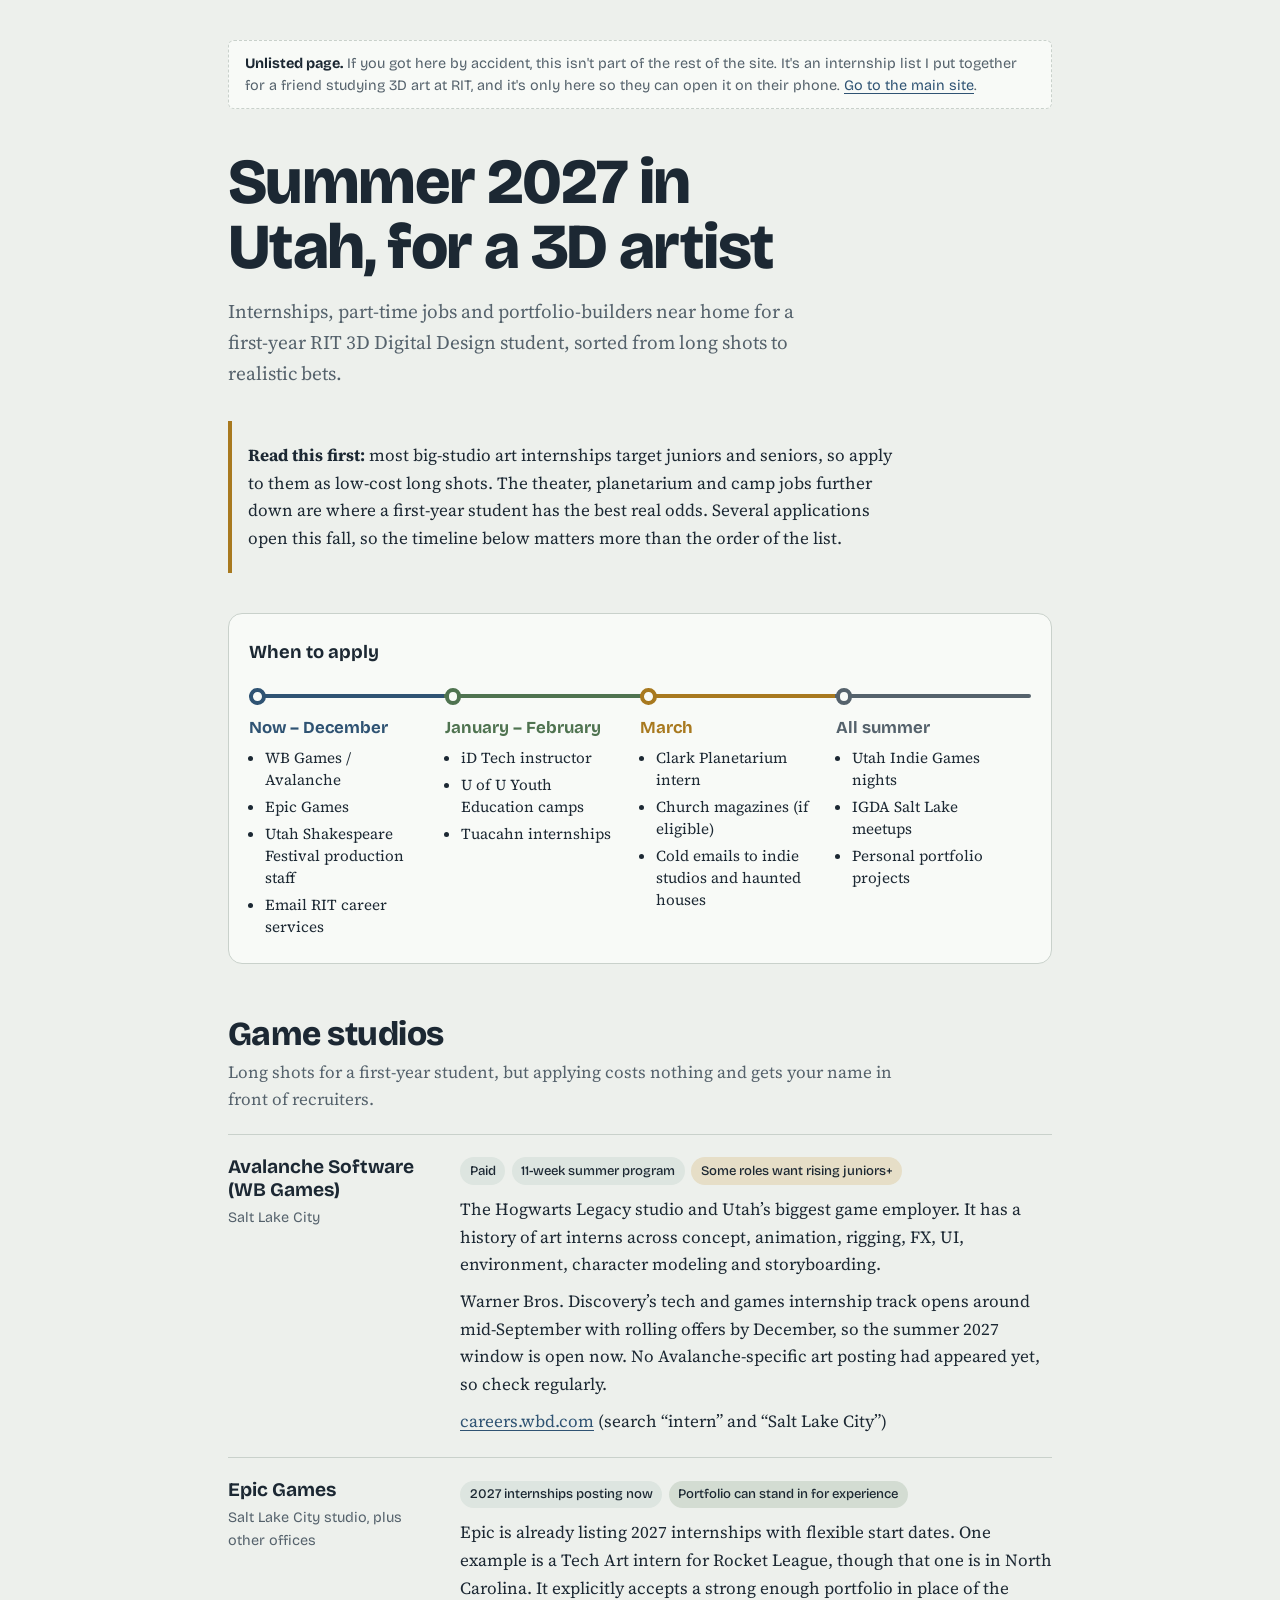
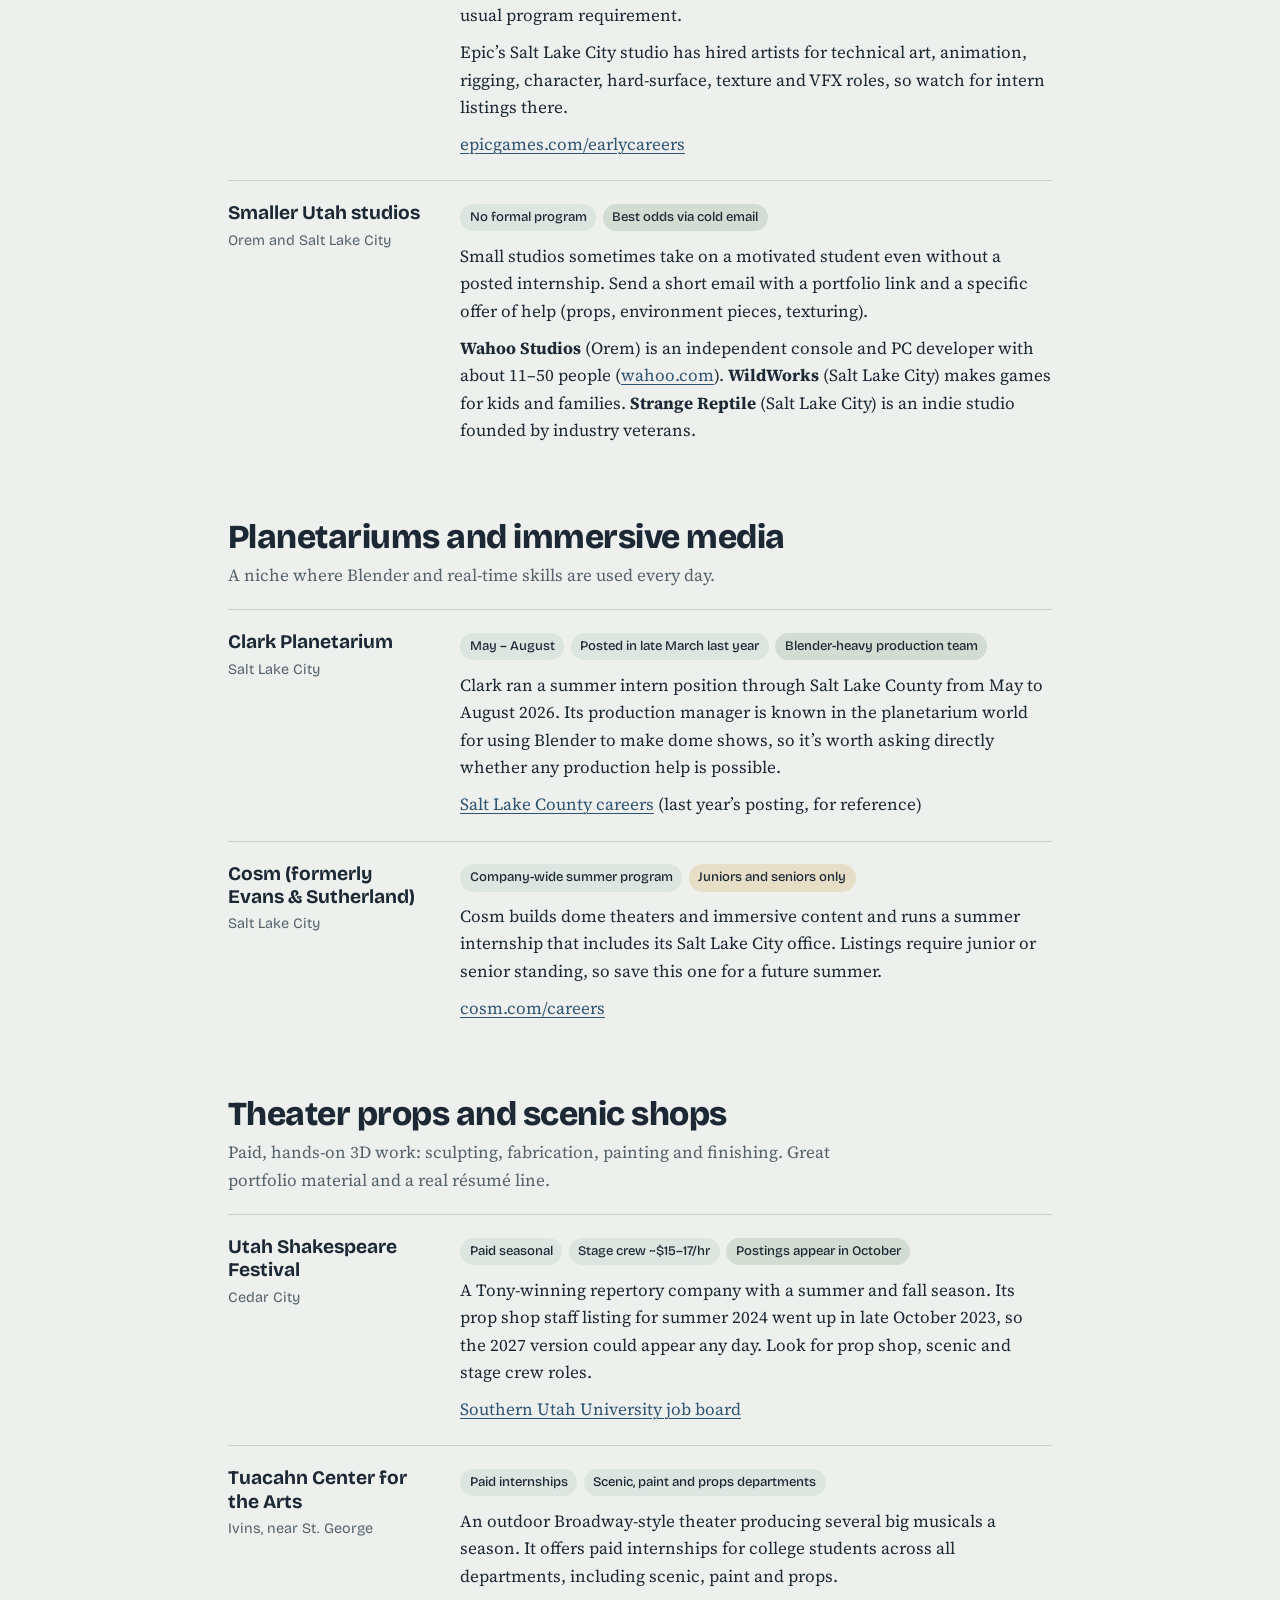
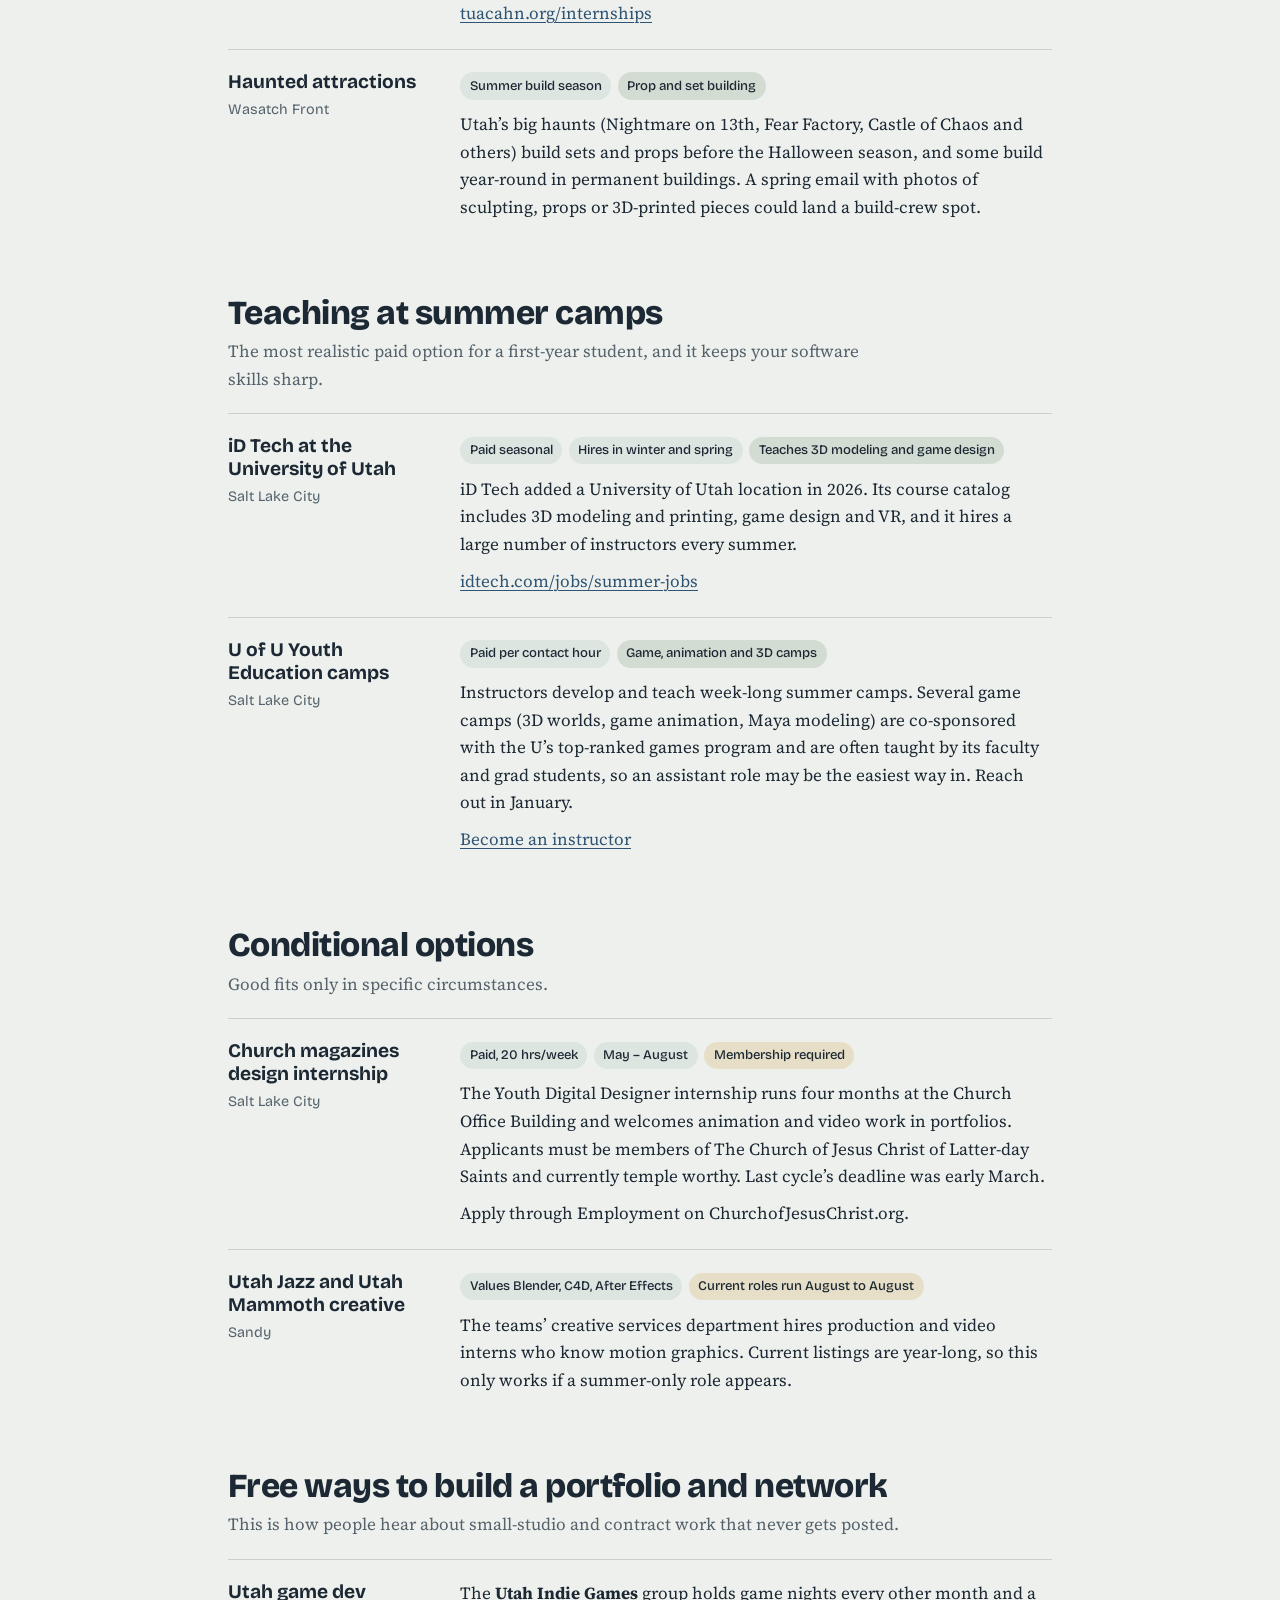
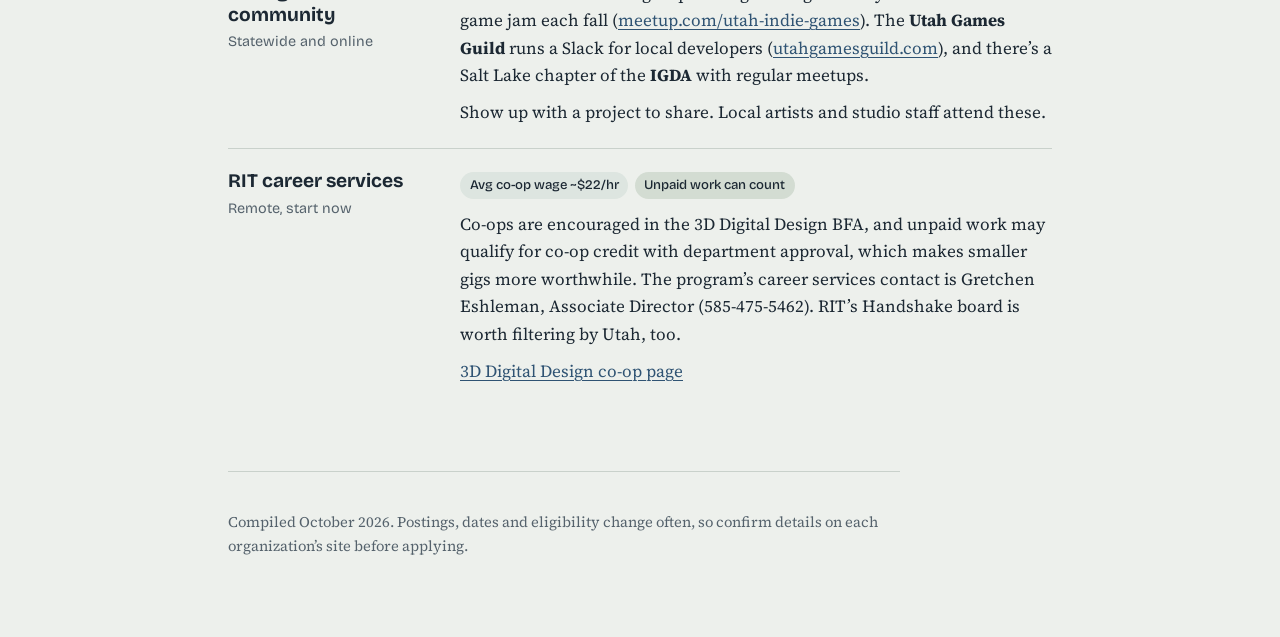
<file: internship-guide/index.html>
<!DOCTYPE html>
<html lang="en">
<head>
<meta charset="utf-8">
<meta name="viewport" content="width=device-width, initial-scale=1, viewport-fit=cover">
<meta name="robots" content="noindex, nofollow">
<title>Summer 2027 in Utah: Work for a 3D Art Student</title>
<link rel="preconnect" href="https://fonts.googleapis.com">
<link rel="preconnect" href="https://fonts.gstatic.com" crossorigin>
<link href="https://fonts.googleapis.com/css2?family=Bricolage+Grotesque:opsz,wght@12..96,500;12..96,700;12..96,800&family=Source+Serif+4:ital,opsz,wght@0,8..60,400;0,8..60,600;1,8..60,400&display=swap" rel="stylesheet">
<style>
:root {
  color-scheme: light;
  --paper: #EDF0EC;
  --sheet: #F8FAF7;
  --ink: #1C2833;
  --muted: #55626C;
  --slate: #2F5373;
  --juniper: #4F7350;
  --ochre: #A8791F;
  --rule: #C9D1CB;
  --chip: #DDE5E0;
  box-sizing: border-box;
  padding-top: env(safe-area-inset-top, 0px);
  padding-bottom: env(safe-area-inset-bottom, 0px);
}
@media (prefers-color-scheme: dark) {
  :root:not([data-theme="light"]) {
    color-scheme: dark;
    --paper: #141B21;
    --sheet: #1A232B;
    --ink: #E4EAE6;
    --muted: #9AA7AF;
    --slate: #8DB4D6;
    --juniper: #94BC92;
    --ochre: #D9AE5C;
    --rule: #33414B;
    --chip: #24313A;
  }
}
:root[data-theme="dark"] {
  color-scheme: dark;
  --paper: #141B21;
  --sheet: #1A232B;
  --ink: #E4EAE6;
  --muted: #9AA7AF;
  --slate: #8DB4D6;
  --juniper: #94BC92;
  --ochre: #D9AE5C;
  --rule: #33414B;
  --chip: #24313A;
}
html { scroll-padding-top: env(safe-area-inset-top, 0px); }
*, *::before, *::after { box-sizing: inherit; }
body {
  margin: 0;
  background: var(--paper);
  color: var(--ink);
  font-family: "Source Serif 4", Georgia, "Times New Roman", serif;
  font-size: 1.0625rem;
  line-height: 1.62;
}
a { color: var(--slate); text-underline-offset: 0.18em; text-decoration-thickness: 1px; }
a:hover { text-decoration-thickness: 2px; }
a:focus-visible { outline: 2px solid var(--ochre); outline-offset: 2px; border-radius: 2px; }
h1, h2, h3, .sans { font-family: "Bricolage Grotesque", "Segoe UI", system-ui, sans-serif; }

.page { max-width: 54rem; margin: 0 auto; padding: 2.5rem 1.25rem 4rem; }

.stray { background: var(--sheet); border: 1px dashed var(--rule); border-radius: 6px; padding: 12px 16px; margin: 0 0 1.5rem; font-family: "Bricolage Grotesque", system-ui, sans-serif; font-size: 0.9rem; line-height: 1.5; color: var(--muted); }
.stray b { color: var(--ink); }

header.hero { padding: 1rem 0 2rem; }
.hero h1 {
  font-size: clamp(2.3rem, 6.5vw, 4rem);
  line-height: 1.02;
  font-weight: 800;
  letter-spacing: -0.025em;
  margin: 0 0 1rem;
  max-width: 14ch;
}
.hero p.lede { font-size: 1.2rem; max-width: 38rem; color: var(--muted); margin: 0; }

/* Timeline: the one bold element */
.timeline {
  margin: 2.25rem 0 3rem;
  background: var(--sheet);
  border: 1px solid var(--rule);
  border-radius: 14px;
  padding: 1.5rem 1.25rem 1.25rem;
  overflow-x: auto;
}
.timeline h2 { font-size: 1.15rem; margin: 0 0 1.1rem; font-weight: 700; }
.track { display: grid; grid-template-columns: repeat(4, minmax(10.5rem, 1fr)); gap: 0; min-width: 42rem; position: relative; }
.track::before {
  content: ""; position: absolute; left: 0; right: 0; top: 0.55rem; height: 4px; border-radius: 2px;
  background: linear-gradient(90deg, var(--slate) 0 25%, var(--juniper) 25% 50%, var(--ochre) 50% 75%, var(--muted) 75% 100%);
}
.stop { position: relative; padding: 1.75rem 1rem 0 0; }
.stop::before {
  content: ""; position: absolute; top: 0.15rem; left: 0; width: 1.05rem; height: 1.05rem; border-radius: 50%;
  background: var(--sheet); border: 4px solid var(--c);
}
.stop:nth-child(1) { --c: var(--slate); }
.stop:nth-child(2) { --c: var(--juniper); }
.stop:nth-child(3) { --c: var(--ochre); }
.stop:nth-child(4) { --c: var(--muted); }
.stop .when { font-family: "Bricolage Grotesque", system-ui, sans-serif; font-weight: 700; font-size: 1.05rem; display: block; color: var(--c); }
.stop ul { margin: 0.4rem 0 0; padding: 0 0 0 1rem; font-size: 0.95rem; line-height: 1.45; }
.stop li { margin-bottom: 0.3rem; }

.note {
  border-left: 4px solid var(--ochre);
  padding: 0.25rem 0 0.25rem 1rem;
  margin: 0 0 2.5rem;
  max-width: 42rem;
}

section.tier { margin-top: 3.25rem; }
section.tier > h2 {
  font-size: clamp(1.55rem, 3.6vw, 2.1rem);
  font-weight: 800;
  letter-spacing: -0.015em;
  line-height: 1.1;
  margin: 0 0 0.4rem;
}
section.tier > p.intro { color: var(--muted); margin: 0 0 1.25rem; max-width: 42rem; }

article.opp {
  padding: 1.25rem 0 1.35rem;
  border-top: 1px solid var(--rule);
  display: grid;
  grid-template-columns: 12.5rem 1fr;
  gap: 0.25rem 2rem;
}
article.opp h3 { font-size: 1.2rem; font-weight: 700; margin: 0; line-height: 1.2; }
article.opp .where { font-family: "Bricolage Grotesque", system-ui, sans-serif; font-size: 0.9rem; color: var(--muted); margin-top: 0.3rem; }
article.opp .body p { margin: 0 0 0.6rem; max-width: 40rem; }
article.opp .body p:last-child { margin-bottom: 0; }
.facts { display: flex; flex-wrap: wrap; gap: 0.4rem; margin: 0.15rem 0 0.7rem; padding: 0; list-style: none; }
.facts li {
  font-family: "Bricolage Grotesque", system-ui, sans-serif; font-size: 0.82rem; font-weight: 500;
  background: var(--chip); color: var(--ink); padding: 0.2rem 0.6rem; border-radius: 999px;
}
.facts li.fit { background: color-mix(in srgb, var(--juniper) 22%, var(--sheet)); }
.facts li.caveat { background: color-mix(in srgb, var(--ochre) 22%, var(--sheet)); }

footer { margin-top: 4rem; padding-top: 1.5rem; border-top: 1px solid var(--rule); color: var(--muted); font-size: 0.92rem; max-width: 42rem; }

@media (max-width: 640px) {
  .page { padding-top: 1.5rem; }
  article.opp { grid-template-columns: 1fr; }
  article.opp .where { margin-bottom: 0.5rem; }
}
@media print {
  :root { --paper: #fff; --sheet: #fff; }
  body { font-size: 11pt; }
  .timeline { overflow: visible; }
  .track { min-width: 0; }
  article.opp { break-inside: avoid; }
  a { color: inherit; }
}
</style>
</head>
<body>
<main class="page">

<div class="stray"><b>Unlisted page.</b> If you got here by accident, this isn't part of the rest of the site. It's an internship list I put together for a friend studying 3D art at RIT, and it's only here so they can open it on their phone. <a href="/">Go to the main site</a>.</div>

<header class="hero">
  <h1>Summer 2027 in Utah, for a 3D artist</h1>
  <p class="lede">Internships, part-time jobs and portfolio-builders near home for a first-year RIT 3D Digital Design student, sorted from long shots to realistic bets.</p>
</header>

<div class="note">
  <p><strong>Read this first:</strong> most big-studio art internships target juniors and seniors, so apply to them as low-cost long shots. The theater, planetarium and camp jobs further down are where a first-year student has the best real odds. Several applications open this fall, so the timeline below matters more than the order of the list.</p>
</div>

<div class="timeline" role="region" aria-label="Application timeline">
  <h2 class="sans">When to apply</h2>
  <div class="track">
    <div class="stop">
      <span class="when">Now – December</span>
      <ul>
        <li>WB Games / Avalanche</li>
        <li>Epic Games</li>
        <li>Utah Shakespeare Festival production staff</li>
        <li>Email RIT career services</li>
      </ul>
    </div>
    <div class="stop">
      <span class="when">January – February</span>
      <ul>
        <li>iD Tech instructor</li>
        <li>U of U Youth Education camps</li>
        <li>Tuacahn internships</li>
      </ul>
    </div>
    <div class="stop">
      <span class="when">March</span>
      <ul>
        <li>Clark Planetarium intern</li>
        <li>Church magazines (if eligible)</li>
        <li>Cold emails to indie studios and haunted houses</li>
      </ul>
    </div>
    <div class="stop">
      <span class="when">All summer</span>
      <ul>
        <li>Utah Indie Games nights</li>
        <li>IGDA Salt Lake meetups</li>
        <li>Personal portfolio projects</li>
      </ul>
    </div>
  </div>
</div>

<section class="tier">
  <h2>Game studios</h2>
  <p class="intro">Long shots for a first-year student, but applying costs nothing and gets your name in front of recruiters.</p>

  <article class="opp">
    <div><h3>Avalanche Software (WB Games)</h3><div class="where">Salt Lake City</div></div>
    <div class="body">
      <ul class="facts"><li>Paid</li><li>11-week summer program</li><li class="caveat">Some roles want rising juniors+</li></ul>
      <p>The Hogwarts Legacy studio and Utah’s biggest game employer. It has a history of art interns across concept, animation, rigging, FX, UI, environment, character modeling and storyboarding.</p>
      <p>Warner Bros. Discovery’s tech and games internship track opens around mid-September with rolling offers by December, so the summer 2027 window is open now. No Avalanche-specific art posting had appeared yet, so check regularly.</p>
      <p><a href="https://careers.wbd.com">careers.wbd.com</a> (search “intern” and “Salt Lake City”)</p>
    </div>
  </article>

  <article class="opp">
    <div><h3>Epic Games</h3><div class="where">Salt Lake City studio, plus other offices</div></div>
    <div class="body">
      <ul class="facts"><li>2027 internships posting now</li><li class="fit">Portfolio can stand in for experience</li></ul>
      <p>Epic is already listing 2027 internships with flexible start dates. One example is a Tech Art intern for Rocket League, though that one is in North Carolina. It explicitly accepts a strong enough portfolio in place of the usual program requirement.</p>
      <p>Epic’s Salt Lake City studio has hired artists for technical art, animation, rigging, character, hard-surface, texture and VFX roles, so watch for intern listings there.</p>
      <p><a href="https://epicgames.com/earlycareers">epicgames.com/earlycareers</a></p>
    </div>
  </article>

  <article class="opp">
    <div><h3>Smaller Utah studios</h3><div class="where">Orem and Salt Lake City</div></div>
    <div class="body">
      <ul class="facts"><li>No formal program</li><li class="fit">Best odds via cold email</li></ul>
      <p>Small studios sometimes take on a motivated student even without a posted internship. Send a short email with a portfolio link and a specific offer of help (props, environment pieces, texturing).</p>
      <p><strong>Wahoo Studios</strong> (Orem) is an independent console and PC developer with about 11–50 people (<a href="https://wahoo.com">wahoo.com</a>). <strong>WildWorks</strong> (Salt Lake City) makes games for kids and families. <strong>Strange Reptile</strong> (Salt Lake City) is an indie studio founded by industry veterans.</p>
    </div>
  </article>
</section>

<section class="tier">
  <h2>Planetariums and immersive media</h2>
  <p class="intro">A niche where Blender and real-time skills are used every day.</p>

  <article class="opp">
    <div><h3>Clark Planetarium</h3><div class="where">Salt Lake City</div></div>
    <div class="body">
      <ul class="facts"><li>May – August</li><li>Posted in late March last year</li><li class="fit">Blender-heavy production team</li></ul>
      <p>Clark ran a summer intern position through Salt Lake County from May to August 2026. Its production manager is known in the planetarium world for using Blender to make dome shows, so it’s worth asking directly whether any production help is possible.</p>
      <p><a href="https://careers-slco.icims.com/jobs/40578/clark-planetarium---special-projects-intern/job">Salt Lake County careers</a> (last year’s posting, for reference)</p>
    </div>
  </article>

  <article class="opp">
    <div><h3>Cosm (formerly Evans &amp; Sutherland)</h3><div class="where">Salt Lake City</div></div>
    <div class="body">
      <ul class="facts"><li>Company-wide summer program</li><li class="caveat">Juniors and seniors only</li></ul>
      <p>Cosm builds dome theaters and immersive content and runs a summer internship that includes its Salt Lake City office. Listings require junior or senior standing, so save this one for a future summer.</p>
      <p><a href="https://www.cosm.com/careers">cosm.com/careers</a></p>
    </div>
  </article>
</section>

<section class="tier">
  <h2>Theater props and scenic shops</h2>
  <p class="intro">Paid, hands-on 3D work: sculpting, fabrication, painting and finishing. Great portfolio material and a real résumé line.</p>

  <article class="opp">
    <div><h3>Utah Shakespeare Festival</h3><div class="where">Cedar City</div></div>
    <div class="body">
      <ul class="facts"><li>Paid seasonal</li><li>Stage crew ~$15–17/hr</li><li class="fit">Postings appear in October</li></ul>
      <p>A Tony-winning repertory company with a summer and fall season. Its prop shop staff listing for summer 2024 went up in late October 2023, so the 2027 version could appear any day. Look for prop shop, scenic and stage crew roles.</p>
      <p><a href="https://suu.applicantpro.com/jobs/">Southern Utah University job board</a></p>
    </div>
  </article>

  <article class="opp">
    <div><h3>Tuacahn Center for the Arts</h3><div class="where">Ivins, near St. George</div></div>
    <div class="body">
      <ul class="facts"><li>Paid internships</li><li>Scenic, paint and props departments</li></ul>
      <p>An outdoor Broadway-style theater producing several big musicals a season. It offers paid internships for college students across all departments, including scenic, paint and props.</p>
      <p><a href="https://www.tuacahn.org/internships">tuacahn.org/internships</a></p>
    </div>
  </article>

  <article class="opp">
    <div><h3>Haunted attractions</h3><div class="where">Wasatch Front</div></div>
    <div class="body">
      <ul class="facts"><li>Summer build season</li><li class="fit">Prop and set building</li></ul>
      <p>Utah’s big haunts (Nightmare on 13th, Fear Factory, Castle of Chaos and others) build sets and props before the Halloween season, and some build year-round in permanent buildings. A spring email with photos of sculpting, props or 3D-printed pieces could land a build-crew spot.</p>
    </div>
  </article>
</section>

<section class="tier">
  <h2>Teaching at summer camps</h2>
  <p class="intro">The most realistic paid option for a first-year student, and it keeps your software skills sharp.</p>

  <article class="opp">
    <div><h3>iD Tech at the University of Utah</h3><div class="where">Salt Lake City</div></div>
    <div class="body">
      <ul class="facts"><li>Paid seasonal</li><li>Hires in winter and spring</li><li class="fit">Teaches 3D modeling and game design</li></ul>
      <p>iD Tech added a University of Utah location in 2026. Its course catalog includes 3D modeling and printing, game design and VR, and it hires a large number of instructors every summer.</p>
      <p><a href="https://www.idtech.com/jobs/summer-jobs">idtech.com/jobs/summer-jobs</a></p>
    </div>
  </article>

  <article class="opp">
    <div><h3>U of U Youth Education camps</h3><div class="where">Salt Lake City</div></div>
    <div class="body">
      <ul class="facts"><li>Paid per contact hour</li><li class="fit">Game, animation and 3D camps</li></ul>
      <p>Instructors develop and teach week-long summer camps. Several game camps (3D worlds, game animation, Maya modeling) are co-sponsored with the U’s top-ranked games program and are often taught by its faculty and grad students, so an assistant role may be the easiest way in. Reach out in January.</p>
      <p><a href="https://continue.utah.edu/youth/campuscamps-instructors">Become an instructor</a></p>
    </div>
  </article>
</section>

<section class="tier">
  <h2>Conditional options</h2>
  <p class="intro">Good fits only in specific circumstances.</p>

  <article class="opp">
    <div><h3>Church magazines design internship</h3><div class="where">Salt Lake City</div></div>
    <div class="body">
      <ul class="facts"><li>Paid, 20 hrs/week</li><li>May – August</li><li class="caveat">Membership required</li></ul>
      <p>The Youth Digital Designer internship runs four months at the Church Office Building and welcomes animation and video work in portfolios. Applicants must be members of The Church of Jesus Christ of Latter-day Saints and currently temple worthy. Last cycle’s deadline was early March.</p>
      <p>Apply through Employment on ChurchofJesusChrist.org.</p>
    </div>
  </article>

  <article class="opp">
    <div><h3>Utah Jazz and Utah Mammoth creative</h3><div class="where">Sandy</div></div>
    <div class="body">
      <ul class="facts"><li>Values Blender, C4D, After Effects</li><li class="caveat">Current roles run August to August</li></ul>
      <p>The teams’ creative services department hires production and video interns who know motion graphics. Current listings are year-long, so this only works if a summer-only role appears.</p>
    </div>
  </article>
</section>

<section class="tier">
  <h2>Free ways to build a portfolio and network</h2>
  <p class="intro">This is how people hear about small-studio and contract work that never gets posted.</p>

  <article class="opp">
    <div><h3>Utah game dev community</h3><div class="where">Statewide and online</div></div>
    <div class="body">
      <p>The <strong>Utah Indie Games</strong> group holds game nights every other month and a game jam each fall (<a href="https://www.meetup.com/utah-indie-games/">meetup.com/utah-indie-games</a>). The <strong>Utah Games Guild</strong> runs a Slack for local developers (<a href="http://utahgamesguild.com/">utahgamesguild.com</a>), and there’s a Salt Lake chapter of the <strong>IGDA</strong> with regular meetups.</p>
      <p>Show up with a project to share. Local artists and studio staff attend these.</p>
    </div>
  </article>

  <article class="opp">
    <div><h3>RIT career services</h3><div class="where">Remote, start now</div></div>
    <div class="body">
      <ul class="facts"><li>Avg co-op wage ~$22/hr</li><li class="fit">Unpaid work can count</li></ul>
      <p>Co-ops are encouraged in the 3D Digital Design BFA, and unpaid work may qualify for co-op credit with department approval, which makes smaller gigs more worthwhile. The program’s career services contact is Gretchen Eshleman, Associate Director (585-475-5462). RIT’s Handshake board is worth filtering by Utah, too.</p>
      <p><a href="https://www.rit.edu/careerservices/study/3d-digital-design-bfa/co-op">3D Digital Design co-op page</a></p>
    </div>
  </article>
</section>

<footer>
  <p>Compiled October 2026. Postings, dates and eligibility change often, so confirm details on each organization’s site before applying.</p>
</footer>

</main>
</body>
</html>
</file>
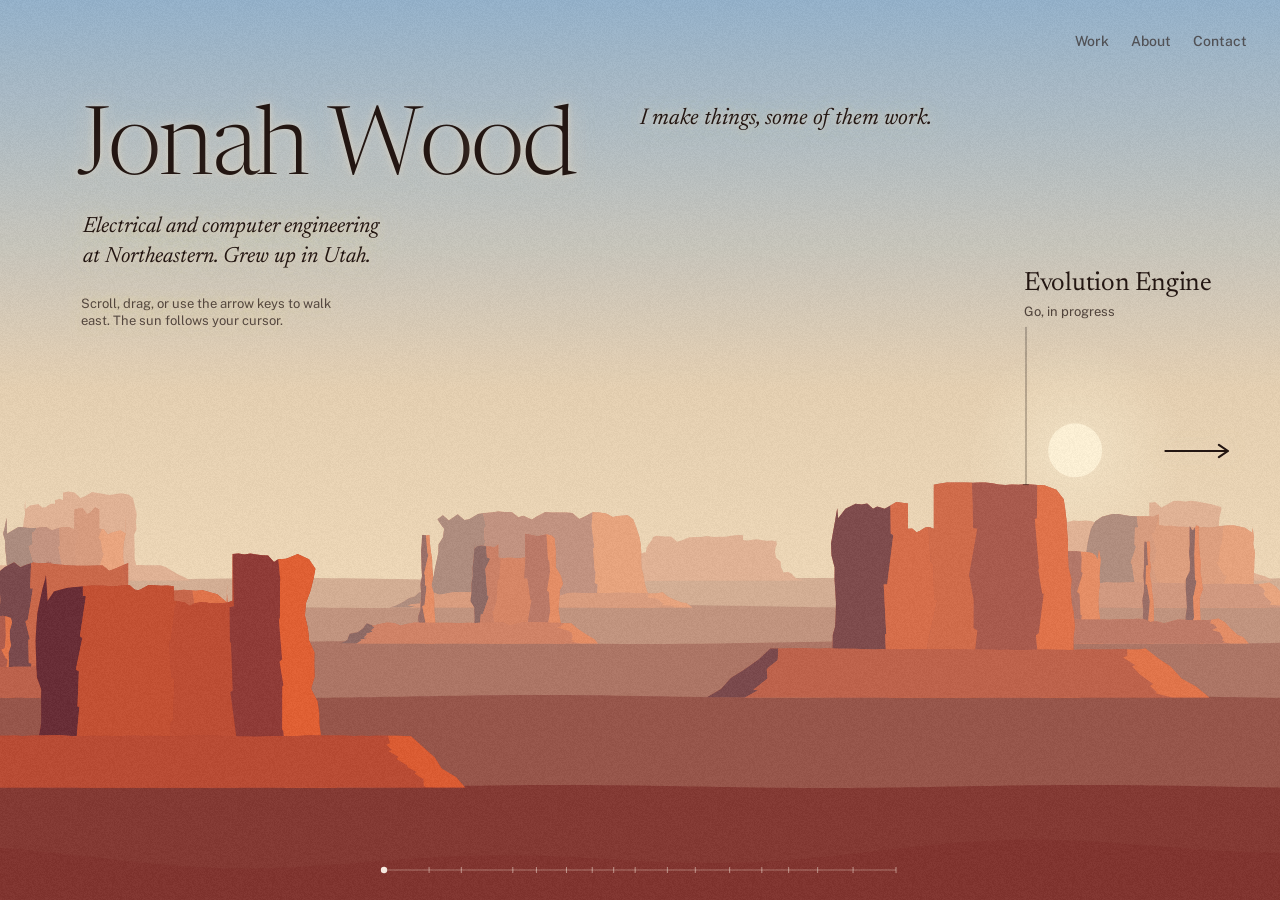
<file: site.html>
<!doctype html>
<html lang="en">
<head>
<meta charset="utf-8">
<meta name="viewport" content="width=device-width, initial-scale=1, viewport-fit=cover">
<title>Jonah Wood</title>
<meta name="description" content="Jonah Wood, electrical and computer engineering at Northeastern.">
<link rel="preconnect" href="https://fonts.googleapis.com">
<link rel="preconnect" href="https://fonts.gstatic.com" crossorigin>
<link href="https://fonts.googleapis.com/css2?family=Newsreader:ital,opsz,wght@0,6..72,300..600;1,6..72,300..500&family=Public+Sans:wght@400..600&display=swap" rel="stylesheet">
<style>
:root{
  --ink:#231612; --halo:rgba(230,200,170,.55); --cream:#F6EBDD;
  --serif:"Newsreader","Iowan Old Style","Palatino Linotype",Palatino,Georgia,serif;
  --sans:"Public Sans",ui-sans-serif,system-ui,-apple-system,"Segoe UI",Helvetica,Arial,sans-serif;
  --ease:cubic-bezier(.2,.75,.1,1);
  --pad:clamp(18px,2.6vw,40px);
  --start:day;
  color-scheme:light dark;
  box-sizing:border-box;
  padding-top:env(safe-area-inset-top,0px);
  padding-bottom:env(safe-area-inset-bottom,0px);
}
/* the desert lights itself; a dark preference just starts the visit after sundown */
@media (prefers-color-scheme:dark){:root:not([data-theme="light"]){--start:night;--ink:#F6EBDD;--halo:rgba(18,18,36,.6)}}
:root[data-theme="dark"]{--start:night;--ink:#F6EBDD;--halo:rgba(18,18,36,.6)}
*,*::before,*::after{box-sizing:inherit}
html{height:100%;scroll-padding-top:env(safe-area-inset-top,0px);background:#1a1420}
body{height:100%;margin:0;overflow:hidden;background:#1a1420;color:var(--ink);font-family:var(--sans);-webkit-font-smoothing:antialiased;overscroll-behavior:none}
a{color:inherit}
button{font:inherit;color:inherit;background:none;border:0;padding:0;cursor:pointer;text-align:left}
:focus-visible{outline:1.5px solid currentColor;outline-offset:5px;border-radius:2px}

#scene{position:fixed;inset:0;width:100%;height:100%;touch-action:none;cursor:grab}
body.dragging #scene,body.dragging{cursor:grabbing}
#world{position:fixed;inset:0;pointer-events:none;overflow:hidden}
.it{position:absolute;left:0;top:0;pointer-events:auto;color:var(--ink);
  text-shadow:0 0 22px var(--halo),0 0 6px var(--halo);transition:color 1.2s ease,opacity .6s ease;will-change:transform}
.it.gone{visibility:hidden}

/* name */
.name h1{margin:0;font-family:var(--serif);font-weight:300;font-size:clamp(3rem,7.4vw,7.6rem);line-height:.92;letter-spacing:-.025em;font-variation-settings:"opsz" 72}
.name h1 span{display:inline-block;transition:transform .9s var(--ease)}
.name p{margin:18px 0 0 .3em;font-family:var(--serif);font-size:clamp(1.05rem,1.1vw + .5rem,1.4rem);line-height:1.35;max-width:26ch;font-style:italic}
.name .hint{margin-top:22px;font-family:var(--sans);font-style:normal;font-size:.8125rem;opacity:.72;max-width:34ch}

/* loose fragments */
.frag{max-width:30ch;font-family:var(--serif);font-style:italic;font-size:clamp(1.15rem,1.1vw + .55rem,1.6rem);line-height:1.32;font-weight:400}
.frag.small{font-style:normal;font-family:var(--sans);font-size:.9375rem;line-height:1.5;max-width:34ch;font-weight:400}
.frag.small b{font-weight:600}

/* projects and tools, anchored to the land */
.proj .lb{display:block}
.proj .tt{display:block;font-family:var(--serif);font-size:clamp(1.3rem,1.3vw + .6rem,2rem);line-height:1.1;letter-spacing:-.01em;font-weight:400}
.proj.tool .tt{font-family:var(--sans);font-size:1rem;font-weight:600;letter-spacing:0}
.proj .mt{display:block;margin-top:5px;font-size:.8125rem;opacity:.75}
.proj .tt::after{content:"\2193";display:inline-block;margin-left:.3em;opacity:0;transform:translateY(-.35em);transition:opacity .35s ease,transform .5s var(--ease)}
.proj:hover .tt::after,.proj .lb:focus-visible .tt::after{opacity:.8;transform:none}
.proj .ex{display:none}

/* contact */
.contact .mail{font-family:var(--serif);font-weight:300;font-size:clamp(1.9rem,5.4vw,5.4rem);line-height:1;letter-spacing:-.02em;white-space:nowrap;
  display:inline-block;transform-origin:0 100%;transition:transform .7s var(--ease),font-weight .7s var(--ease)}
.contact .mail:hover{transform:skewX(-10deg);font-weight:400}
.contact .row{display:flex;flex-wrap:wrap;gap:8px 24px;margin-top:20px;font-size:.9375rem;font-weight:500}
.contact .row a{text-underline-offset:4px;text-decoration-thickness:1px}
.contact .st{display:block;margin-top:12px;font-size:.8125rem;opacity:.75;min-height:1.2em}

/* down in the rockies */
#deep{position:fixed;inset:0;pointer-events:none;color:var(--ink);text-shadow:0 0 22px var(--halo),0 0 6px var(--halo);transition:color 1.2s ease;will-change:transform;transform:translate3d(0,100vh,0)}
#deep .back,#deep .dp{pointer-events:auto}
#deep .back{position:absolute;top:var(--pad);left:var(--pad);display:flex;align-items:center;gap:10px;font-family:var(--serif);font-size:1.25rem}
#deep .back svg{width:13px;height:13px;fill:none;stroke:currentColor;stroke-width:1.6;stroke-linecap:round;stroke-linejoin:round;transition:transform .5s var(--ease)}
#deep .back:hover svg{transform:translateY(-3px)}
#deep .dp{position:absolute;left:calc(var(--pad)*2.2);top:clamp(84px,17vh,19vh);max-width:52ch;max-height:calc(100% - clamp(84px,17vh,19vh) - 24px);overflow:auto;scrollbar-width:none}
#deep h2{margin:0;font-family:var(--serif);font-weight:300;font-size:clamp(2.2rem,min(5vw,8.5vh),5rem);line-height:.98;letter-spacing:-.02em;font-variation-settings:"opsz" 72}
#deep .dm{margin:14px 0 0;font-size:.875rem;opacity:.75}
#deep .dx p{margin:14px 0 0;font-size:1.0625rem;line-height:1.55}
#deep .dx a{display:inline-block;margin-top:16px;font-size:.9375rem;font-weight:600;text-underline-offset:4px;text-decoration-thickness:1px}
body.deep #scene{cursor:default}

/* corner */
.corner{position:fixed;top:var(--pad);right:var(--pad);display:flex;gap:22px;font-size:.875rem;font-weight:500;color:var(--ink);text-shadow:0 0 16px var(--halo);transition:color 1.2s ease;z-index:3}
.corner button{opacity:.62;transition:opacity .3s}
.corner button:hover,.corner button[aria-current="true"]{opacity:1}
.home{position:fixed;top:var(--pad);left:var(--pad);z-index:3;font-family:var(--serif);font-size:1.25rem;color:var(--ink);text-shadow:0 0 16px var(--halo);opacity:0;transform:translateY(-6px);transition:opacity .5s,transform .6s var(--ease),color 1.2s ease;pointer-events:none}
.home.on{opacity:1;transform:none;pointer-events:auto}

/* first-visit arrow: the trail line points east */
.arrow{position:fixed;right:calc(var(--pad)*1.3);top:50%;margin-top:-14px;z-index:3;color:var(--ink);padding:6px;opacity:0;animation:arrIn .8s .6s ease forwards;filter:drop-shadow(0 0 8px var(--halo)) drop-shadow(0 0 2px var(--halo));transition:color 1.2s ease}
.arrow svg{display:block;width:68px;height:18px;overflow:visible}
.arrow .shaft,.arrow .head{fill:none;stroke:currentColor;stroke-width:1.8;stroke-linecap:round;stroke-linejoin:round}
.arrow .shaft{stroke-dasharray:52;stroke-dashoffset:52;animation:draw .9s .7s var(--ease) forwards}
.arrow .head{stroke-dasharray:20;stroke-dashoffset:20;animation:draw .5s 1.35s var(--ease) forwards}
.arrow .mv{animation:nudge 2.4s 2s ease-in-out infinite;transform-box:fill-box}
@keyframes arrIn{to{opacity:1}}
@keyframes draw{to{stroke-dashoffset:0}}
@keyframes nudge{0%,62%,100%{transform:translateX(0)}30%{transform:translateX(6px)}}
.arrow.go{pointer-events:none;animation:none;opacity:1}
.arrow.go .mv{animation:none}
.arrow.go svg{animation:launch .9s cubic-bezier(.55,0,.15,1) forwards;transform-origin:100% 50%}
.arrow.go .shaft{animation:tail .9s cubic-bezier(.55,0,.15,1) forwards;stroke-dashoffset:0}
@keyframes launch{0%{transform:translateX(0)}28%{transform:translateX(-9px) scaleX(.82);opacity:1}65%{opacity:.9}100%{transform:translateX(170px) scaleX(1.6);opacity:0}}
@keyframes tail{0%{stroke-dasharray:52 0;stroke-dashoffset:0}28%{stroke-dasharray:52 0}100%{stroke-dasharray:14 60;stroke-dashoffset:-40}}
@media (prefers-reduced-motion:reduce){.arrow .mv{animation:none}.arrow.go svg{animation:fade .3s forwards}@keyframes fade{to{opacity:0}}}

@media (max-width:760px){
  .frag{max-width:22ch}
  .frag.small{max-width:min(30ch,74vw)}
  #deep .dp{left:var(--pad);right:var(--pad);top:14vh}
  .contact .mail{font-size:clamp(1.5rem,7.2vw,2.4rem)}
  .corner{gap:16px;font-size:.8125rem}
  .home{font-size:1.05rem}
}
@media (prefers-reduced-motion:reduce){ .name h1 span,.contact .mail{transition-duration:.01s} }
</style>
</head>
<body>
<canvas id="scene" aria-hidden="true"></canvas>

<button class="home" id="home" type="button">Jonah Wood</button>
<nav class="corner" aria-label="Jump to">
  <button type="button" data-go="work">Work</button>
  <button type="button" data-go="about">About</button>
  <button type="button" data-go="contact">Contact</button>
</nav>

<button class="arrow" id="arrow" type="button" aria-label="Walk east">
  <svg viewBox="0 0 56 16" preserveAspectRatio="none" aria-hidden="true"><g class="mv"><path class="shaft" d="M2 8 H53"/><path class="head" d="M46 2.5 L53.5 8 L46 13.5"/></g></svg>
</button>

<div id="world">
  <div class="it name" data-x=".06" data-sy=".12">
    <h1 id="nm" aria-label="Jonah Wood">Jonah Wood</h1>
    <p>Electrical and computer engineering at Northeastern. Grew up in Utah.</p>
    <p class="hint">Scroll, drag, or use the arrow keys to walk east. The sun follows your cursor.</p>
  </div>

  <p class="it frag" data-x=".5" data-sy=".09">I make things, some of them work.</p>

  <div class="it proj" id="p-evo" data-x=".8" data-sy=".3" data-layer="3">
    <button class="lb" type="button"><span class="tt">Evolution Engine</span><span class="mt">Go, in progress</span></button>
    <div class="ex"><div>
      <p>Point it at any simulation that takes some parameters and gives back a score, in whatever language, and it finds the parameters that score best. Right now it runs a genetic algorithm or CMA-ES.</p>
      <p>The point is that it's easy to use. All you give it is the program and the range for each parameter, everything else has a tuned default. The goal is someone running their own sim without me there to help.</p>
      <p>Where it's going: one binary with a local web UI, where you drop in a sim, set it up without touching json, and watch it evolve live. Then Bayesian optimization for sims too expensive to run thousands of times, picking the optimizer for you, and workers on other machines or a cluster.</p>
      <a href="https://github.com/IfAnyoneCould/Evolution_Engine" target="_blank" rel="noopener">Source on GitHub</a>
    </div></div>
  </div>

  <p class="it frag" data-x="1.28" data-sy=".1">Most of my projects start with something that annoys me.</p>

  <div class="it proj tool" data-x="1.5" data-sy=".34" data-layer="4">
    <button class="lb" type="button"><span class="tt">canvas-achieve-sync</span><span class="mt">A small tool</span></button>
    <div class="ex"><div>
      <p>Pulls Canvas assignments, Achieve textbook work and the Northeastern calendar into one Google Tasks list.</p>
      <a href="https://github.com/IfAnyoneCould/canvas-achieve-sync" target="_blank" rel="noopener">Source on GitHub</a>
    </div></div>
  </div>

  <div class="it proj" data-x="1.78" data-sy=".2" data-layer="3">
    <button class="lb" type="button"><span class="tt">2D game engine</span><span class="mt">C++, SDL2, OpenGL</span></button>
    <div class="ex"><div>
      <p>An engine written from scratch, with a fixed 240 Hz physics step.</p>
      <a href="https://github.com/IfAnyoneCould/cpp-game-engine" target="_blank" rel="noopener">Source on GitHub</a>
    </div></div>
  </div>

  <p class="it frag small" data-x="2.02" data-sy=".08">Congressional Award Gold Medal. National Merit Scholar.</p>

  <div class="it proj tool" data-x="2.22" data-sy=".34" data-layer="4">
    <button class="lb" type="button"><span class="tt">neu-clubs</span><span class="mt">A small tool</span></button>
    <div class="ex"><div>
      <p>All 933 Northeastern student groups scraped into one searchable table.</p>
      <a href="https://github.com/IfAnyoneCould/neu-clubs" target="_blank" rel="noopener">Source on GitHub</a>
    </div></div>
  </div>

  <p class="it frag small" id="about-a" data-x="2.42" data-sy=".12"><b>Now</b> studying for a B.S. in Electrical and Computer Engineering at Northeastern, 2026 to 2030.</p>
  <p class="it frag small" data-x="2.72" data-sy=".08"><b>Before that</b> I was an engineering intern at Yale Cordage, a job that came out of a year of asking their engineers questions through robotics. A.S. from Salt Lake Community College.</p>

  <div class="it proj" data-x="2.98" data-sy=".24" data-layer="4">
    <button class="lb" type="button"><span class="tt">Hive 3747</span><span class="mt">FIRST Tech Challenge, lead designer</span></button>
    <div class="ex"><div>
      <p>Three seasons as lead designer, with thousands of hours in CAD across nearly every mechanism on the robot.</p>
      <p>Qualified for the World Championship all three years, and won back-to-back Utah State Inspire Awards.</p>
    </div></div>
  </div>

  <div class="it proj tool" data-x="3.3" data-sy=".34" data-layer="3">
    <button class="lb" type="button"><span class="tt">downloads-janitor</span><span class="mt">A small tool</span></button>
    <div class="ex"><div>
      <p>Archives old downloads automatically and keeps a ledger so any move can be undone.</p>
      <a href="https://github.com/IfAnyoneCould/downloads-janitor" target="_blank" rel="noopener">Source on GitHub</a>
    </div></div>
  </div>

  <div class="it proj tool" data-x="3.6" data-sy=".34" data-layer="4">
    <button class="lb" type="button"><span class="tt">cli-sync</span><span class="mt">A small tool</span></button>
    <div class="ex"><div>
      <p>Keeps my WSL command line setup matched to Windows. Links the configs, pins every tool to the version scoop has, and restores nvim plugins, so nothing gets set up twice.</p>
      <a href="https://github.com/IfAnyoneCould/cli-sync" target="_blank" rel="noopener">Source on GitHub</a>
    </div></div>
  </div>

  <p class="it frag" data-x="3.85" data-sy=".1">Away from a bench I'm reading, mostly philosophy, or somewhere out here.</p>
  <div class="it proj" data-x="4.12" data-sy=".24" data-layer="3">
    <button class="lb" type="button"><span class="tt">Verilog practices</span><span class="mt">SystemVerilog, in progress</span></button>
    <div class="ex"><div>
      <p>Working toward chip design one project at a time, each harder than the last. First up is a 4-bit ALU with seven instructions and its testbench.</p>
      <a href="https://github.com/IfAnyoneCould/verilog_practices" target="_blank" rel="noopener">Source on GitHub</a>
    </div></div>
  </div>

  <p class="it frag small" data-x="4.45" data-sy=".16">Learning Rust and Verilog. Otherwise reaching for C, C++, Go and Python, an STM32, Fusion 360, a 3D printer and a laser cutter.</p>

  <div class="it contact" id="contact" data-x="4.85" data-sy=".15">
    <button class="mail" id="mail" type="button" data-addr="jonahwood1408@gmail.com" aria-describedby="cst">jonahwood1408@gmail.com</button>
    <span class="st" id="cst" role="status">Click the address to copy it.</span>
    <div class="row">
      <a href="mailto:jonahwood1408@gmail.com">Open in mail</a>
      <a href="https://github.com/IfAnyoneCould" target="_blank" rel="noopener">GitHub</a>
      <a href="https://www.linkedin.com/in/jonah-wood-1494322ab/" target="_blank" rel="noopener">LinkedIn</a>
    </div>
  </div>
</div>

<section id="deep" aria-label="Project" inert>
  <button class="back" id="back" type="button"><svg viewBox="0 0 14 14" aria-hidden="true"><path d="M7 12.5V1.8M2.2 6.4L7 1.5l4.8 4.9"/></svg>Back to the desert</button>
  <div class="dp"><h2 id="dt"></h2><p class="dm" id="dm"></p><div class="dx" id="dx"></div></div>
</section>

<script>
(function(){
const cv = document.getElementById("scene"); let ctx = cv.getContext("2d");
const reduce = matchMedia("(prefers-reduced-motion: reduce)").matches;
let W=0, H=0, D=1, mob=false, CS=1;
let CAMMAX = 4.22; const JX = {work:.52, about:2.3, contact:4.22}, JUMP = {};

/* ---------- noise ---------- */
function hash(i){ i = Math.imul(i ^ 61, 0x27d4eb2d) ^ (i >>> 15); i = Math.imul(i ^ (i >>> 13), 0x85ebca6b); return ((i ^ (i >>> 16)) >>> 0) / 4294967296; }
function h2(x,y){ return hash(Math.imul(x|0, 374761393) + Math.imul(y|0, 668265263)); }
const sm = t => t*t*(3-2*t);
function n1(x){ const i = Math.floor(x), f = x - i; return hash(i) + (hash(i+1) - hash(i))*sm(f); }
function fbm(x, o){ let a = .5, s = 0, n = 0, fr = 1; for (let i=0;i<o;i++){ s += a*n1(x*fr + i*31.7); n += a; a *= .5; fr *= 2.03; } return s/n; }
const ss = (a,b,x) => { const t = Math.max(0, Math.min(1, (x-a)/(b-a))); return t*t*(3-2*t); };
const cl = (v,a=0,b=1) => Math.max(a, Math.min(b, v));
const hx = h => [parseInt(h.slice(1,3),16), parseInt(h.slice(3,5),16), parseInt(h.slice(5,7),16)];
const mix = (a,b,t) => [a[0]+(b[0]-a[0])*t, a[1]+(b[1]-a[1])*t, a[2]+(b[2]-a[2])*t];
const css = (c,a=1) => `rgba(${c[0]|0},${c[1]|0},${c[2]|0},${a})`;

/* ---------- land: flat-lit sandstone, cut like a print ---------- */
const PAL = {lit:"#F2692F", lit2:"#DD552A", mid:"#B1402C", shadow:"#772A31", deep:"#46192B",
  talus:"#8C302A", talusLit:"#C74E2D", floor:"#7C2E2B", bush:"#3E3F27", bushLit:"#575A35"};
const PALK = Object.keys(PAL), PALRGB = {}; PALK.forEach(k => PALRGB[k] = hx(PAL[k]));
const LAYERS = [
  {f:.03, base:.645, hmin:.045, hmax:.1,  kinds:["mesa","mesa","butte"], haze:.74, detail:0, spread:[1.2,2.4]},
  {f:.08, base:.675, hmin:.05,  hmax:.13, kinds:["mesa","butte","mesa"], haze:.58, detail:1, spread:[1.1,2.2]},
  {f:.16, base:.715, hmin:.07,  hmax:.18, kinds:["butte","mesa","monument","butte"], haze:.4, detail:2, spread:[1,2]},
  {f:.27, base:.775, hmin:.11,  hmax:.24, kinds:["butte","monument","mesa","spires","butte","fins"], haze:.2, detail:3, spread:[1,2.1]},
  {f:.42, base:.875, hmin:.15,  hmax:.32, kinds:["monument","butte","spires","mesa","butte","monument","fins"], haze:.03, detail:3, spread:[1.1,2.4]},
  {f:.6,  base:.95, ground:true, haze:0}
];

/* ----- formations: pedestals, blocks and spires, each cut into lit planes ----- */
function jagSide(h, w, sc){
  const pts = []; let off = 0; const n = 8 + (h/(20*sc)|0);
  for (let i=1;i<n;i++){ off += R(-1,1)*1.2*sc; if (rnd() < .25) off += R(-1,1)*R(2.5,6)*sc; off = cl(off, -w*.1, w*.1);
    const t = i/n; pts.push([t, off]); if (rnd() < .4) pts.push([t + .5/n*R(.2,.7), off]); }
  return pts;
}
function jagTop(w, sc, rough = 1){
  const top = []; const nt = 3 + (w/(7*sc)|0); let off = 0;
  for (let i=1;i<nt;i++){
    off = cl(off + R(-1,1)*1.1*sc*rough, -2*sc, 2.5*sc);
    const q = rnd();
    if (q < .1*rough && i < nt - 2){ const d = R(3,7)*sc; top.push([i/nt, off + d]); top.push([(i+.7)/nt, off + d*R(.5,1)]); i++; }
    else top.push([i/nt, off]);
  }
  return top;
}
// a jagged, mostly vertical crease from above the top to the ground
function crease(xTop, xBot, h, sc){
  const pts = [[xTop, -h - 80], [xTop, -h]]; let y = -h, x = xTop;
  while (y < 0){
    const k = cl((y + h)/h), target = xTop + (xBot - xTop)*k;
    y = Math.min(0, y + R(.1,.24)*h); x = target + R(-1,1)*R(1.5,5)*sc;
    pts.push([x, y]); if (y >= 0) break;
    x += R(-1,1)*R(2,5)*sc; pts.push([x, y + R(0,2.5)*sc]);
  }
  pts.push([x, 12]); return pts;
}
function makeBlock(x0, x1, h, sc, opt = {}){
  const w = x1 - x0, taper = opt.taper != null ? opt.taper : w*R(.01,.05);
  const flare = opt.spire ? 0 : w*R(.03,.09);
  // top: one to three levels, stepped down, with chamfered shoulders
  const segs = [0, 1], steps = [];
  if (!opt.spire && w > 50*sc && rnd() < .7){ const k = 1 + (rnd() < .4 ? 1 : 0); for (let i=0;i<k;i++) segs.push(R(.2,.8)); }
  segs.sort((a,b) => a - b);
  const main = (rnd()*(segs.length - 1))|0, lev = [];
  for (let i=0;i<segs.length-1;i++) lev.push(i === main ? 0 : h*R(.07,.24));
  const tw = w - 2*taper, tx = u => x0 + taper + tw*u;
  const top = [];
  for (let i=0;i<segs.length-1;i++){
    const u0 = segs[i], u1 = segs[i+1], d = lev[i];
    if (i > 0) steps.push(u0);
    top.push([tx(u0), -h + d]);
    for (const [u, dy] of jagTop(tw*(u1 - u0), sc, opt.rough || 1)) top.push([tx(u0 + (u1 - u0)*u), -h + d + dy]);
    top.push([tx(u1), -h + d]);
  }
  const ch = opt.spire ? 0 : Math.min(h*R(.03,.1), 14*sc), cw = tw*R(.04,.1);
  const out = [[x0 - flare, 0]];
  const sl = jagSide(h, w, sc), sr = jagSide(h, w, sc);
  const fl = t => t < .28 ? flare*Math.pow((.28 - t)/.28, 1.6) : 0;
  const damp = t => 1 - ss(.72, .97, t);
  for (const [t, dx] of sl){ if (t > .95 || h*t > h - ch - 2) continue; out.push([x0 + taper*t + dx*damp(t) - fl(t), -h*t]); }
  out.push([top[0][0], top[0][1] + ch]); out.push([top[0][0] + cw*.5, top[0][1] + ch*.35]);
  for (const p of top) if (p[0] > top[0][0] + cw && p[0] < top[top.length-1][0] - cw) out.push(p);
  const tl = top[top.length-1]; out.push([tl[0] - cw*.5, tl[1] + ch*.35]); out.push([tl[0], tl[1] + ch]);
  for (let i=sr.length-1;i>=0;i--){ const [t, dx] = sr[i]; if (t > .95 || h*t > h - ch - 2) continue; out.push([x1 - taper*t + dx*damp(t) + fl(t), -h*t]); }
  out.push([x1 + flare, 0]);
  // planes: a crease at every step, plus narrow edge faces
  let splits = steps.slice();
  if (opt.spire || w < 30*sc) splits = [R(.35,.65)];
  else { splits.push(R(.1,.28)); splits.push(R(.72,.9)); if (w > 90*sc && rnd() < .5) splits.push(R(.35,.65)); }
  splits.sort((a,b) => a - b); splits = splits.filter((u,i) => i === 0 || u - splits[i-1] > .09);
  const n = splits.length + 1;
  const bounds = splits.map(u => crease(tx(u), x0 + w*u + (u < .5 ? -1 : 1)*flare*.3, h, sc));
  const normals = Array.from({length:n}, (_,i) => i === 0 ? R(-1,-.72) : i === n-1 ? R(.72,1) : R(-.55,.55));
  return {x0: x0 - flare, x1: x1 + flare, h, out, bounds, normals, ledges:[], fracs:[], top:[x0 + taper, x1 - taper]};
}
function makePed(x0, x1, h, ext, sc){
  const out = [[x0 - ext, 0]], w = x1 - x0;
  for (let i=1;i<5;i++){ const t = i/5; out.push([x0 - ext*(1 - t) + R(-1,1)*2*sc, -h*t + R(-1,1)*1.5*sc]); }
  out.push([x0, -h]);
  for (const [u, dy] of jagTop(w, sc, .6)) out.push([x0 + w*u, -h + dy*.6]);
  out.push([x1, -h]);
  for (let i=4;i>0;i--){ const t = i/5; out.push([x1 + ext*(1 - t) + R(-1,1)*2*sc, -h*t + R(-1,1)*1.5*sc]); }
  out.push([x1 + ext, 0]);
  const bounds = [crease(x0 + w*R(.02,.06), x0 - ext*.45, h, sc), crease(x1 - w*R(.02,.06), x1 + ext*.45, h, sc)];
  const normals = [R(-.95,-.75), R(-.2,.2), R(.75,.95)];
  return {x0: x0 - ext, x1: x1 + ext, h, out, bounds, normals, ledges:[], fracs:[], top:[x0, x1]};
}
function makeForm(L, x, sc, hs){
  const kind = L.kinds[(rnd()*L.kinds.length)|0];
  const H0 = R(L.hmin, L.hmax)*H*hs;
  const blocks = []; let ped = null;
  const spire = (cx, hh) => { const sw = H0*R(.1,.17); return makeBlock(cx - sw/2, cx + sw/2, hh, sc, {taper:sw*R(.2,.3), facets:2, spire:true, rough:.5}); };
  if (kind === "mesa"){
    const w = H0*R(1.9,3.2), ph = H0*R(.16,.28);
    ped = makePed(x, x + w, ph, w*R(.08,.14), sc);
    const i0 = x + w*R(.03,.1), i1 = x + w*R(.9,.97);
    blocks.push(makeBlock(i0, i1, H0, sc));
    if (rnd() < .55){ const sw = w*R(.14,.26); const left = rnd() < .5;
      blocks.push(makeBlock(left ? i0 - sw*.4 : i1 - sw*.6, left ? i0 + sw*.6 : i1 + sw*.4, H0*R(.55,.75), sc)); }
  } else if (kind === "butte"){
    const w = H0*R(.75,1.3), pw = w*R(1.35,1.7), px = x;
    ped = makePed(px, px + pw, H0*R(.16,.28), pw*R(.12,.18), sc);
    const bx = px + (pw - w)*R(.3,.7);
    blocks.push(makeBlock(bx, bx + w, H0, sc));
  } else if (kind === "monument"){
    const w = H0*R(.8,1.2), pw = w*R(2.1,2.7);
    ped = makePed(x, x + pw, H0*R(.15,.26), pw*R(.1,.15), sc);
    const left = rnd() < .5, bx = left ? x + pw*.06 : x + pw*.94 - w;
    blocks.push(makeBlock(bx, bx + w, H0, sc));
    const ns = 1 + (rnd() < .5 ? 1 : 0);
    for (let i=0;i<ns;i++){ const cx = left ? bx + w + pw*R(.18,.34) + i*pw*.16 : bx - pw*R(.18,.34) - i*pw*.16; blocks.push(spire(cx, H0*R(.7,1.1))); }
  } else if (kind === "spires"){
    const n = 3 + (rnd()*3|0), pw = H0*R(1,1.7);
    ped = makePed(x, x + pw, H0*R(.28,.42), pw*R(.12,.2), sc);
    for (let i=0;i<n;i++) blocks.push(spire(x + pw*(i + .5 + R(-.2,.2))/n, H0*R(.5,1.1)));
  } else {
    const n = 3 + (rnd()*3|0); let cx = x;
    for (let i=0;i<n;i++){ const pw = H0*R(.14,.24); blocks.push(makeBlock(cx, cx + pw, H0*R(.6,1), sc, {taper:pw*R(.06,.14), facets:2, rough:.8})); cx += pw + pw*R(.04,.3); }
  }
  blocks.sort((a,b) => b.h - a.h);
  let xmin = Infinity, xmax = -Infinity;
  for (const b of blocks.concat(ped ? [ped] : [])){ xmin = Math.min(xmin, b.x0); xmax = Math.max(xmax, b.x1); }
  const tw = xmax - xmin, ext = tw*R(.05,.12), th = H0*R(.05,.1);
  const tal = []; const nt = 22;
  for (let i=0;i<=nt;i++){ const u = i/nt, b = Math.sin(Math.PI*u); tal.push([xmin - ext + u*(tw + ext*2) + R(-2,2)*sc, -th*Math.pow(b,.5)*(i && i<nt ? R(.75,1.1) : 0)]); }
  const tcx = (xmin + xmax)/2 + R(-.1,.1)*tw;
  return {kind, x:xmin, x1:xmax, cx:(xmin+xmax)/2, blocks, ped, tal, th, ext, H0, tsplit:crease(tcx, tcx + R(-8,8)*sc, th + 2, sc)};
}
function makeBush(x, y, s){ const b = []; const n = 4 + (rnd()*5|0); for (let i=0;i<n;i++) b.push([R(-1,1)*s, -R(0,1)*s*.9, s*R(.45,.8)]); return {x, y, b, s}; }

function buildLayer(L){
  const lw = Math.ceil(W + L.f*CAMMAX*W + 120);
  const sc = Math.max(.7, Math.min(1.4, H/860)), hs = mob ? .82 : 1;
  const base = L.base*H;
  const tops = new Float32Array(lw).fill(base);
  const forms = [], bushes = [];
  seedR(Math.round(L.f*1000) + 7);
  const mark = (a, b, y) => { for (let xx = Math.max(0, Math.floor(a)); xx < Math.min(lw, Math.ceil(b)); xx++) tops[xx] = Math.min(tops[xx], y); };
  if (!L.ground){
    let x = -R(20,120);
    while (x < lw){
      const fm = makeForm(L, x, sc, hs);
      forms.push(fm);
      for (const b of fm.blocks) mark(b.top[0], b.top[1], base - b.h);
      if (fm.ped) mark(fm.ped.top[0], fm.ped.top[1], base - fm.ped.h);
      const tw = fm.x1 - fm.x;
      x = fm.x1 + tw*(R(L.spread[0], L.spread[1]) - .6) + R(10, 60)*sc;
    }
  }
  return {L, f:L.f, lw, tops, forms, bushes, base, sc};
}
let _s = 1; function seedR(v){ _s = v; }
function rnd(){ _s = (_s*16807) % 2147483647; return (_s - 1)/2147483646; }
function R(a,b){ return a + rnd()*(b-a); }

let layers = [];
function bakeAll(){ layers = LAYERS.map(buildLayer); }

function layerPal(L, S, pal = PALRGB){
  const o = {rgb:{}};
  for (const k in pal){
    let c = pal[k];
    c = mix(c, [255,150,90], S.warm*.1);
    c = mix(c, S.hor, L.haze);
    c = mix(c, S.tint, S.ta);
    c = mix(c, [44,36,70], S.dark*.5);
    o.rgb[k] = c; o[k] = css(c);
  }
  return o;
}
function poly(pts, ox, base){ ctx.beginPath(); ctx.moveTo(pts[0][0] + ox, base + pts[0][1]); for (let i=1;i<pts.length;i++) ctx.lineTo(pts[i][0] + ox, base + pts[i][1]); ctx.closePath(); }
function faces(b, ox, base, T){
  const n = b.normals.length, far = 4000;
  for (let i=0;i<n;i++){
    const A = i === 0 ? [[b.x0 - far, -b.h - 100], [b.x0 - far, 20]] : b.bounds[i-1];
    const B = i === n-1 ? [[b.x1 + far, -b.h - 100], [b.x1 + far, 20]] : b.bounds[i];
    ctx.beginPath();
    ctx.moveTo(A[0][0] + ox, base + A[0][1]);
    for (let k=1;k<A.length;k++) ctx.lineTo(A[k][0] + ox, base + A[k][1]);
    for (let k=B.length-1;k>=0;k--) ctx.lineTo(B[k][0] + ox, base + B[k][1]);
    ctx.closePath(); ctx.fillStyle = T(b.normals[i]); ctx.fill();
  }
}
function drawShape(b, ox, base, L, T, sc){
  poly(b.out, ox, base);
  ctx.fillStyle = T(0); ctx.fill();
  if (L.detail === 0) return;
  ctx.save(); ctx.clip();
  faces(b, ox, base, T);
  if (L.detail >= 2){
    ctx.lineWidth = 1.5*sc; ctx.strokeStyle = T(-1, -.3); ctx.globalAlpha = .55;
    for (const pts of b.ledges){ ctx.beginPath(); pts.forEach(([x,y],k) => k ? ctx.lineTo(x + ox, base + y) : ctx.moveTo(x + ox, base + y)); ctx.stroke(); }
    ctx.globalAlpha = 1;
  }
  if (L.detail >= 3){
    ctx.fillStyle = T(-1, -.35);
    for (const [fx, fy, fw] of b.fracs){ ctx.beginPath(); ctx.moveTo(fx + ox - fw*.5, base + fy); ctx.lineTo(fx + ox + fw*.5, base + fy + fw*3); ctx.lineTo(fx + ox + fw*.4, base); ctx.lineTo(fx + ox - fw*.8, base); ctx.closePath(); ctx.fill(); }
  }
  ctx.restore();
}
function shader(ramp, S, e, lx){
  const lightK = Math.max(.35*S.dark, cl(e*4 + .45)*(1 - S.dark*.6)), frontK = cl(e*1.8);
  return (nx, off = 0) => {
    const b = cl(.4 + .52*nx*lx*lightK + .2*(1 - Math.abs(nx))*frontK - (1 - lightK)*.12 + off);
    const f = b*3.999, i = f|0, t = f - i; return css(mix(ramp[i], ramp[i+1], t));
  };
}
function floor(col, base, ox, L, hill = 0){
  ctx.fillStyle = col;
  ctx.beginPath(); ctx.moveTo(0, H);
  for (let x=0; x<=W+10; x+=10) ctx.lineTo(x, base - 1 + Math.sin((x - ox)*.012 + L.f*40)*(L.ground ? 7 : 1.5) + (L.ground ? Math.sin((x - ox)*.004)*9 : 0) - hill*n1((x - ox)*.005 + L.f*90));
  ctx.lineTo(W, H); ctx.closePath(); ctx.fill();
}
function drawLayer(LL, S, e, lx){
  const L = LL.L, ox = -cam*L.f*W + par*L.f, base = LL.base, P = layerPal(L, S), sc = LL.sc;
  const T = shader([P.rgb.deep, P.rgb.shadow, P.rgb.mid, P.rgb.lit2, P.rgb.lit], S, e, lx);
  floor(P.floor, base, ox, L);
  for (const fm of LL.forms){
    if (fm.x1 + fm.ext + ox < -20 || fm.x - fm.ext + ox > W + 20) continue;
    for (const b of fm.blocks) drawShape(b, ox, base, L, T, sc);
    if (fm.ped) drawShape(fm.ped, ox, base, L, T, sc);
  }
}

/* ---------- the rockies: down the page, where each project lives ---------- */
const MPAL = {r0:"#29283F", r1:"#434360", r2:"#6B6A85", r3:"#9D97A6", r4:"#CDC2BA",
  s0:"#5A6792", s1:"#8995BC", s2:"#BCC6DF", s3:"#E3E7F0", s4:"#FBF7F0",
  t0:"#0F1E19", t1:"#17301F", t2:"#234427", t3:"#315A30", t4:"#43703D", floor:"#1C3322", meadow:"#3F5E36"};
const MPALRGB = {}; for (const k in MPAL) MPALRGB[k] = hx(MPAL[k]);
const rampOf = (P, c) => [0,1,2,3,4].map(i => P.rgb[c + i]);
const MLAYERS = [
  {f:.03, base:.6,  hmin:.08, hmax:.32, haze:.7,  detail:1, snowH:.15},
  {f:.08, base:.67, hmin:.07, hmax:.29, haze:.5,  detail:2, snowH:.145},
  {f:.16, base:.76, hmin:.05, hmax:.25, haze:.3,  detail:2, snowH:.18, trees:1.4, tree:7,  treeline:.08},
  {f:.27, base:.86, hmin:.03, hmax:.17, haze:.14, detail:3, snowH:.14, trees:2,   tree:12, treeline:.1},
  {f:.42, base:.95, haze:.03, forest:true, trees:2.4, tree:26, treeline:.04},
  {f:.6,  base:.985, ground:true, haze:0}
];
// one continuous ridge per range: folded noise gives sharp crests and rounder saddles
function ridgeline(L, seed, sc){
  const k = 1/(H*.36), o = seed*37.1 + L.f*113, pts = [];
  const rg = t => { const v = 1 - Math.abs(2*n1(t) - 1); return v*v; };
  for (let x = -40; x <= W + 80; x += R(2,4)*sc){
    const t = x*k + o;
    const v = (.38*rg(t) + .36*rg(t*2.13 + 5.2) + .18*rg(t*4.4 + 9.7) + .08*n1(t*9.1 + 3.3))*(.55 + .45*n1(t*.33 + 1.7));
    // lower on the left, so the words have sky
    const lo = mob ? .85 : .55 + .45*ss(0, .65, x/W);
    pts.push([x, -H*(L.hmin + (L.hmax - L.hmin)*v)*lo + R(-1,1)*H*.002]);
  }
  return pts;
}
function makeRange(pts, L, sc){
  // summits and saddles, ignoring anything without real prominence
  const prom = H*.035, ex = []; let up = true, c = 0;
  for (let i=1;i<pts.length;i++){
    const y = pts[i][1];
    if (up){ if (y < pts[c][1]) c = i; else if (y > pts[c][1] + prom){ ex.push(c); up = false; c = i; } }
    else { if (y > pts[c][1]) c = i; else if (y < pts[c][1] - prom){ ex.push(c); up = true; c = i; } }
  }
  // each face lit by the slope it actually has. a summit shows a front face between two spurs,
  // a saddle drops a single gully, and long faces get a gully of their own
  const nrm = (a, b) => { const sl = (pts[b][1] - pts[a][1])/Math.max(1, pts[b][0] - pts[a][0]); return (sl < 0 ? -1 : 1)*(.25 + .6*Math.min(1, Math.abs(sl)*1.5)); };
  const E = [0, ...ex, pts.length - 1], bounds = [], normals = [], gullies = [];
  for (let j=0;j<E.length-1;j++){
    const a = E[j], b = E[j+1], n = nrm(a, b), seg = pts[b][0] - pts[a][0];
    if (j === 0) normals.push(n);
    if (seg > 90*sc && b - a > 4){
      const g = a + ((b - a)*R(.48,.55)|0), gx = pts[g][0];
      bounds.push(crease(gx, gx + R(-.04,.04)*seg, -pts[g][1], sc)); normals.push(cl(n + R(-.25,.25), -1, 1)); gullies.push(gx);
    }
    if (j === E.length - 2) break;
    const x = pts[b][0], hb = -pts[b][1], c = E[j+2], seg2 = pts[c][0] - x, nNext = nrm(b, c);
    if (pts[b][1] < pts[a][1] && pts[b][1] < pts[c][1]){
      bounds.push(crease(x, x - R(.18,.35)*seg, hb, sc)); normals.push(R(-.2,.2));
      bounds.push(crease(x, x + R(.18,.35)*seg2, hb, sc)); normals.push(nNext);
    } else { bounds.push(crease(x, x + R(-.06,.06)*Math.min(seg, seg2), hb, sc)); normals.push(nNext); gullies.push(x); }
  }
  const h = -Math.min(...pts.map(q => q[1]));
  let sn = null;
  if (L.snowH){
    // a ragged snowline, with streaks down the gullies where it lasts longest
    const sy = -H*L.snowH, o = L.f*211, line = x => sy + H*.03*(2*n1(x/(H*.1) + o) - 1) + H*.01*(2*n1(x/(H*.025) + o*2) - 1);
    const q = [];
    for (let x = -40; x <= W + 80; x += R(4,8)*sc) q.push([x, line(x)]);
    for (const gx of gullies){ const w = R(2,5)*sc; q.push([gx - w, line(gx - w)], [gx + R(-1,1)*sc, line(gx) + H*R(.02,.07)], [gx + w, line(gx + w)]); }
    q.sort((a,b) => a[0] - b[0]);
    sn = [[-60, -H], ...q, [W + 100, sy], [W + 100, -H]];
  }
  return {x0:-40, x1:W + 80, h, out:[[-40, 0], ...pts, [W + 80, 0]], bounds, normals, ledges:[], fracs:[], snow:sn};
}
function buildRange(L, seed){
  const sc = Math.max(.7, Math.min(1.4, H/860)), base = L.base*H;
  seedR(seed*7919 + Math.round(L.f*1000) + 3);
  const peaks = [], trees = [], tl = H*(L.treeline || 0);
  // a ragged top edge for the timber, so rock between the trees still reads as forest
  const tk = x => L.forest ? .45 + 1.1*n1(x*.006 + seed*13.1) : 1;
  const timber = (a, b, lo, hi) => { const pts = [[a - 10, 20]]; for (let x = a; x <= b; x += R(6,14)*sc) pts.push([x, -tl*tk(x)*R(lo, hi)]); pts.push([b + 10, -tl*lo], [b + 10, 20]); return pts; };
  if (!L.ground && !L.forest){
    const rg = makeRange(ridgeline(L, seed, sc), L, sc);
    if (L.trees) rg.wood = timber(rg.x0, rg.x1, .55, 1.1);
    peaks.push(rg);
  }
  if (L.trees){
    const lw = Math.ceil(W + 120), sky = new Float32Array(lw).fill(0);
    for (const pk of peaks) for (let i=1;i<pk.out.length;i++){
      const [ax, ay] = pk.out[i-1], [bx, by] = pk.out[i]; if (bx <= ax) continue;
      for (let xx = Math.ceil(ax); xx <= bx; xx++){ const j = xx + 40; if (j >= 0 && j < lw) sky[j] = Math.min(sky[j], ay + (by - ay)*(xx - ax)/(bx - ax)); }
    }
    for (let x = -20; x < W + 20; x += R(2.5,6)*sc/L.trees){
      const climb = L.forest ? tl*tk(x) : Math.min(-sky[cl(Math.round(x) + 40, 0, lw-1)], tl);
      trees.push([x, -climb*Math.pow(rnd(), 1.2), L.tree*sc*R(.55,1.45), R(.8,1.2)]);
    }
    trees.sort((a,b) => a[1] - b[1]);
  }
  return {L, base, sc, peaks, trees, band: L.forest ? timber(-40, W + 40, .35, .65) : null};
}
let rockies = [], rockSeed = -1;
function bakeRockies(seed){ rockSeed = seed; rockies = MLAYERS.map(L => buildRange(L, seed)); rcU = null; }

// the rockies hold still, so they're painted once and only repainted, a few ranges a frame, when the light moves
const rc = [document.createElement("canvas"), document.createElement("canvas")];
let rcU = null, rcJob = null, rcFade = 1;
function light(u){ const e = Math.sin(Math.PI*(u*1.2 - .1)); return {u, e, S:sky(e), lx:cl((u - .5)*2.4, -1, 1)}; }
function rcClear(c){ c.width = W*D; c.height = H*D; const g = c.getContext("2d"); g.setTransform(D,0,0,D,0,0); return g; }
function paintRange(g, LL, Lt){ const m = ctx; ctx = g; try { drawRange(LL, Lt.S, Lt.e, Lt.lx); } finally { ctx = m; } }
function paintRockies(){ const g = rcClear(rc[0]), Lt = light(u); for (const LL of rockies) paintRange(g, LL, Lt); rcU = u; rcJob = null; rcFade = 1; }
function drawRockies(dt){
  if (rcU === null) paintRockies();
  if (!rcJob && rcFade >= 1 && Math.abs(u - rcU) > .008) rcJob = {Lt:light(u), i:0, g:rcClear(rc[1])};
  if (rcJob){
    const t0 = performance.now();
    do paintRange(rcJob.g, rockies[rcJob.i++], rcJob.Lt); while (rcJob.i < rockies.length && performance.now() - t0 < 5);
    if (rcJob.i >= rockies.length){ rc.reverse(); rcU = rcJob.Lt.u; rcJob = null; rcFade = 0; }
  }
  // cross-fade from the old light to the new
  rcFade = Math.min(1, rcFade + dt/140);
  if (rcFade < 1) ctx.drawImage(rc[1], 0, 0, W, H);
  ctx.globalAlpha = rcFade; ctx.drawImage(rc[0], 0, 0, W, H); ctx.globalAlpha = 1;
}
function drawSnow(b, ox, base, T){
  if (!b.snow) return;
  ctx.save(); poly(b.out, ox, base); ctx.clip(); poly(b.snow, ox, base); ctx.clip();
  faces(b, ox, base, T);
  ctx.restore();
}
function drawTrees(LL, ox, base, T){
  const lit = [T(-.8), T(.8)], tr = LL.trees;
  // a few dozen at a time, back to front, so the forest still overlaps itself
  for (let c=0;c<tr.length;c+=24) for (let si=0;si<2;si++){
    const side = si ? 1 : -1; ctx.beginPath();
    for (let i=c;i<Math.min(tr.length, c + 24);i++){
      const [x, y, s, wk] = tr[i], X = x + ox, Y = base + y, w = s*.32*wk*side;
      ctx.moveTo(X, Y - s); ctx.lineTo(X + w*.42, Y - s*.62); ctx.lineTo(X + w*.26, Y - s*.6); ctx.lineTo(X + w*.72, Y - s*.3);
      ctx.lineTo(X + w*.5, Y - s*.28); ctx.lineTo(X + w, Y); ctx.lineTo(X, Y); ctx.closePath();
    }
    ctx.fillStyle = lit[si]; ctx.fill();
  }
}
function drawRange(LL, S, e, lx){
  const L = LL.L, ox = 0, base = LL.base, P = layerPal(L, S, MPALRGB), sc = LL.sc;
  const rock = shader(rampOf(P, "r"), S, e, lx), snow = shader(rampOf(P, "s"), S, e, lx), tree = shader(rampOf(P, "t"), S, e, lx), wood = tree(-.5);
  // foothills under the peaks, coloured like their lower slopes so they don't read as terraces
  floor(L.ground ? P.meadow : L.forest ? P.floor : L.trees ? wood : rock(-.15), base, ox, L, L.ground || L.forest ? 0 : H*.025);
  if (LL.band){ poly(LL.band, ox, base); ctx.fillStyle = wood; ctx.fill(); }
  for (const pk of LL.peaks){
    drawShape(pk, ox, base, L, rock, sc); drawSnow(pk, ox, base, snow);
    if (pk.wood){ ctx.save(); poly(pk.out, ox, base); ctx.clip(); poly(pk.wood, ox, base); ctx.fillStyle = wood; ctx.fill(); ctx.restore(); }
  }
  if (LL.trees.length) drawTrees(LL, ox, base, tree);
  // haze pooling in the valley at the foot of each range, carried on down over its foothills
  for (const pk of LL.peaks){
    const g = ctx.createLinearGradient(0, base - pk.h*.7, 0, base);
    g.addColorStop(0, css(S.hor, 0)); g.addColorStop(1, css(S.hor, .55));
    ctx.save(); poly([[-40, H], ...pk.out.slice(1, -1), [W + 80, H]], ox, base); ctx.clip(); ctx.fillStyle = g; ctx.fillRect(-50, base - pk.h - 10, W + 150, H); ctx.restore();
  }
}

/* ---------- sky ---------- */
const KEYS = [
  [-.32,{top:"#0B0A18",mid:"#171428",hor:"#2E2238",sun:"#FF8A4A",tint:"#15172E",ta:.55,dark:1,warm:0}],
  [-.07,{top:"#2A2448",mid:"#7A4C66",hor:"#E0866A",sun:"#FF7A40",tint:"#4A2F55",ta:.28,dark:.55,warm:.4}],
  [.07, {top:"#B8B3C0",mid:"#F0C597",hor:"#F8D6A4",sun:"#FFE7B8",tint:"#FF9A55",ta:.06,dark:0,warm:1}],
  [.3,  {top:"#93B3CE",mid:"#E8D3B6",hor:"#F4DDBC",sun:"#FFF4DA",tint:"#FFFFFF",ta:0,dark:0,warm:.3}],
  [1,   {top:"#86ACCE",mid:"#DCD6CB",hor:"#EFE0CA",sun:"#FFFBF0",tint:"#E6EEFF",ta:.04,dark:0,warm:0}]
];
function sky(e){
  let i = 0; while (i < KEYS.length-2 && e > KEYS[i+1][0]) i++;
  const [e0,a] = KEYS[i], [e1,b] = KEYS[i+1], t = cl((e-e0)/(e1-e0)), o = {};
  for (const k of ["top","mid","hor","sun","tint"]) o[k] = mix(hx(a[k]), hx(b[k]), t);
  o.ta = a.ta + (b.ta - a.ta)*t; o.dark = a.dark + (b.dark - a.dark)*t; o.warm = a.warm + (b.warm - a.warm)*t;
  return o;
}
const stars = []; for (let i=0;i<220;i++) stars.push({x:hash(i*3+1), y:Math.pow(hash(i*3+2),1.5)*.6, r:.5 + hash(i*3+3)*1.1, p:hash(i*9)*6.3});

/* grain */
const grain = document.createElement("canvas"); grain.width = grain.height = 160;
{ const g = grain.getContext("2d"), im = g.createImageData(160,160);
  for (let i=0;i<im.data.length;i+=4){ const v = Math.random()*255; im.data[i]=im.data[i+1]=im.data[i+2]=v; im.data[i+3]=255; }
  g.putImageData(im,0,0); }
let grainPat = null;

/* ---------- items ---------- */
const items = [...document.querySelectorAll(".it")].map(el => ({
  el, X:+el.dataset.x, sy:+el.dataset.sy,
  layer: el.dataset.layer ? +el.dataset.layer : -1, lbh:0, x:0, y:0, heat:0, proj: el.classList.contains("proj")
}));
const ro = new ResizeObserver(es => es.forEach(e => { const it = items.find(i => i.el === e.target); if (it){ const lb = it.el.querySelector(".lb"); it.lbh = lb ? lb.offsetHeight : 0; } }));
items.forEach(it => ro.observe(it.el));

items.filter(i => i.proj).forEach((it, i) => {
  it.el.querySelector(".lb").addEventListener("click", () => { if (!dragMoved) goDeep(it, i); });
  it.el.addEventListener("mouseenter", () => hot = it);
  it.el.addEventListener("mouseleave", () => { if (hot === it) hot = null; });
});
// only keyboard focus walks you over; a click focuses too, and moving then would pull the button out from under the pointer
items.forEach(it => it.el.addEventListener("focusin", e => { if (!dive && e.target.matches(":focus-visible")) camT = clampCam(it.X*CS - .08); }));

/* clicking a project drops down the page into the rockies */
const world = document.getElementById("world"), deep = document.getElementById("deep"), back = document.getElementById("back");
let dive = 0, diveT = 0, sel = null;
function goDeep(it, i){
  sel = it;
  document.getElementById("dt").textContent = it.el.querySelector(".tt").textContent;
  document.getElementById("dm").textContent = it.el.querySelector(".mt").textContent;
  document.getElementById("dx").innerHTML = it.el.querySelector(".ex > div").innerHTML;
  bakeRockies(i + 1); paintRockies();
  diveT = 1; world.inert = true; deep.inert = false; document.body.classList.add("deep");
  dismissArrow(); back.focus({preventScroll:true});
}
function surface(){
  if (!diveT) return;
  diveT = 0; world.inert = false; deep.inert = true; document.body.classList.remove("deep");
  sel.el.querySelector(".lb").focus({preventScroll:true});
}
back.addEventListener("click", surface);

/* name letters rise like heat off the rock */
const nm = document.getElementById("nm");
nm.innerHTML = [...nm.textContent].map(ch => ch === " " ? " " : `<span>${ch}</span>`).join("");
const nmL = [...nm.querySelectorAll("span")];

/* fragments shed a little dust when you linger */
let hot = null, fragHot = null;
document.querySelectorAll(".frag").forEach(el => {
  el.addEventListener("mouseenter", () => fragHot = el);
  el.addEventListener("mouseleave", () => { if (fragHot === el) fragHot = null; });
});

/* contact */
const mail = document.getElementById("mail"), cst = document.getElementById("cst"); let cT;
mail.addEventListener("click", async () => {
  if (dragMoved) return;
  try { await navigator.clipboard.writeText(mail.dataset.addr); cst.textContent = "Copied to clipboard."; }
  catch(e){ location.href = "mailto:" + mail.dataset.addr; return; }
  const r = mail.getBoundingClientRect(); for (let i=0;i<60;i++) dust.push(mote(r.left + Math.random()*r.width, r.top + Math.random()*r.height, 2.5));
  clearTimeout(cT); cT = setTimeout(() => cst.textContent = "Click the address to copy it.", 2600);
});

/* ---------- camera and input ---------- */
const startNight = getComputedStyle(document.documentElement).getPropertyValue("--start").trim() === "night";
let cam = 0, camT = 0, u = startNight ? .93 : .84, uT = u, par = 0, parT = 0;
const ptr = {x:-999, y:-999, vx:0, in:false};
let down = null, dragMoved = false, dotC = 0, dotR = 3.2, dotHot = false;
const bar = () => ({x0:W*.3, x1:W*.7, y:H - 30});
// how far the pointer is from the dot on the path
const dotOff = e => { const b = bar(); return [e.clientX - (b.x0 + dotC/CAMMAX*(b.x1 - b.x0)), e.clientY - b.y]; };
const clampCam = v => cl(v, 0, CAMMAX);

addEventListener("wheel", e => { if (diveT) return; e.preventDefault(); userMoved = true; const d = Math.abs(e.deltaX) > Math.abs(e.deltaY) ? e.deltaX : e.deltaY; camT = clampCam(camT + d*(e.deltaMode ? 30 : 1)*.0011); }, {passive:false});
addEventListener("keydown", e => {
  if (e.target.closest && e.target.closest("input,textarea")) return;
  if (diveT){ if (e.key === "Escape") surface(); return; }
  const s = {ArrowRight:.22, ArrowDown:.22, PageDown:.6, ArrowLeft:-.22, ArrowUp:-.22, PageUp:-.6}[e.key];
  if (s){ e.preventDefault(); userMoved = true; camT = clampCam(camT + s); }
  if (e.key === "Home"){ camT = 0; } if (e.key === "End"){ camT = CAMMAX; }
});
addEventListener("pointerdown", e => {
  if (diveT){ down = null; return; }
  down = {x:e.clientX, y:e.clientY, cam:camT, id:e.pointerId}; dragMoved = false;
  // grabbing the dot scrubs the path instead of dragging the land
  const [dx, dy] = dotOff(e);
  if (Math.hypot(dx, dy) < (e.pointerType === "touch" ? 24 : 14)){ down.scrub = dx; dragMoved = userMoved = true; document.body.classList.add("dragging"); }
});
addEventListener("pointermove", e => {
  ptr.vx = ptr.vx*.7 + (e.clientX - ptr.x)*.3; ptr.x = e.clientX; ptr.y = e.clientY; ptr.in = true;
  if (e.pointerType !== "touch") uT = cl(e.clientX/W, .005, .995);
  parT = (e.clientX/W - .5)*-24;
  dotHot = e.pointerType !== "touch" && Math.hypot(...dotOff(e)) < 14;
  if (down && e.pointerId === down.id && down.scrub != null){ const b = bar(); camT = clampCam((e.clientX - down.scrub - b.x0)/(b.x1 - b.x0)*CAMMAX); }
  else if (down && e.pointerId === down.id){
    const dx = e.clientX - down.x, dy = e.clientY - down.y;
    if (!dragMoved && Math.hypot(dx,dy) > 6){ dragMoved = true; document.body.classList.add("dragging"); }
    if (dragMoved){
      userMoved = true;
      const d = e.pointerType === "touch" && Math.abs(dy) > Math.abs(dx) ? dy : dx;
      camT = clampCam(down.cam - d/W);
      if (e.pointerType === "touch") uT = cl(uT - (e.movementX || 0)/W*.3, .005, .995);
    }
  }
  if (!reduce && e.pointerType !== "touch" && ptr.y < H*.62 && Math.random() < .35 && sunUp > .05) dust.push(mote(ptr.x, ptr.y, .4));
});
const endDrag = () => { down = null; setTimeout(() => { dragMoved = false; }, 0); document.body.classList.remove("dragging"); };
addEventListener("pointerup", endDrag); addEventListener("pointercancel", endDrag);
document.documentElement.addEventListener("pointerleave", () => ptr.in = false);
addEventListener("click", e => { if (dragMoved){ e.preventDefault(); e.stopPropagation(); } }, true);
cv.addEventListener("click", e => { if (!dragMoved) ravens.push(raven(e.clientX, e.clientY)); });

document.querySelectorAll("[data-go]").forEach(b => b.addEventListener("click", () => { surface(); camT = JUMP[b.dataset.go]; }));
const home = document.getElementById("home"); home.addEventListener("click", () => camT = 0);
const arrow = document.getElementById("arrow"); let arrowGone = false;
arrow.addEventListener("click", () => { if (!dragMoved){ userMoved = true; camT = JUMP.work; } });
function dismissArrow(){
  if (arrowGone) return; arrowGone = true;
  const r = arrow.getBoundingClientRect();
  arrow.classList.add("go");
  if (reduce) return;
  // it winds back, then bolts east and comes apart into dust
  const t0 = performance.now();
  const shed = () => {
    const k = (performance.now() - t0)/900; if (k > 1) return;
    if (k > .25){
      const e = (k - .25)/.75, x = r.left + r.width*.2 + 170*e*e*(3 - 2*e);
      for (let i=0;i<5;i++){ const m = mote(x + Math.random()*r.width*.8, r.top + r.height*.5 + (Math.random() - .5)*6, 1.2); m.vx = 1.5 + Math.random()*3; m.vy = (Math.random() - .6)*.9; m.bright = 1; dust.push(m); }
    }
    requestAnimationFrame(shed);
  };
  requestAnimationFrame(shed);
  setTimeout(() => arrow.remove(), 1200);
}
const navB = [...document.querySelectorAll("[data-go]")];

/* ---------- life ---------- */
const dust = [], ravens = [];
function mote(x, y, sp){ return {x, y, vx:(Math.random()-.3)*sp + ptr.vx*.05, vy:(Math.random()-.7)*sp*.6, l:1, s:.8 + Math.random()*1.4}; }
function raven(x, y){ return {x, y, vx:(ptr.vx > 0 ? 1 : ptr.vx < 0 ? -1 : (Math.random() < .5 ? 1 : -1))*(2.2 + Math.random()), vy:-2.6, t:Math.random()*6, s:1 + Math.random()*.3, l:1}; }
const devils = new Map();
function devil(it){ if (!devils.has(it)){ const p = []; for (let i=0;i<260;i++) p.push({a:Math.random()*6.3, h:Math.random(), w:.6 + Math.random()*.8}); devils.set(it, {p, k:0}); } return devils.get(it); }

/* ---------- frame ---------- */
let last = 0, sunUp = 1, inkState = "", lastFix = 0, drawFailed = false, userMoved = false;
function layerAt(li, sx){
  const L = layers[li]; if (!L) return null;
  const lx = Math.round(sx + cam*L.f*W - par*L.f);
  return L.tops[cl(lx, 0, L.lw-1)];
}
function drawSky(S, e, nightK, time){
  const sg = ctx.createLinearGradient(0, 0, 0, H*.72);
  sg.addColorStop(0, css(S.top)); sg.addColorStop(.6, css(S.mid)); sg.addColorStop(1, css(S.hor));
  ctx.fillStyle = sg; ctx.fillRect(0, 0, W, H);

  if (nightK > .01){
    ctx.fillStyle = "#FFF6E8";
    for (const s of stars){
      ctx.globalAlpha = nightK*(reduce ? .8 : .55 + .45*Math.sin(time*1.3 + s.p));
      const x = ((s.x*W - cam*W*.01) % W + W) % W;
      ctx.fillRect(x, s.y*H, s.r, s.r);
    }
    ctx.globalAlpha = 1;
  }
  const sunX = u*W, sunY = H*.66 - e*H*.56, sr = Math.max(14, Math.min(W,H)*.03);
  const glow = ctx.createRadialGradient(sunX, sunY, sr, sunX, sunY, sr*4);
  glow.addColorStop(0, css(S.sun, .35*(1-nightK))); glow.addColorStop(1, css(S.sun, 0));
  ctx.fillStyle = glow; ctx.fillRect(sunX - sr*4, sunY - sr*4, sr*8, sr*8);
  ctx.fillStyle = css(S.sun, 1 - nightK*.9); ctx.beginPath(); ctx.arc(sunX, sunY, sr, 0, Math.PI*2); ctx.fill();
}
function frame(now){
  const dt = Math.min(50, now - (last || now)); last = now;
  const k = 1 - Math.pow(.9, dt/16.7);
  cam += (camT - cam)*(reduce ? 1 : 1 - Math.pow(.925, dt/16.7));
  u += (uT - u)*(1 - Math.pow(.8, dt/16.7)); par += (parT - par)*k*.4;
  const e = Math.sin(Math.PI*(u*1.2 - .1)); sunUp = e;
  const S = sky(e), time = now/1000;
  dive += cl(diveT - dive, -dt/850, dt/850); if (reduce) dive = diveT;
  const off = H*(dive < .5 ? 4*dive*dive*dive : 1 - Math.pow(2 - 2*dive, 3)/2);
  const nightK = cl((.04 - e)/.26), lx = cl((u - .5)*2.4, -1, 1), litDust = mix(hx("#E9C49A"), [120,120,160], nightK*.7), darkDust = mix(hx("#A86A44"), [70,66,96], nightK*.7);
  if ((innerWidth !== W || innerHeight !== H || !layers.length) && now - lastFix > 250){ lastFix = now; resize(); }

  // the desert, pushed up and out of the way while you're in the rockies
  if (off < H){
    ctx.save(); ctx.translate(0, -off);
    drawSky(S, e, nightK, time);
    for (const LL of layers){
      try { drawLayer(LL, S, e, lx); }
      catch(err){ ctx.restore && ctx.restore(); if (!drawFailed){ drawFailed = true; console.error(err); layers = []; } }
    }

    // items
    for (const it of items){
      const x = (it.X*CS - cam)*W + par*.6, y = it.sy*H;
      it.x = x; it.y = y;
      const vis = x > -700 && x < W + 60;
      it.el.classList.toggle("gone", !vis);
      if (vis) it.el.style.transform = `translate3d(${x.toFixed(1)}px,${y.toFixed(1)}px,0)`;
      if (!vis || it.layer < 0 || !layers.length) continue;
      const ax = x + 2, ty = layerAt(it.layer, ax);
      const bottom = y + it.lbh + 8;
      if (ty != null && ty > bottom){
        ctx.strokeStyle = css(inkState === "light" ? [246,235,221] : [35,22,18], .5 + .4*it.heat); ctx.lineWidth = 1 + it.heat*.5;
        ctx.beginPath(); ctx.moveTo(ax, bottom); ctx.lineTo(ax, ty); ctx.stroke();
        ctx.fillStyle = ctx.strokeStyle; ctx.fillRect(ax - 3, ty - .5, 6, 1);
      }
      // a dust devil wakes where the project stands
      const target = (hot === it || (sel === it && dive > 0)) ? 1 : 0;
      it.heat += (target - it.heat)*(1 - Math.pow(target > it.heat ? .88 : .95, dt/16.7));
      if (it.heat > .02 && ty != null){
        const dv = devil(it), hgt = Math.min(H*.4, ty - y - 20) * it.heat, sc = it.layer === 4 ? 1 : .7;
        const cx = ax + 14*sc, wd = (.6 + it.heat*.4)*Math.max(sc, .85)*1.5, sw = h => Math.sin(time*1.7 + h*3)*h*10*sc;
        // the funnel itself, a haze of dust narrow at the ground and opening upward
        const fg = ctx.createLinearGradient(0, ty, 0, ty - hgt);
        fg.addColorStop(0, css(darkDust, .45*it.heat)); fg.addColorStop(.65, css(darkDust, .2*it.heat)); fg.addColorStop(1, css(darkDust, 0));
        ctx.fillStyle = fg; ctx.beginPath(); ctx.moveTo(cx - 5*wd, ty);
        for (let i=1;i<=8;i++){ const h = i/8; ctx.lineTo(cx + sw(h) - (5 + h*h*38)*wd, ty - h*hgt); }
        for (let i=8;i>=1;i--){ const h = i/8; ctx.lineTo(cx + sw(h) + (5 + h*h*38)*wd, ty - h*hgt); }
        ctx.lineTo(cx + 5*wd, ty); ctx.closePath(); ctx.fill();
        // grains wheel round it, darker on the far side
        const tone = [css(darkDust), css(litDust)];
        for (const p of dv.p){
          if (!reduce){ p.a += (.09 + p.h*.05)*dt/16.7*p.w; p.h += .004*dt/16.7; if (p.h > 1) p.h = 0; }
          const hh = p.h, rad = (4 + hh*hh*36)*wd;
          const px = cx + Math.cos(p.a)*rad + sw(hh), py = ty - hh*hgt;
          const front = .5 + .5*Math.sin(p.a);
          ctx.globalAlpha = it.heat*(1 - hh*hh)*.9*(.35 + .65*front);
          ctx.fillStyle = tone[front > .5 ? 1 : 0]; ctx.fillRect(px, py, 1.6 + front*1.4, 1.6 + front*1.4);
        }
        ctx.globalAlpha = 1;
        // and kicks dust up off the ground
        if (!reduce && it.heat > .5 && Math.random() < .5*it.heat){ const m = mote(ax + 14*sc + (Math.random() - .5)*30*sc, ty - off, 1.4); m.vy -= .8; dust.push(m); }
      }
    }

    // path along the bottom: where you are
    const {x0:lx0, x1:lx1, y:ly} = bar(), scrub = down && down.scrub != null;
    dotC += ((scrub ? camT : cam) - dotC)*(1 - Math.pow(.5, dt/16.7));
    dotR += ((scrub || dotHot ? 5.5 : 3.2) - dotR)*k*2;
    ctx.strokeStyle = "rgba(255,240,225,.35)"; ctx.lineWidth = 1;
    ctx.beginPath(); ctx.moveTo(lx0, ly); ctx.lineTo(lx1, ly); ctx.stroke();
    ctx.fillStyle = "rgba(255,240,225,.5)";
    for (const it of items) ctx.fillRect(lx0 + cl((it.X*CS - .08)/CAMMAX)*(lx1-lx0) - .5, ly - 3, 1, 6);
    ctx.fillStyle = "rgba(255,246,236,.95)"; ctx.beginPath(); ctx.arc(lx0 + dotC/CAMMAX*(lx1-lx0), ly, dotR, 0, Math.PI*2); ctx.fill();
    ctx.restore();
  }
  if (off > 0){
    ctx.save(); ctx.translate(0, H - off);
    drawSky(S, e, nightK, time);
    try { drawRockies(dt); }
    catch(err){ if (!drawFailed){ drawFailed = true; console.error(err); } rockies = []; }
    ctx.restore();
  }
  world.style.transform = off ? `translate3d(0,${(-off).toFixed(1)}px,0)` : "";
  deep.style.transform = `translate3d(0,${(H - off).toFixed(1)}px,0)`;

  // fragments weathering
  if (fragHot && !reduce){
    const r = fragHot.getBoundingClientRect();
    for (let i=0;i<2;i++){ const m = mote(r.right - Math.random()*r.width*.4, r.top + Math.random()*r.height, 1.4); m.vx = Math.abs(m.vx) + .8; dust.push(m); }
  }

  // motes
  ctx.fillStyle = css(litDust);
  for (let i=dust.length-1;i>=0;i--){
    const m = dust[i]; m.x += m.vx; m.y += m.vy; m.vx += .01; m.vy += .006; m.l -= .008;
    if (m.l <= 0){ dust.splice(i,1); continue; }
    ctx.globalAlpha = m.l*.7; if (m.bright){ ctx.fillStyle = inkState === "light" ? "#FBEFE2" : "#3A221B"; ctx.fillRect(m.x, m.y, m.s, m.s); ctx.fillStyle = css(litDust); } else ctx.fillRect(m.x, m.y, m.s, m.s);
  }
  if (dust.length > 400) dust.splice(0, dust.length - 400);
  ctx.globalAlpha = 1;

  // ravens
  for (let i=ravens.length-1;i>=0;i--){
    const r = ravens[i]; r.t += dt/1000;
    r.vy += (-.6 - r.vy)*.02; r.x += r.vx*dt/16.7; r.y += r.vy*dt/16.7; r.s *= .9985;
    if (r.x < -60 || r.x > W + 60 || r.y < -60){ ravens.splice(i,1); continue; }
    const fl = Math.sin(r.t*11)*.9, sz = 9*r.s, dir = Math.sign(r.vx);
    ctx.fillStyle = css(mix([24,18,18], [10,10,20], nightK), .92);
    ctx.save(); ctx.translate(r.x, r.y); ctx.scale(dir, 1);
    ctx.beginPath(); ctx.ellipse(0, 0, sz*.55, sz*.16, -.08, 0, Math.PI*2); ctx.fill();
    ctx.beginPath(); ctx.moveTo(sz*.5, -sz*.05); ctx.lineTo(sz*.78, -sz*.02); ctx.lineTo(sz*.5, sz*.08); ctx.fill();
    ctx.beginPath(); ctx.moveTo(-sz*.55, 0); ctx.lineTo(-sz*.85, -sz*.1); ctx.lineTo(-sz*.85, sz*.12); ctx.fill();
    for (const side of [-1, 1]){
      ctx.beginPath(); ctx.moveTo(-sz*.1, 0);
      ctx.quadraticCurveTo(-sz*.05, -sz*fl*.9*side, sz*.25, -sz*(.2 + fl)*side*1.1);
      ctx.quadraticCurveTo(sz*.2, -sz*fl*.3*side, sz*.2, 0); ctx.fill();
    }
    ctx.restore();
  }

  // grain
  if (!grainPat) grainPat = ctx.createPattern(grain, "repeat");
  ctx.globalAlpha = .035;
  ctx.save(); ctx.translate((Math.random()*160)|0, (Math.random()*160)|0); ctx.fillStyle = grainPat; ctx.fillRect(-160, -160, W + 320, H + 320); ctx.restore();
  ctx.globalAlpha = 1;


  // ink follows the light
  const want = e < .05 ? "light" : "dark";
  if (want !== inkState){
    inkState = want;
    document.documentElement.style.setProperty("--ink", want === "light" ? "#F6EBDD" : "#231612");
  }
  if ((now|0) % 3 === 0) document.documentElement.style.setProperty("--halo", want === "light" ? "rgba(14,14,30,.55)" : css(mix(S.mid, [255,240,220], .3), .6));

  // name shimmer
  const nr = items[0];
  if (!reduce && nr.x > -600){
    nmL.forEach((s,i) => {
      const r = s.getBoundingClientRect(), d = Math.hypot(r.left + r.width/2 - ptr.x, r.top + r.height/2 - ptr.y);
      const k2 = ptr.in ? cl(1 - d/220) : 0;
      s.style.transform = k2 > .01 ? `translateY(${(-Math.sin(time*3 + i*.8)*6 - 10)*k2}px) skewX(${Math.sin(time*2.3 + i)*4*k2}deg)` : "";
    });
  }

  if (!arrowGone && userMoved && cam > .1) dismissArrow();
  home.classList.toggle("on", cam > .4 && !diveT);
  const near = Object.entries(JUMP).reduce((a,b) => Math.abs(b[1]-cam) < Math.abs(a[1]-cam) ? b : a);
  navB.forEach(b => b.setAttribute("aria-current", cam > .3 && b.dataset.go === near[0] ? "true" : "false"));

  requestAnimationFrame(frame);
}

function resize(){
  D = Math.min(devicePixelRatio || 1, 2);
  W = innerWidth; H = innerHeight; mob = W < 760; CS = mob ? 2.5 : 1;
  cv.width = W*D; cv.height = H*D; ctx.setTransform(D,0,0,D,0,0);
  grainPat = null;
  CAMMAX = 4.85*CS - .08;
  for (const k in JX) JUMP[k] = Math.min(CAMMAX, JX[k]*CS + (k === "contact" ? 1 : 0)*99);
  JUMP.work = .92*CS - .4; JUMP.about = 2.42*CS - .1; JUMP.contact = CAMMAX;
  camT = clampCam(camT); cam = clampCam(cam);
  bakeAll(); if (rockSeed >= 0) bakeRockies(rockSeed);
}
let rT; addEventListener("resize", () => { clearTimeout(rT); rT = setTimeout(resize, 200); });
resize();
requestAnimationFrame(frame);
})();
</script>
</body>
</html>
</file>
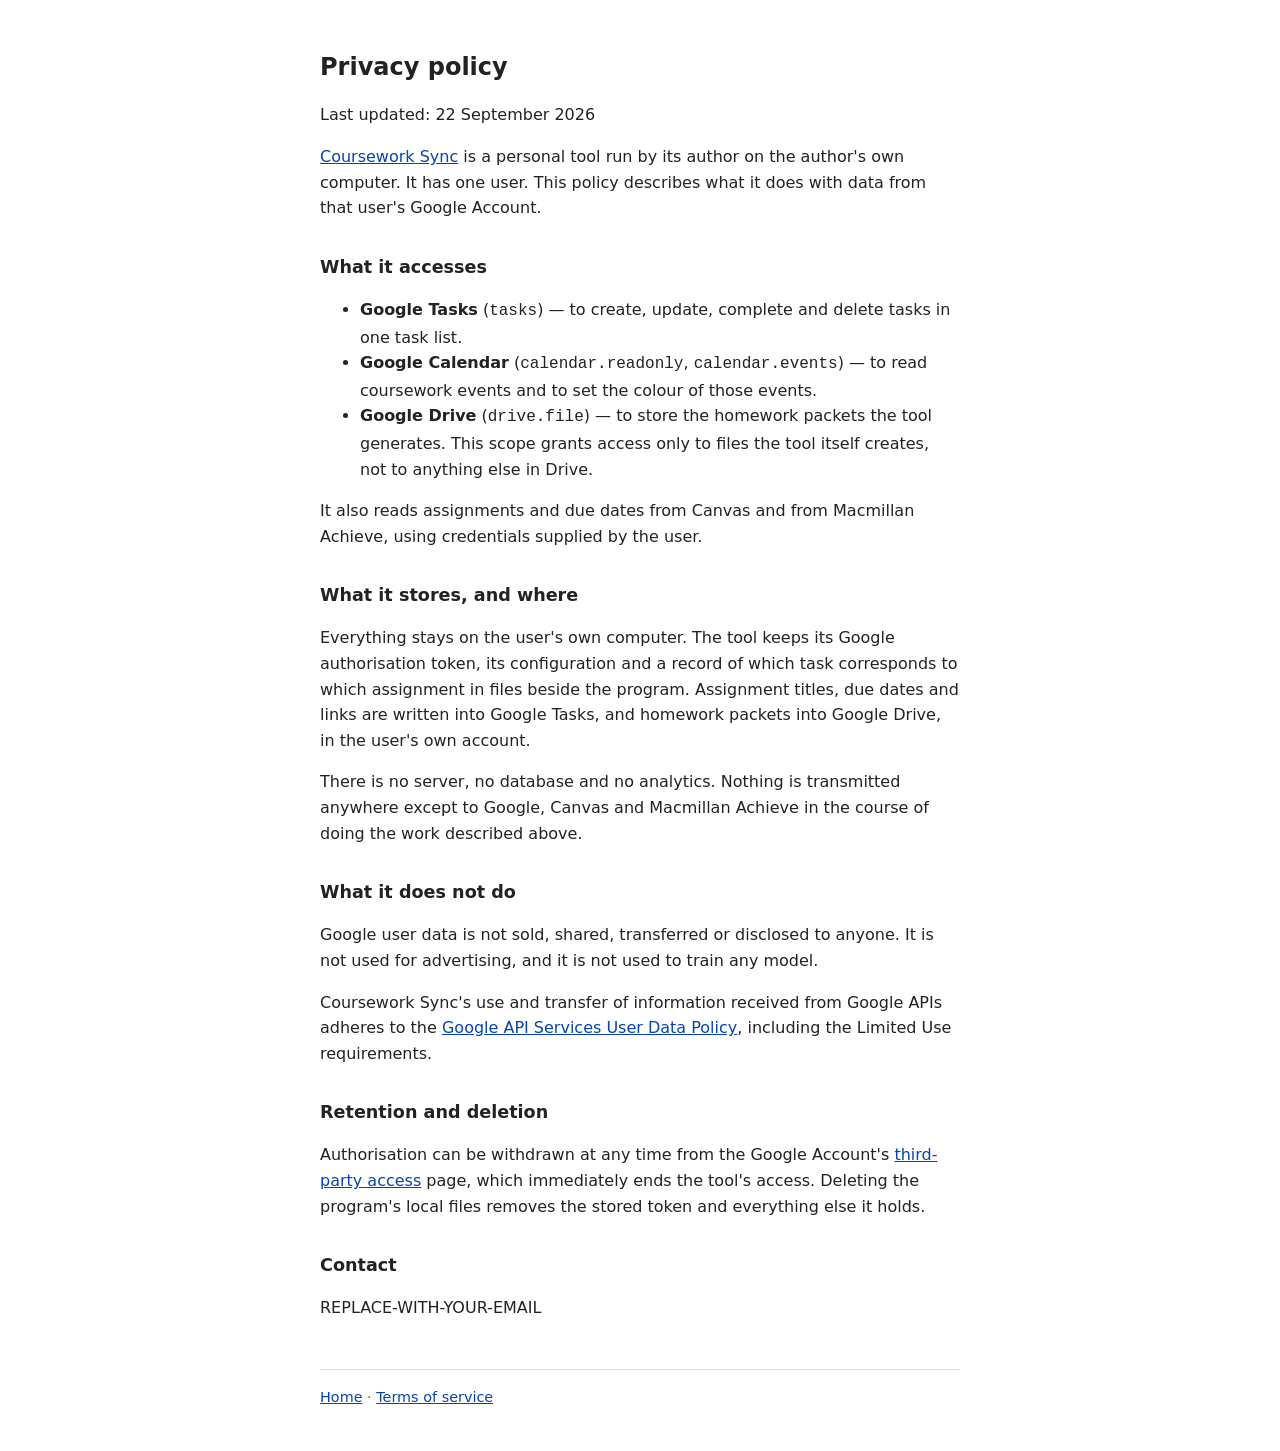
<file: coursework-sync/privacy.html>
<!DOCTYPE html>
<html lang="en">
<head>
<meta charset="utf-8">
<meta name="viewport" content="width=device-width, initial-scale=1">
<title>Privacy Policy &mdash; Coursework Sync</title>
<link rel="stylesheet" href="style.css">
</head>
<body>

<h1>Privacy policy</h1>

<p>Last updated: 22 September 2026</p>

<p><a href="index.html">Coursework Sync</a> is a personal tool run by its author
on the author's own computer. It has one user. This policy describes what it
does with data from that user's Google Account.</p>

<h2>What it accesses</h2>

<ul>
  <li><strong>Google Tasks</strong> (<code>tasks</code>) &mdash; to create,
      update, complete and delete tasks in one task list.</li>
  <li><strong>Google Calendar</strong>
      (<code>calendar.readonly</code>, <code>calendar.events</code>) &mdash; to
      read coursework events and to set the colour of those events.</li>
  <li><strong>Google Drive</strong> (<code>drive.file</code>) &mdash; to store
      the homework packets the tool generates. This scope grants access only to
      files the tool itself creates, not to anything else in Drive.</li>
</ul>

<p>It also reads assignments and due dates from Canvas and from Macmillan
Achieve, using credentials supplied by the user.</p>

<h2>What it stores, and where</h2>

<p>Everything stays on the user's own computer. The tool keeps its Google
authorisation token, its configuration and a record of which task corresponds to
which assignment in files beside the program. Assignment titles, due dates and
links are written into Google Tasks, and homework packets into Google Drive, in
the user's own account.</p>

<p>There is no server, no database and no analytics. Nothing is transmitted
anywhere except to Google, Canvas and Macmillan Achieve in the course of doing
the work described above.</p>

<h2>What it does not do</h2>

<p>Google user data is not sold, shared, transferred or disclosed to anyone. It
is not used for advertising, and it is not used to train any model.</p>

<p>Coursework Sync's use and transfer of information received from Google APIs
adheres to the
<a href="https://developers.google.com/terms/api-services-user-data-policy">Google
API Services User Data Policy</a>, including the Limited Use requirements.</p>

<h2>Retention and deletion</h2>

<p>Authorisation can be withdrawn at any time from the Google Account's
<a href="https://myaccount.google.com/permissions">third-party access</a> page,
which immediately ends the tool's access. Deleting the program's local files
removes the stored token and everything else it holds.</p>

<h2>Contact</h2>

<p>REPLACE-WITH-YOUR-EMAIL</p>

<footer>
<a href="index.html">Home</a> &middot;
<a href="terms.html">Terms of service</a>
</footer>

</body>
</html>
</file>
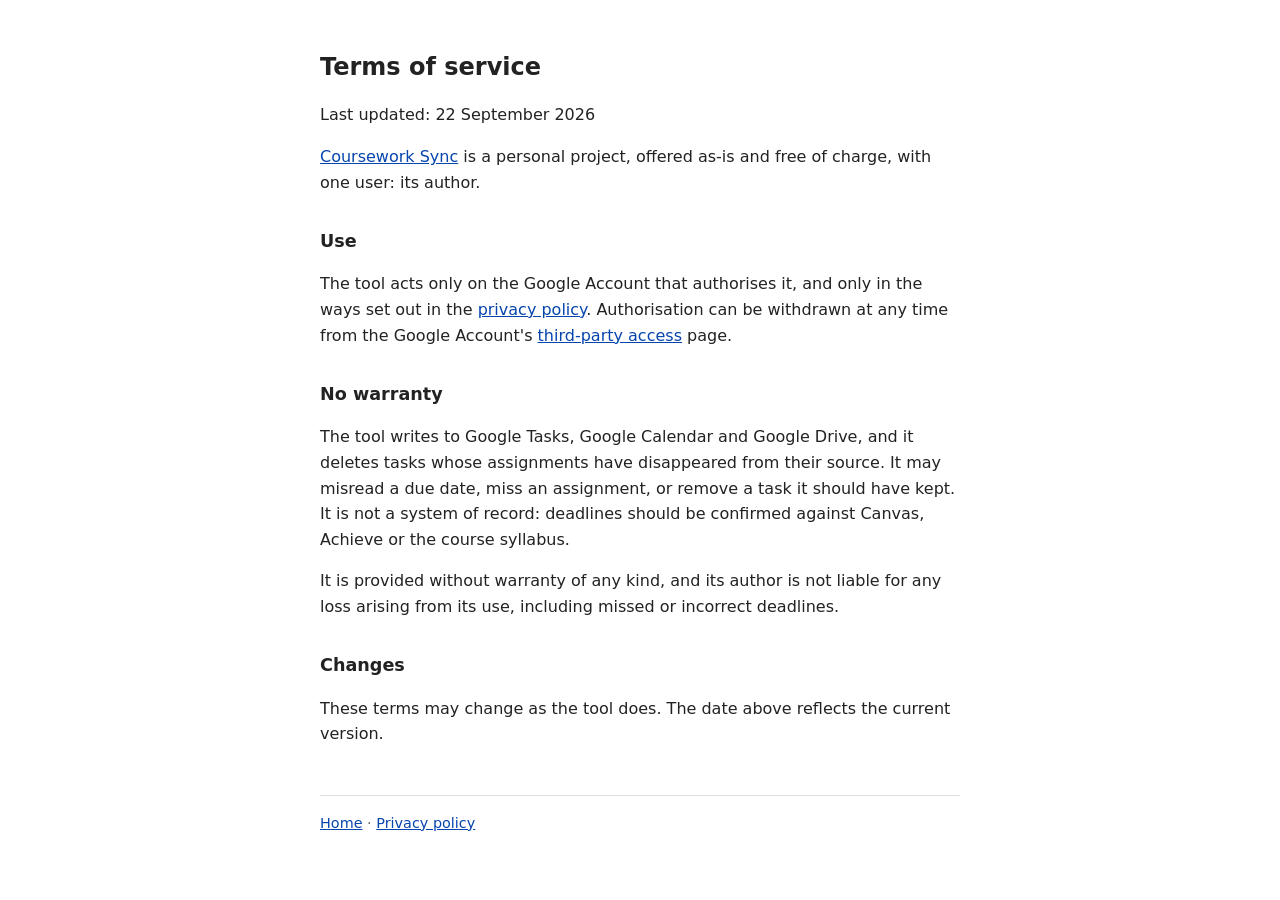
<file: coursework-sync/terms.html>
<!DOCTYPE html>
<html lang="en">
<head>
<meta charset="utf-8">
<meta name="viewport" content="width=device-width, initial-scale=1">
<title>Terms of Service &mdash; Coursework Sync</title>
<link rel="stylesheet" href="style.css">
</head>
<body>

<h1>Terms of service</h1>

<p>Last updated: 22 September 2026</p>

<p><a href="index.html">Coursework Sync</a> is a personal project, offered as-is
and free of charge, with one user: its author.</p>

<h2>Use</h2>

<p>The tool acts only on the Google Account that authorises it, and only in the
ways set out in the <a href="privacy.html">privacy policy</a>. Authorisation can
be withdrawn at any time from the Google Account's
<a href="https://myaccount.google.com/permissions">third-party access</a> page.</p>

<h2>No warranty</h2>

<p>The tool writes to Google Tasks, Google Calendar and Google Drive, and it
deletes tasks whose assignments have disappeared from their source. It may
misread a due date, miss an assignment, or remove a task it should have kept. It
is not a system of record: deadlines should be confirmed against Canvas, Achieve
or the course syllabus.</p>

<p>It is provided without warranty of any kind, and its author is not liable for
any loss arising from its use, including missed or incorrect deadlines.</p>

<h2>Changes</h2>

<p>These terms may change as the tool does. The date above reflects the current
version.</p>

<footer>
<a href="index.html">Home</a> &middot;
<a href="privacy.html">Privacy policy</a>
</footer>

</body>
</html>
</file>
<file: coursework-sync/style.css>
body {
  max-width: 40rem;
  margin: 3rem auto;
  padding: 0 1rem;
  font: 16px/1.6 system-ui, sans-serif;
  color: #222;
}

h1 { font-size: 1.5rem; }
h2 { font-size: 1.1rem; margin-top: 2rem; }
a { color: #0645ad; }

footer {
  margin-top: 3rem;
  padding-top: 1rem;
  border-top: 1px solid #ddd;
  font-size: 0.9rem;
  color: #666;
}
</file>
